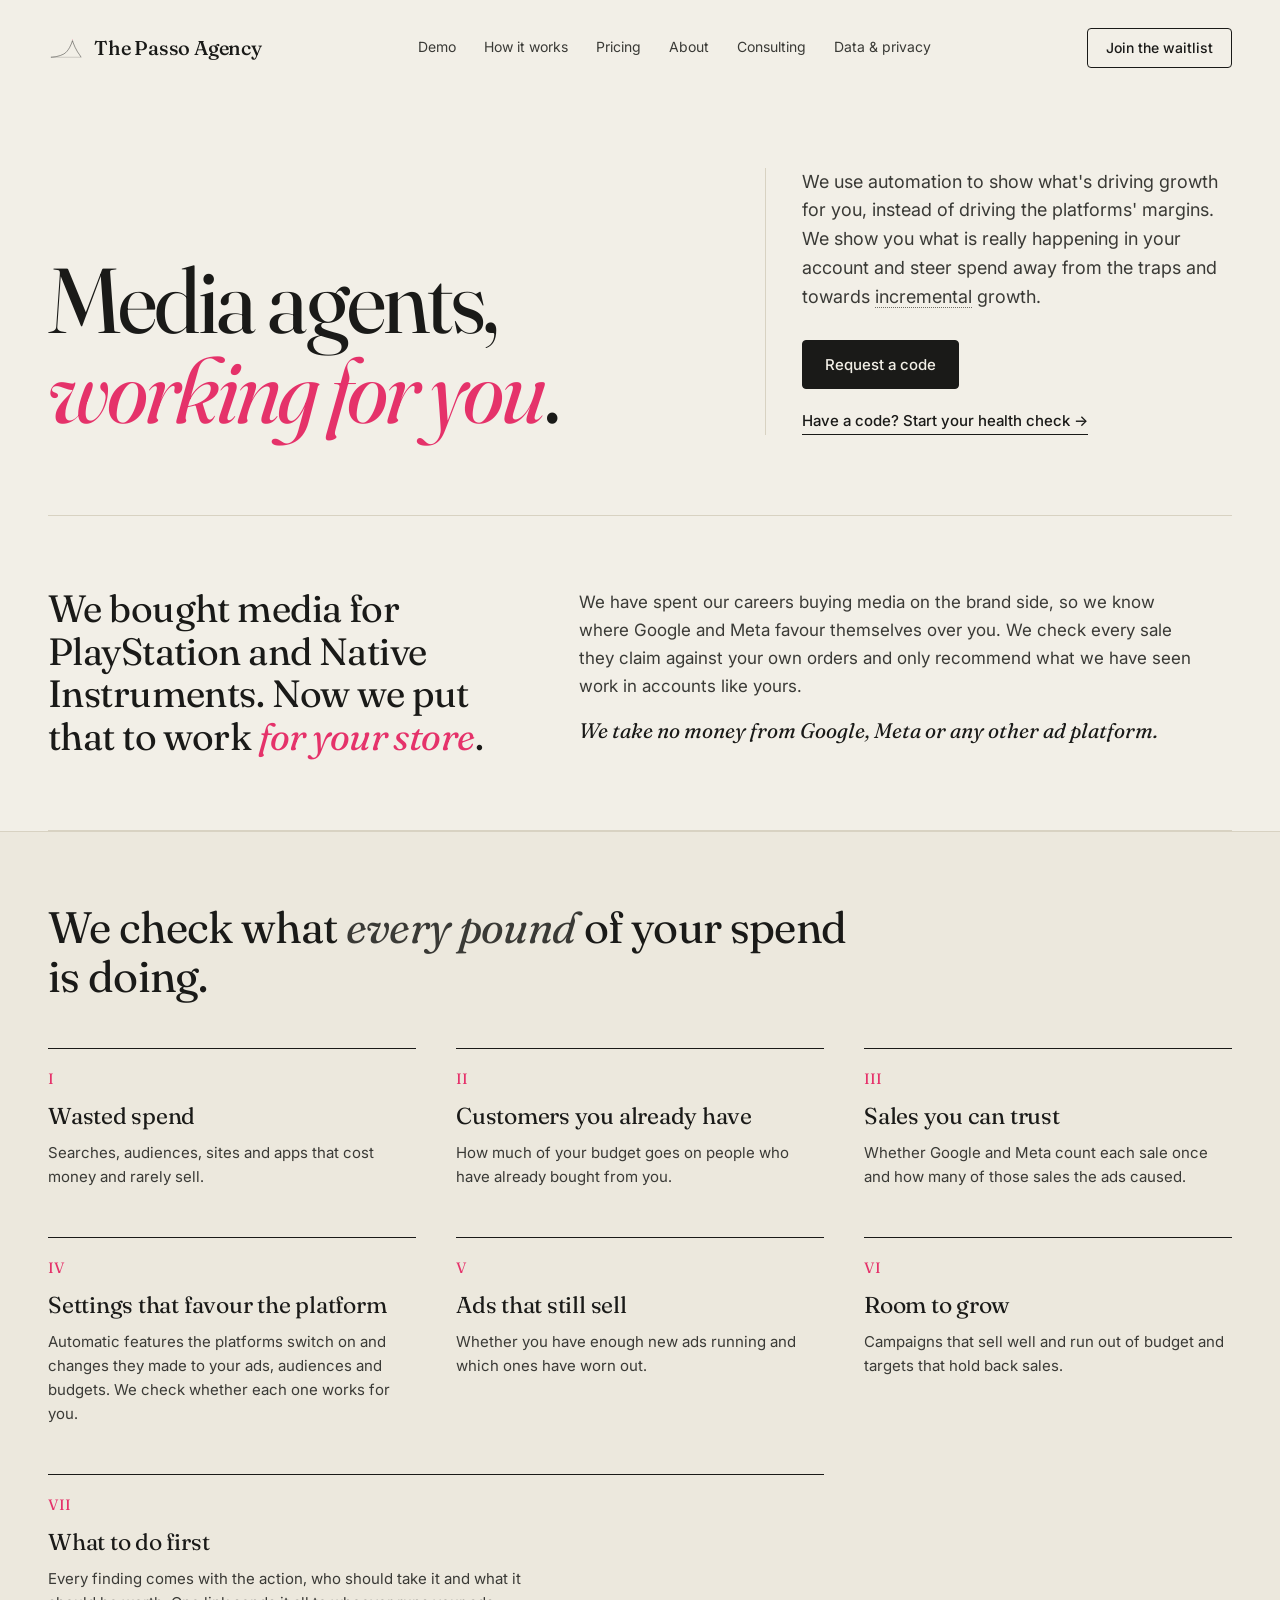
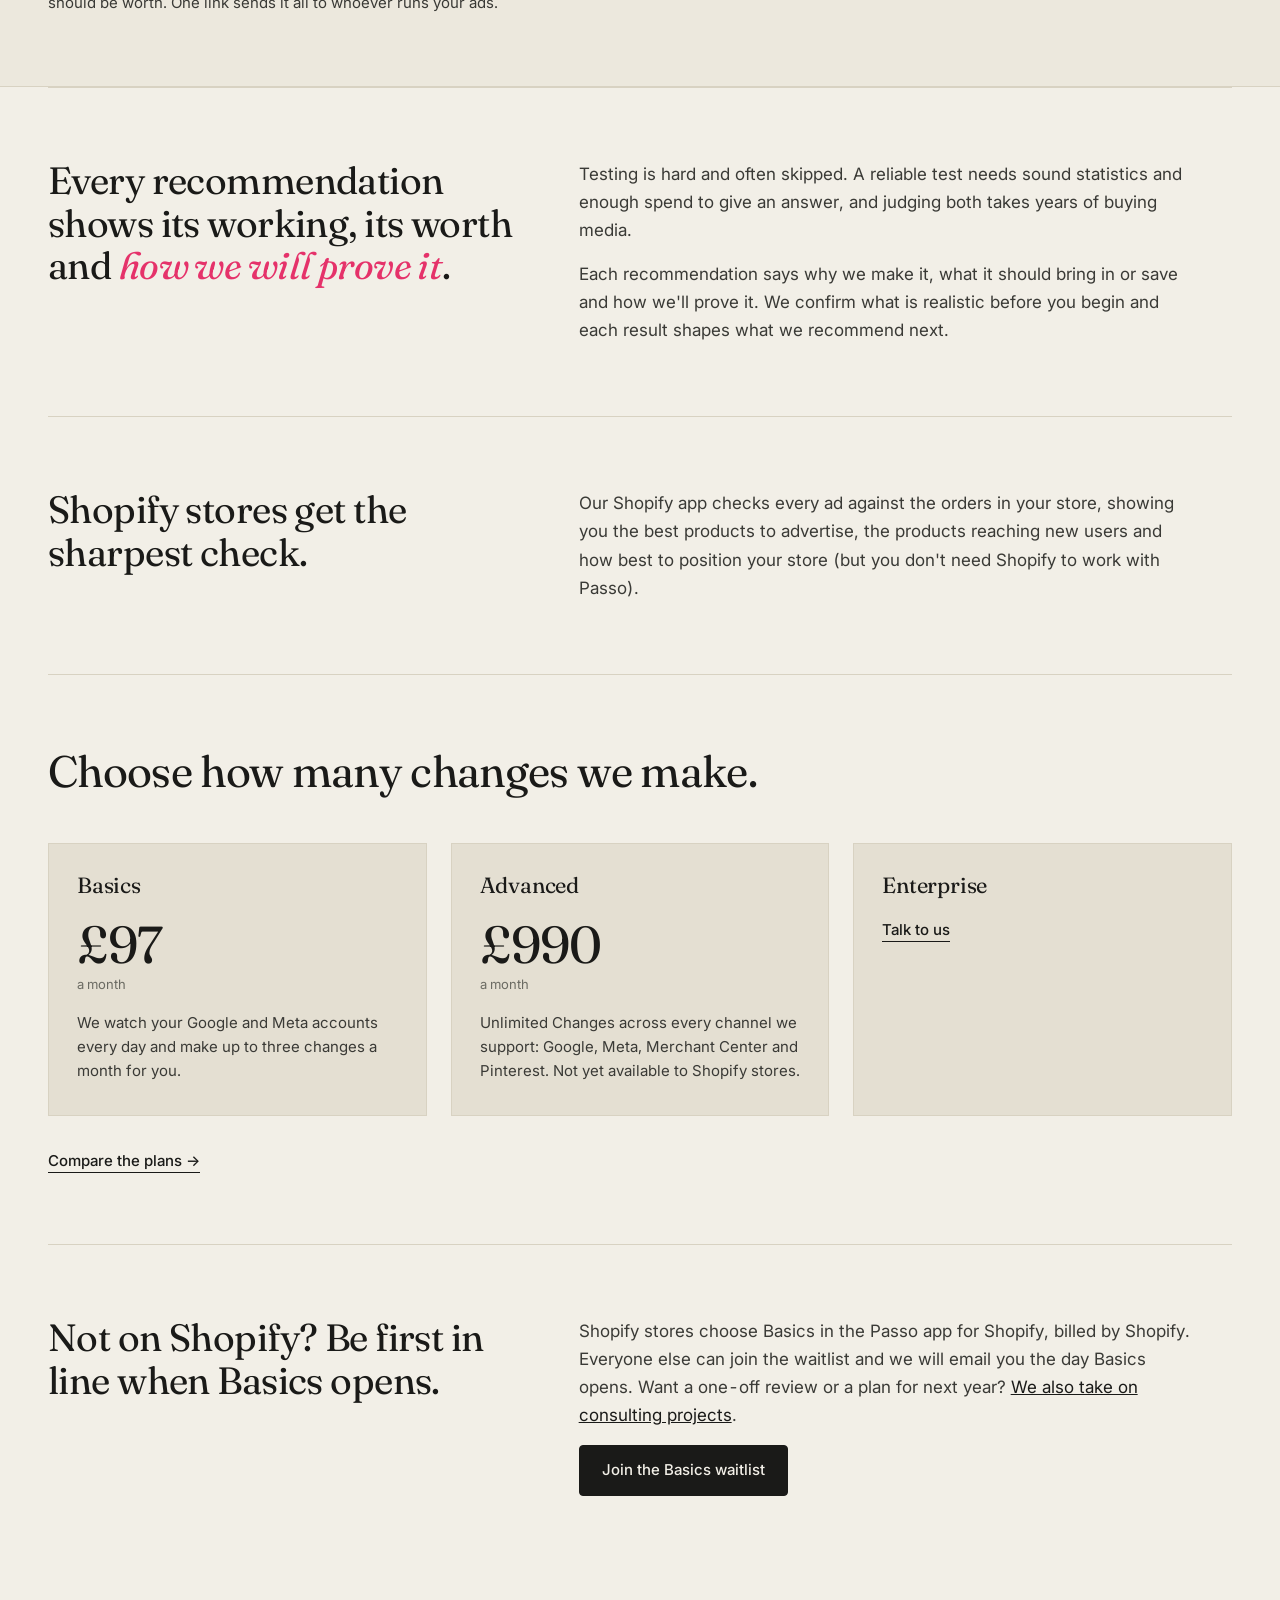
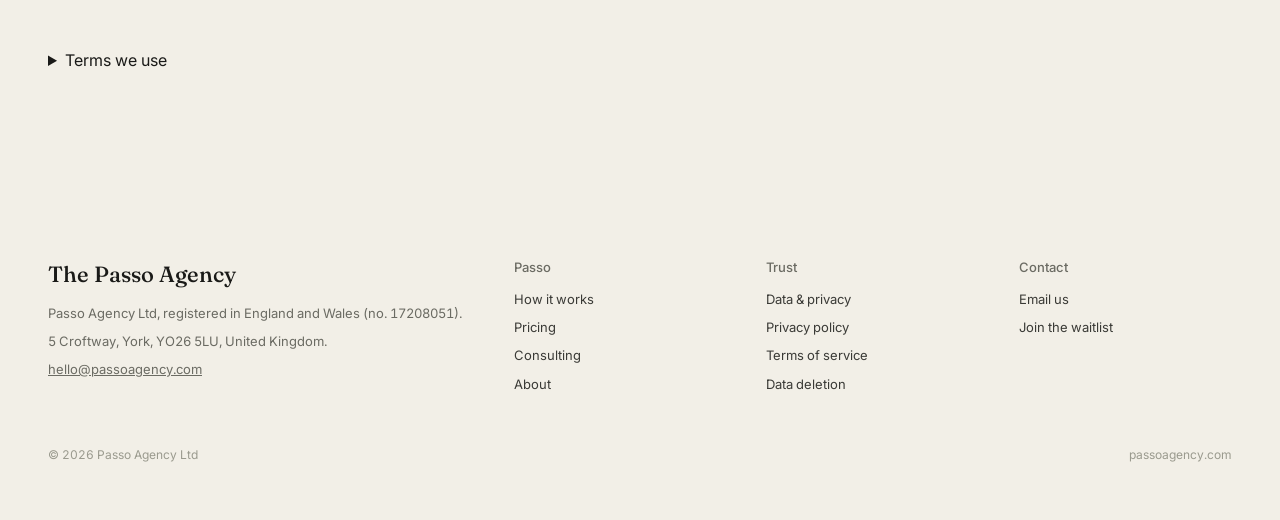
<file: index.html>
<!DOCTYPE html>
<html lang="en-GB">
<head>
  <meta charset="UTF-8" />
  <meta name="viewport" content="width=device-width, initial-scale=1.0" />
  <title>The Passo Agency</title>
  <meta name="description" content="Media agents working for you. We check what every pound of your Google and Meta spend is doing and steer it towards incremental growth." />

  <link rel="icon" type="image/svg+xml" href="data:image/svg+xml,%3Csvg xmlns='http://www.w3.org/2000/svg' viewBox='0 0 200 160' fill='none'%3E%3Cg transform='translate(16,24)'%3E%3Cline x1='120' y1='8' x2='120' y2='18' stroke='%23E5326A' stroke-width='3'/%3E%3Cpath d='M 0 110 C 14 109, 22 108, 32 106 C 46 103, 60 99, 72 92 C 86 84, 96 70, 104 56 C 112 42, 116 30, 120 18 L 124 30 C 130 46, 138 64, 148 80 C 156 92, 162 100, 168 110' stroke='%231A1A18' stroke-width='6' stroke-linejoin='miter' stroke-linecap='butt' fill='none'/%3E%3Cline x1='0' y1='110' x2='168' y2='110' stroke='%231A1A18' stroke-width='3'/%3E%3C/g%3E%3C/svg%3E" />

  <link rel="preconnect" href="https://fonts.googleapis.com" />
  <link rel="preconnect" href="https://fonts.gstatic.com" crossorigin />
  <link href="https://fonts.googleapis.com/css2?family=Fraunces:opsz,wght@9..144,400;9..144,500&family=Inter:wght@400;500;600&display=swap" rel="stylesheet" />

  <link rel="stylesheet" href="/assets/site.css" />
</head>
<body>
  <div class="page">

    <nav class="nav">
      <a class="brand" href="/" aria-label="The Passo Agency home">
        <svg class="brand-mark" viewBox="0 0 200 160" fill="none" xmlns="http://www.w3.org/2000/svg" aria-hidden="true">
          <g transform="translate(16,24)">
            <line x1="120" y1="10" x2="120" y2="16" stroke="#E5326A" stroke-width="1.5"/>
            <path d="M 0 110 C 14 109, 22 108, 32 106 C 46 103, 60 99, 72 92 C 86 84, 96 70, 104 56 C 112 42, 116 30, 120 18 L 124 30 C 130 46, 138 64, 148 80 C 156 92, 162 100, 168 110" stroke="#1A1A18" stroke-width="2.5" stroke-linejoin="miter" stroke-linecap="butt" fill="none"/>
            <line x1="0" y1="110" x2="168" y2="110" stroke="#1A1A18" stroke-width="1"/>
          </g>
        </svg>
        <span>The Passo Agency</span>
      </a>
      <div class="nav-links">
        <a href="https://clients.passoagency.com/demo/health-check">Demo</a>
        <a href="/how-it-works.html">How it works</a>
        <a href="/pricing.html">Pricing</a>
        <a href="/about.html">About</a>
        <a href="/consulting.html">Consulting</a>
        <a href="/data-privacy.html">Data &amp; privacy</a>
      </div>
      <a href="/coming-soon.html" class="nav-cta">Join the waitlist</a>
    </nav>

    <main class="hm">

      <section class="hm-hero">
        <h1 class="hm-title">Media agents, <em>working for you</em>.</h1>
        <div class="hm-hero-side">
          <p class="hm-lede">We use automation to show what's driving growth for you, instead of driving the platforms' margins. We show you what is really happening in your account and steer spend away from the traps and towards <span class="term" title="Sales your ads caused, beyond the sales you would have made anyway.">incremental</span> growth.</p>
          <p class="hm-ctas">
            <a class="btn-primary pr-btn" href="/request-code.html">Request a code</a>
            <a class="hm-link" href="https://clients.passoagency.com/invite">Have a code? Start your health check <span aria-hidden="true">&rarr;</span></a>
          </p>
        </div>
      </section>

      <section class="hm-split">
        <h2>We bought media for PlayStation and Native Instruments. Now we put that to work <em>for your store</em>.</h2>
        <div>
          <p>We have spent our careers buying media on the brand side, so we know where Google and Meta favour themselves over you. We check every sale they claim against your own orders and only recommend what we have seen work in accounts like yours.</p>
          <p class="hm-aside">We take no money from Google, Meta or any other ad platform.</p>
        </div>
      </section>

      <section class="hm-block hm-band">
        <h2 class="hm-block-title">We check what <em>every pound</em> of your spend is doing.</h2>
        <ol class="hm-checks">
          <li><span class="hm-num">I</span><h3>Wasted spend</h3><p>Searches, audiences, sites and apps that cost money and rarely sell.</p></li>
          <li><span class="hm-num">II</span><h3>Customers you already have</h3><p>How much of your budget goes on people who have already bought from you.</p></li>
          <li><span class="hm-num">III</span><h3>Sales you can trust</h3><p>Whether Google and Meta count each sale once and how many of those sales the ads caused.</p></li>
          <li><span class="hm-num">IV</span><h3>Settings that favour the platform</h3><p>Automatic features the platforms switch on and changes they made to your ads, audiences and budgets. We check whether each one works for you.</p></li>
          <li><span class="hm-num">V</span><h3>Ads that still sell</h3><p>Whether you have enough new ads running and which ones have worn out.</p></li>
          <li><span class="hm-num">VI</span><h3>Room to grow</h3><p>Campaigns that sell well and run out of budget and targets that hold back sales.</p></li>
          <li class="hm-checks-last"><span class="hm-num">VII</span><h3>What to do first</h3><p>Every finding comes with the action, who should take it and what it should be worth. One link sends it all to whoever runs your ads.</p></li>
        </ol>
      </section>

      <section class="hm-split">
        <h2>Every recommendation shows its working, its worth and <em>how we will prove it</em>.</h2>
        <div>
          <p>Testing is hard and often skipped. A reliable test needs sound statistics and enough spend to give an answer, and judging both takes years of buying media.</p>
          <p>Each recommendation says why we make it, what it should bring in or save and how we'll prove it. We confirm what is realistic before you begin and each result shapes what we recommend next.</p>
        </div>
      </section>

      <section class="hm-split">
        <h2>Shopify stores get the sharpest check.</h2>
        <div>
          <p>Our Shopify app checks every ad against the orders in your store, showing you the best products to advertise, the products reaching new users and how best to position your store (but you don't need Shopify to work with Passo).</p>
        </div>
      </section>

      <section class="hm-block">
        <h2 class="hm-block-title">Choose how many changes we make.</h2>
        <div class="hm-plans">
          <div class="hm-plan">
            <h3>Basics</h3>
            <p class="hm-price">£97<span>a month</span></p>
            <p>We watch your Google and Meta accounts every day and make up to three changes a month for you.</p>
          </div>
          <div class="hm-plan">
            <h3>Advanced</h3>
            <p class="hm-price">£990<span>a month</span></p>
            <p>Unlimited Changes across every channel we support: Google, Meta, Merchant Center and Pinterest. Not yet available to Shopify stores.</p>
          </div>
          <div class="hm-plan">
            <h3>Enterprise</h3>
            <p><a class="hm-link" href="mailto:hello@passoagency.com?subject=Enterprise">Talk to us</a></p>
          </div>
        </div>
        <p class="hm-more"><a class="hm-link" href="/pricing.html">Compare the plans <span aria-hidden="true">&rarr;</span></a></p>
      </section>

      <section class="hm-split hm-close">
        <h2>Not on Shopify? Be first in line when Basics opens.</h2>
        <div>
          <p>Shopify stores choose Basics in the Passo app for Shopify, billed by Shopify. Everyone else can join the waitlist and we will email you the day Basics opens. Want a one-off review or a plan for next year? <a href="/consulting.html">We also take on consulting projects</a>.</p>
          <p><a class="btn-primary pr-btn" href="/coming-soon.html">Join the Basics waitlist</a></p>
        </div>
      </section>

      <section class="pr-fold">
        <details>
          <summary>Terms we use</summary>
          <dl class="pr-terms">
            <dt>Incremental</dt><dd>Sales your ads caused, beyond the sales you would have made anyway.</dd>
          </dl>
        </details>
      </section>

    </main>

    <footer class="site-foot">
      <div class="foot-grid">
        <div>
          <div class="foot-brand">The Passo Agency</div>
          <div>Passo Agency Ltd, registered in England and Wales (no. 17208051).</div>
          <div style="margin-top: 8px;">5 Croftway, York, YO26 5LU, United Kingdom.</div>
          <div style="margin-top: 8px;"><a href="mailto:hello@passoagency.com">hello@passoagency.com</a></div>
        </div>
        <div class="foot-col">
          <h5>Passo</h5>
          <ul>
            <li><a href="/how-it-works.html">How it works</a></li>
            <li><a href="/pricing.html">Pricing</a></li>
            <li><a href="/consulting.html">Consulting</a></li>
            <li><a href="/about.html">About</a></li>
          </ul>
        </div>
        <div class="foot-col">
          <h5>Trust</h5>
          <ul>
            <li><a href="/data-privacy.html">Data &amp; privacy</a></li>
            <li><a href="/privacy.html">Privacy policy</a></li>
            <li><a href="/terms.html">Terms of service</a></li>
            <li><a href="/data-deletion.html">Data deletion</a></li>
          </ul>
        </div>
        <div class="foot-col">
          <h5>Contact</h5>
          <ul>
            <li><a href="mailto:hello@passoagency.com">Email us</a></li>
            <li><a href="/coming-soon.html">Join the waitlist</a></li>
          </ul>
        </div>
      </div>
      <div class="foot-bottom">
        <div>&copy; 2026 Passo Agency Ltd</div>
        <div>passoagency.com</div>
      </div>
    </footer>

  </div>
</body>
</html>
</file>
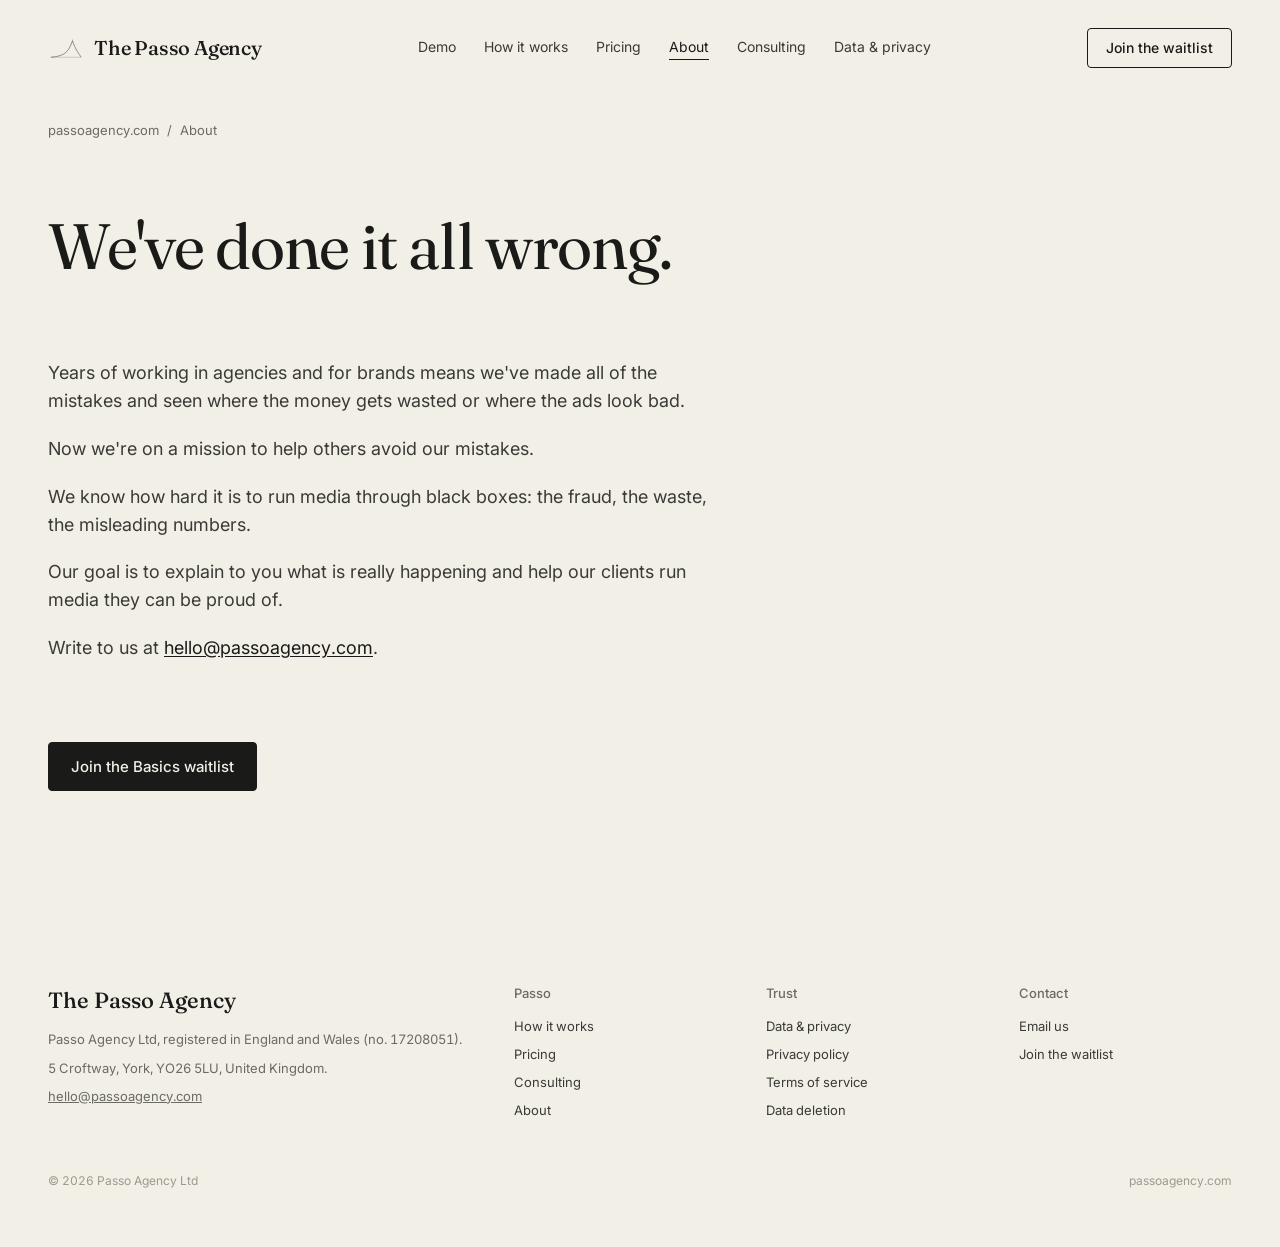
<file: about.html>
<!DOCTYPE html>
<html lang="en-GB">
<head>
  <meta charset="UTF-8" />
  <meta name="viewport" content="width=device-width, initial-scale=1.0" />
  <title>About The Passo Agency</title>
  <meta name="description" content="We have made the mistakes in media buying, so we help our clients avoid them and run media they can be proud of." />

  <link rel="icon" type="image/svg+xml" href="data:image/svg+xml,%3Csvg xmlns='http://www.w3.org/2000/svg' viewBox='0 0 200 160' fill='none'%3E%3Cg transform='translate(16,24)'%3E%3Cline x1='120' y1='8' x2='120' y2='18' stroke='%23E5326A' stroke-width='3'/%3E%3Cpath d='M 0 110 C 14 109, 22 108, 32 106 C 46 103, 60 99, 72 92 C 86 84, 96 70, 104 56 C 112 42, 116 30, 120 18 L 124 30 C 130 46, 138 64, 148 80 C 156 92, 162 100, 168 110' stroke='%231A1A18' stroke-width='6' stroke-linejoin='miter' stroke-linecap='butt' fill='none'/%3E%3Cline x1='0' y1='110' x2='168' y2='110' stroke='%231A1A18' stroke-width='3'/%3E%3C/g%3E%3C/svg%3E" />

  <link rel="preconnect" href="https://fonts.googleapis.com" />
  <link rel="preconnect" href="https://fonts.gstatic.com" crossorigin />
  <link href="https://fonts.googleapis.com/css2?family=Fraunces:opsz,wght@9..144,400;9..144,500&family=Inter:wght@400;500;600&display=swap" rel="stylesheet" />

  <link rel="stylesheet" href="/assets/site.css" />
</head>
<body>
  <div class="page">

    <nav class="nav">
      <a class="brand" href="/" aria-label="The Passo Agency home">
        <svg class="brand-mark" viewBox="0 0 200 160" fill="none" xmlns="http://www.w3.org/2000/svg" aria-hidden="true">
          <g transform="translate(16,24)">
            <line x1="120" y1="10" x2="120" y2="16" stroke="#E5326A" stroke-width="1.5"/>
            <path d="M 0 110 C 14 109, 22 108, 32 106 C 46 103, 60 99, 72 92 C 86 84, 96 70, 104 56 C 112 42, 116 30, 120 18 L 124 30 C 130 46, 138 64, 148 80 C 156 92, 162 100, 168 110" stroke="#1A1A18" stroke-width="2.5" stroke-linejoin="miter" stroke-linecap="butt" fill="none"/>
            <line x1="0" y1="110" x2="168" y2="110" stroke="#1A1A18" stroke-width="1"/>
          </g>
        </svg>
        <span>The Passo Agency</span>
      </a>
      <div class="nav-links">
        <a href="https://clients.passoagency.com/demo/health-check">Demo</a>
        <a href="/how-it-works.html">How it works</a>
        <a href="/pricing.html">Pricing</a>
        <a href="/about.html" class="active">About</a>
        <a href="/consulting.html">Consulting</a>
        <a href="/data-privacy.html">Data &amp; privacy</a>
      </div>
      <a href="/coming-soon.html" class="nav-cta">Join the waitlist</a>
    </nav>

    <div class="crumbs">
      <a href="/">passoagency.com</a><span class="sep">/</span><span>About</span>
    </div>

    <main class="pr pg">

      <h1>We've done it all wrong.</h1>

      <section class="pg-section pg-prose">
        <p>Years of working in agencies and for brands means we've made all of the mistakes and seen where the money gets wasted or where the ads look bad.</p>
        <p>Now we're on a mission to help others avoid our mistakes.</p>
        <p>We know how hard it is to run media through black boxes: the fraud, the waste, the misleading numbers.</p>
        <p>Our goal is to explain to you what is really happening and help our clients run media they can be proud of.</p>
        <p>Write to us at <a href="mailto:hello@passoagency.com">hello@passoagency.com</a>.</p>
      </section>

      <section class="pg-section">
        <p><a class="btn-primary pr-btn" href="/coming-soon.html">Join the Basics waitlist</a></p>
      </section>

    </main>

    <footer class="site-foot">
      <div class="foot-grid">
        <div>
          <div class="foot-brand">The Passo Agency</div>
          <div>Passo Agency Ltd, registered in England and Wales (no. 17208051).</div>
          <div style="margin-top: 8px;">5 Croftway, York, YO26 5LU, United Kingdom.</div>
          <div style="margin-top: 8px;"><a href="mailto:hello@passoagency.com">hello@passoagency.com</a></div>
        </div>
        <div class="foot-col">
          <h5>Passo</h5>
          <ul>
            <li><a href="/how-it-works.html">How it works</a></li>
            <li><a href="/pricing.html">Pricing</a></li>
            <li><a href="/consulting.html">Consulting</a></li>
            <li><a href="/about.html">About</a></li>
          </ul>
        </div>
        <div class="foot-col">
          <h5>Trust</h5>
          <ul>
            <li><a href="/data-privacy.html">Data &amp; privacy</a></li>
            <li><a href="/privacy.html">Privacy policy</a></li>
            <li><a href="/terms.html">Terms of service</a></li>
            <li><a href="/data-deletion.html">Data deletion</a></li>
          </ul>
        </div>
        <div class="foot-col">
          <h5>Contact</h5>
          <ul>
            <li><a href="mailto:hello@passoagency.com">Email us</a></li>
            <li><a href="/coming-soon.html">Join the waitlist</a></li>
          </ul>
        </div>
      </div>
      <div class="foot-bottom">
        <div>&copy; 2026 Passo Agency Ltd</div>
        <div>passoagency.com</div>
      </div>
    </footer>

  </div>
</body>
</html>
</file>
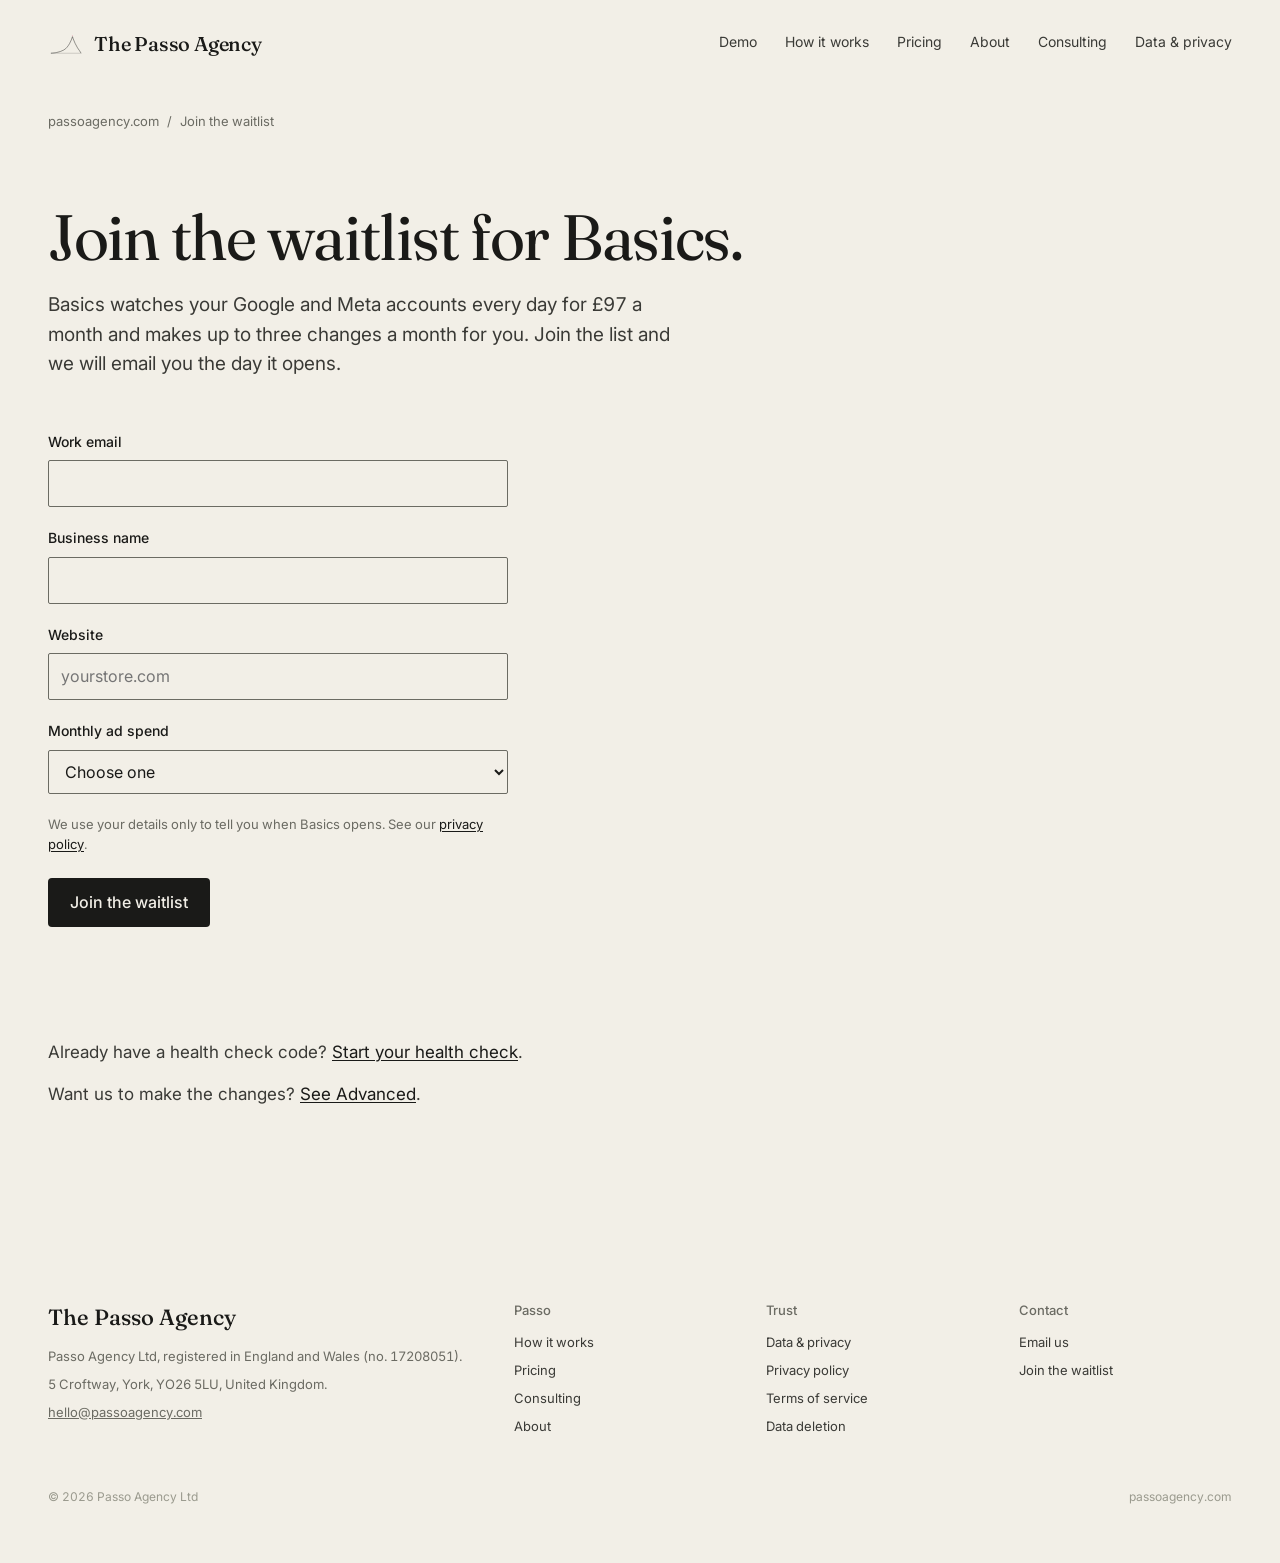
<file: coming-soon.html>
<!DOCTYPE html>
<html lang="en-GB">
<head>
  <meta charset="UTF-8" />
  <meta name="viewport" content="width=device-width, initial-scale=1.0" />
  <title>Join the Basics waitlist</title>
  <meta name="description" content="Join the waitlist for Basics: a monthly check of your Google and Meta accounts for £97 a month." />

  <link rel="icon" type="image/svg+xml" href="data:image/svg+xml,%3Csvg xmlns='http://www.w3.org/2000/svg' viewBox='0 0 200 160' fill='none'%3E%3Cg transform='translate(16,24)'%3E%3Cline x1='120' y1='8' x2='120' y2='18' stroke='%23E5326A' stroke-width='3'/%3E%3Cpath d='M 0 110 C 14 109, 22 108, 32 106 C 46 103, 60 99, 72 92 C 86 84, 96 70, 104 56 C 112 42, 116 30, 120 18 L 124 30 C 130 46, 138 64, 148 80 C 156 92, 162 100, 168 110' stroke='%231A1A18' stroke-width='6' stroke-linejoin='miter' stroke-linecap='butt' fill='none'/%3E%3Cline x1='0' y1='110' x2='168' y2='110' stroke='%231A1A18' stroke-width='3'/%3E%3C/g%3E%3C/svg%3E" />

  <link rel="preconnect" href="https://fonts.googleapis.com" />
  <link rel="preconnect" href="https://fonts.gstatic.com" crossorigin />
  <link href="https://fonts.googleapis.com/css2?family=Fraunces:opsz,wght@9..144,400;9..144,500&family=Inter:wght@400;500;600&display=swap" rel="stylesheet" />

  <link rel="stylesheet" href="/assets/site.css" />
</head>
<body>
  <div class="page">

    <nav class="nav">
      <a class="brand" href="/" aria-label="The Passo Agency home">
        <svg class="brand-mark" viewBox="0 0 200 160" fill="none" xmlns="http://www.w3.org/2000/svg" aria-hidden="true">
          <g transform="translate(16,24)">
            <line x1="120" y1="10" x2="120" y2="16" stroke="#E5326A" stroke-width="1.5"/>
            <path d="M 0 110 C 14 109, 22 108, 32 106 C 46 103, 60 99, 72 92 C 86 84, 96 70, 104 56 C 112 42, 116 30, 120 18 L 124 30 C 130 46, 138 64, 148 80 C 156 92, 162 100, 168 110" stroke="#1A1A18" stroke-width="2.5" stroke-linejoin="miter" stroke-linecap="butt" fill="none"/>
            <line x1="0" y1="110" x2="168" y2="110" stroke="#1A1A18" stroke-width="1"/>
          </g>
        </svg>
        <span>The Passo Agency</span>
      </a>
      <div class="nav-links">
        <a href="https://clients.passoagency.com/demo/health-check">Demo</a>
        <a href="/how-it-works.html">How it works</a>
        <a href="/pricing.html">Pricing</a>
        <a href="/about.html">About</a>
        <a href="/consulting.html">Consulting</a>
        <a href="/data-privacy.html">Data &amp; privacy</a>
      </div>
    </nav>

    <div class="crumbs">
      <a href="/">passoagency.com</a><span class="sep">/</span><span>Join the waitlist</span>
    </div>

    <main class="pr pg">

      <h1>Join the waitlist for Basics.</h1>
      <p class="pr-lede">Basics watches your Google and Meta accounts every day for £97 a month and makes up to three changes a month for you. Join the list and we will email you the day it opens.</p>

      <form class="wl" id="waitlist" action="https://prospects.passoagency.com/api/waitlist" method="post">
        <label for="wl-email">Work email</label>
        <input id="wl-email" name="email" type="email" autocomplete="email" required />
        <label for="wl-business">Business name</label>
        <input id="wl-business" name="business" type="text" autocomplete="organization" />
        <label for="wl-website">Website</label>
        <input id="wl-website" name="website" type="text" inputmode="url" placeholder="yourstore.com" />
        <label for="wl-spend">Monthly ad spend</label>
        <select id="wl-spend" name="monthly_spend">
          <option value="">Choose one</option>
          <option value="under_5k">Under £5,000</option>
          <option value="5k_20k">£5,000 to £20,000</option>
          <option value="20k_50k">£20,000 to £50,000</option>
          <option value="50k_250k">£50,000 to £250,000</option>
          <option value="over_250k">Over £250,000</option>
        </select>
        <div class="wl-hidden" aria-hidden="true"><label for="wl-company-url">Leave this empty</label><input id="wl-company-url" name="company_url" type="text" tabindex="-1" autocomplete="off" /></div>
        <p class="wl-note">We use your details only to tell you when Basics opens. See our <a href="/privacy.html">privacy policy</a>.</p>
        <button class="btn-primary pr-btn" type="submit">Join the waitlist</button>
        <p class="wl-status" id="wl-status" role="status" aria-live="polite"></p>
      </form>

      <p class="wl-done" id="joined">You are on the list. We will email you the day Basics opens.</p>
      <p class="wl-done" id="not-joined">We could not save your details. Please try again or write to <a href="mailto:hello@passoagency.com">hello@passoagency.com</a>.</p>

      <section class="pg-section">
        <p class="pg-text">Already have a health check code? <a href="https://clients.passoagency.com/invite">Start your health check</a>.</p>
        <p class="pg-text">Want us to make the changes? <a href="/pricing.html">See Advanced</a>.</p>
      </section>

    </main>

  <script>
    (function () {
      var form = document.getElementById('waitlist');
      var status = document.getElementById('wl-status');
      form.addEventListener('submit', function (e) {
        e.preventDefault();
        var button = form.querySelector('button');
        button.disabled = true;
        status.textContent = 'Saving';
        var data = {};
        new FormData(form).forEach(function (v, k) { data[k] = v; });
        fetch(form.action, { method: 'POST', headers: { 'content-type': 'application/json' }, body: JSON.stringify(data) })
          .then(function (r) { return r.json().then(function (j) { return r.ok && j.ok; }); })
          .then(function (ok) {
            if (ok) { form.hidden = true; document.getElementById('joined').classList.add('show'); }
            else { status.textContent = 'Please check your email address and try again.'; button.disabled = false; }
          })
          .catch(function () { status.textContent = 'We could not save your details. Please try again.'; button.disabled = false; });
      });
    })();
  </script>

    <footer class="site-foot">
      <div class="foot-grid">
        <div>
          <div class="foot-brand">The Passo Agency</div>
          <div>Passo Agency Ltd, registered in England and Wales (no. 17208051).</div>
          <div style="margin-top: 8px;">5 Croftway, York, YO26 5LU, United Kingdom.</div>
          <div style="margin-top: 8px;"><a href="mailto:hello@passoagency.com">hello@passoagency.com</a></div>
        </div>
        <div class="foot-col">
          <h5>Passo</h5>
          <ul>
            <li><a href="/how-it-works.html">How it works</a></li>
            <li><a href="/pricing.html">Pricing</a></li>
            <li><a href="/consulting.html">Consulting</a></li>
            <li><a href="/about.html">About</a></li>
          </ul>
        </div>
        <div class="foot-col">
          <h5>Trust</h5>
          <ul>
            <li><a href="/data-privacy.html">Data &amp; privacy</a></li>
            <li><a href="/privacy.html">Privacy policy</a></li>
            <li><a href="/terms.html">Terms of service</a></li>
            <li><a href="/data-deletion.html">Data deletion</a></li>
          </ul>
        </div>
        <div class="foot-col">
          <h5>Contact</h5>
          <ul>
            <li><a href="mailto:hello@passoagency.com">Email us</a></li>
            <li><a href="/coming-soon.html">Join the waitlist</a></li>
          </ul>
        </div>
      </div>
      <div class="foot-bottom">
        <div>&copy; 2026 Passo Agency Ltd</div>
        <div>passoagency.com</div>
      </div>
    </footer>

  </div>
</body>
</html>
</file>
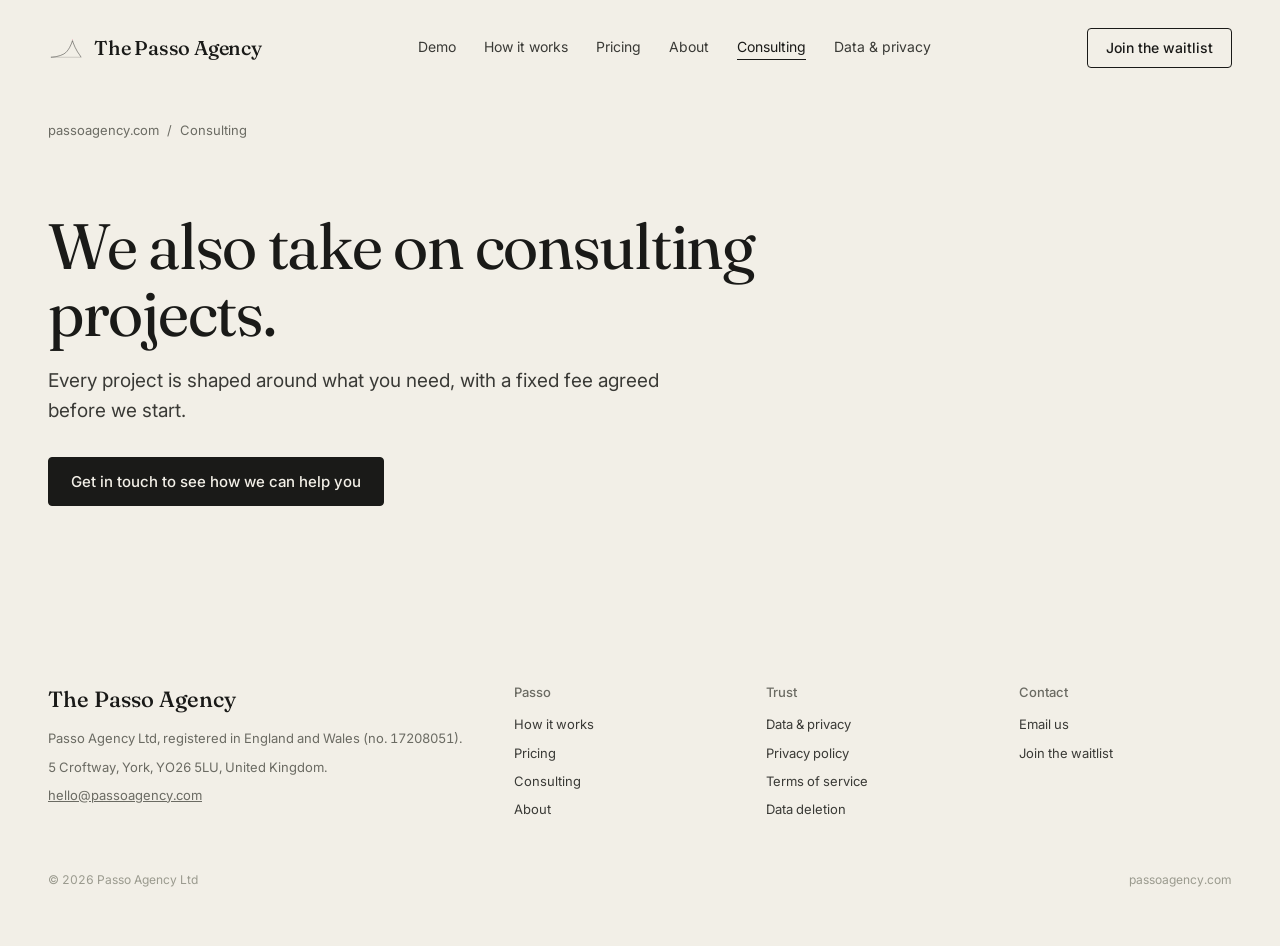
<file: consulting.html>
<!DOCTYPE html>
<html lang="en-GB">
<head>
  <meta charset="UTF-8" />
  <meta name="viewport" content="width=device-width, initial-scale=1.0" />
  <title>Consulting from The Passo Agency</title>
  <meta name="description" content="Consulting projects for advertisers, each shaped around what you need with a fixed fee agreed before we start." />

  <link rel="icon" type="image/svg+xml" href="data:image/svg+xml,%3Csvg xmlns='http://www.w3.org/2000/svg' viewBox='0 0 200 160' fill='none'%3E%3Cg transform='translate(16,24)'%3E%3Cline x1='120' y1='8' x2='120' y2='18' stroke='%23E5326A' stroke-width='3'/%3E%3Cpath d='M 0 110 C 14 109, 22 108, 32 106 C 46 103, 60 99, 72 92 C 86 84, 96 70, 104 56 C 112 42, 116 30, 120 18 L 124 30 C 130 46, 138 64, 148 80 C 156 92, 162 100, 168 110' stroke='%231A1A18' stroke-width='6' stroke-linejoin='miter' stroke-linecap='butt' fill='none'/%3E%3Cline x1='0' y1='110' x2='168' y2='110' stroke='%231A1A18' stroke-width='3'/%3E%3C/g%3E%3C/svg%3E" />

  <link rel="preconnect" href="https://fonts.googleapis.com" />
  <link rel="preconnect" href="https://fonts.gstatic.com" crossorigin />
  <link href="https://fonts.googleapis.com/css2?family=Fraunces:opsz,wght@9..144,400;9..144,500&family=Inter:wght@400;500;600&display=swap" rel="stylesheet" />

  <link rel="stylesheet" href="/assets/site.css" />
</head>
<body>
  <div class="page">

    <nav class="nav">
      <a class="brand" href="/" aria-label="The Passo Agency home">
        <svg class="brand-mark" viewBox="0 0 200 160" fill="none" xmlns="http://www.w3.org/2000/svg" aria-hidden="true">
          <g transform="translate(16,24)">
            <line x1="120" y1="10" x2="120" y2="16" stroke="#E5326A" stroke-width="1.5"/>
            <path d="M 0 110 C 14 109, 22 108, 32 106 C 46 103, 60 99, 72 92 C 86 84, 96 70, 104 56 C 112 42, 116 30, 120 18 L 124 30 C 130 46, 138 64, 148 80 C 156 92, 162 100, 168 110" stroke="#1A1A18" stroke-width="2.5" stroke-linejoin="miter" stroke-linecap="butt" fill="none"/>
            <line x1="0" y1="110" x2="168" y2="110" stroke="#1A1A18" stroke-width="1"/>
          </g>
        </svg>
        <span>The Passo Agency</span>
      </a>
      <div class="nav-links">
        <a href="https://clients.passoagency.com/demo/health-check">Demo</a>
        <a href="/how-it-works.html">How it works</a>
        <a href="/pricing.html">Pricing</a>
        <a href="/about.html">About</a>
        <a href="/consulting.html" class="active">Consulting</a>
        <a href="/data-privacy.html">Data &amp; privacy</a>
      </div>
      <a href="/coming-soon.html" class="nav-cta">Join the waitlist</a>
    </nav>

    <div class="crumbs">
      <a href="/">passoagency.com</a><span class="sep">/</span><span>Consulting</span>
    </div>

    <main class="pr pg">

      <h1>We also take on consulting projects.</h1>
      <p class="pr-lede">Every project is shaped around what you need, with a fixed fee agreed before we start.</p>
      <p class="pg-ctas"><a class="btn-primary pr-btn" href="mailto:hello@passoagency.com?subject=Consulting">Get in touch to see how we can help you</a></p>

    </main>

    <footer class="site-foot">
      <div class="foot-grid">
        <div>
          <div class="foot-brand">The Passo Agency</div>
          <div>Passo Agency Ltd, registered in England and Wales (no. 17208051).</div>
          <div style="margin-top: 8px;">5 Croftway, York, YO26 5LU, United Kingdom.</div>
          <div style="margin-top: 8px;"><a href="mailto:hello@passoagency.com">hello@passoagency.com</a></div>
        </div>
        <div class="foot-col">
          <h5>Passo</h5>
          <ul>
            <li><a href="/how-it-works.html">How it works</a></li>
            <li><a href="/pricing.html">Pricing</a></li>
            <li><a href="/consulting.html">Consulting</a></li>
            <li><a href="/about.html">About</a></li>
          </ul>
        </div>
        <div class="foot-col">
          <h5>Trust</h5>
          <ul>
            <li><a href="/data-privacy.html">Data &amp; privacy</a></li>
            <li><a href="/privacy.html">Privacy policy</a></li>
            <li><a href="/terms.html">Terms of service</a></li>
            <li><a href="/data-deletion.html">Data deletion</a></li>
          </ul>
        </div>
        <div class="foot-col">
          <h5>Contact</h5>
          <ul>
            <li><a href="mailto:hello@passoagency.com">Email us</a></li>
            <li><a href="/coming-soon.html">Join the waitlist</a></li>
          </ul>
        </div>
      </div>
      <div class="foot-bottom">
        <div>&copy; 2026 Passo Agency Ltd</div>
        <div>passoagency.com</div>
      </div>
    </footer>

  </div>
</body>
</html>
</file>
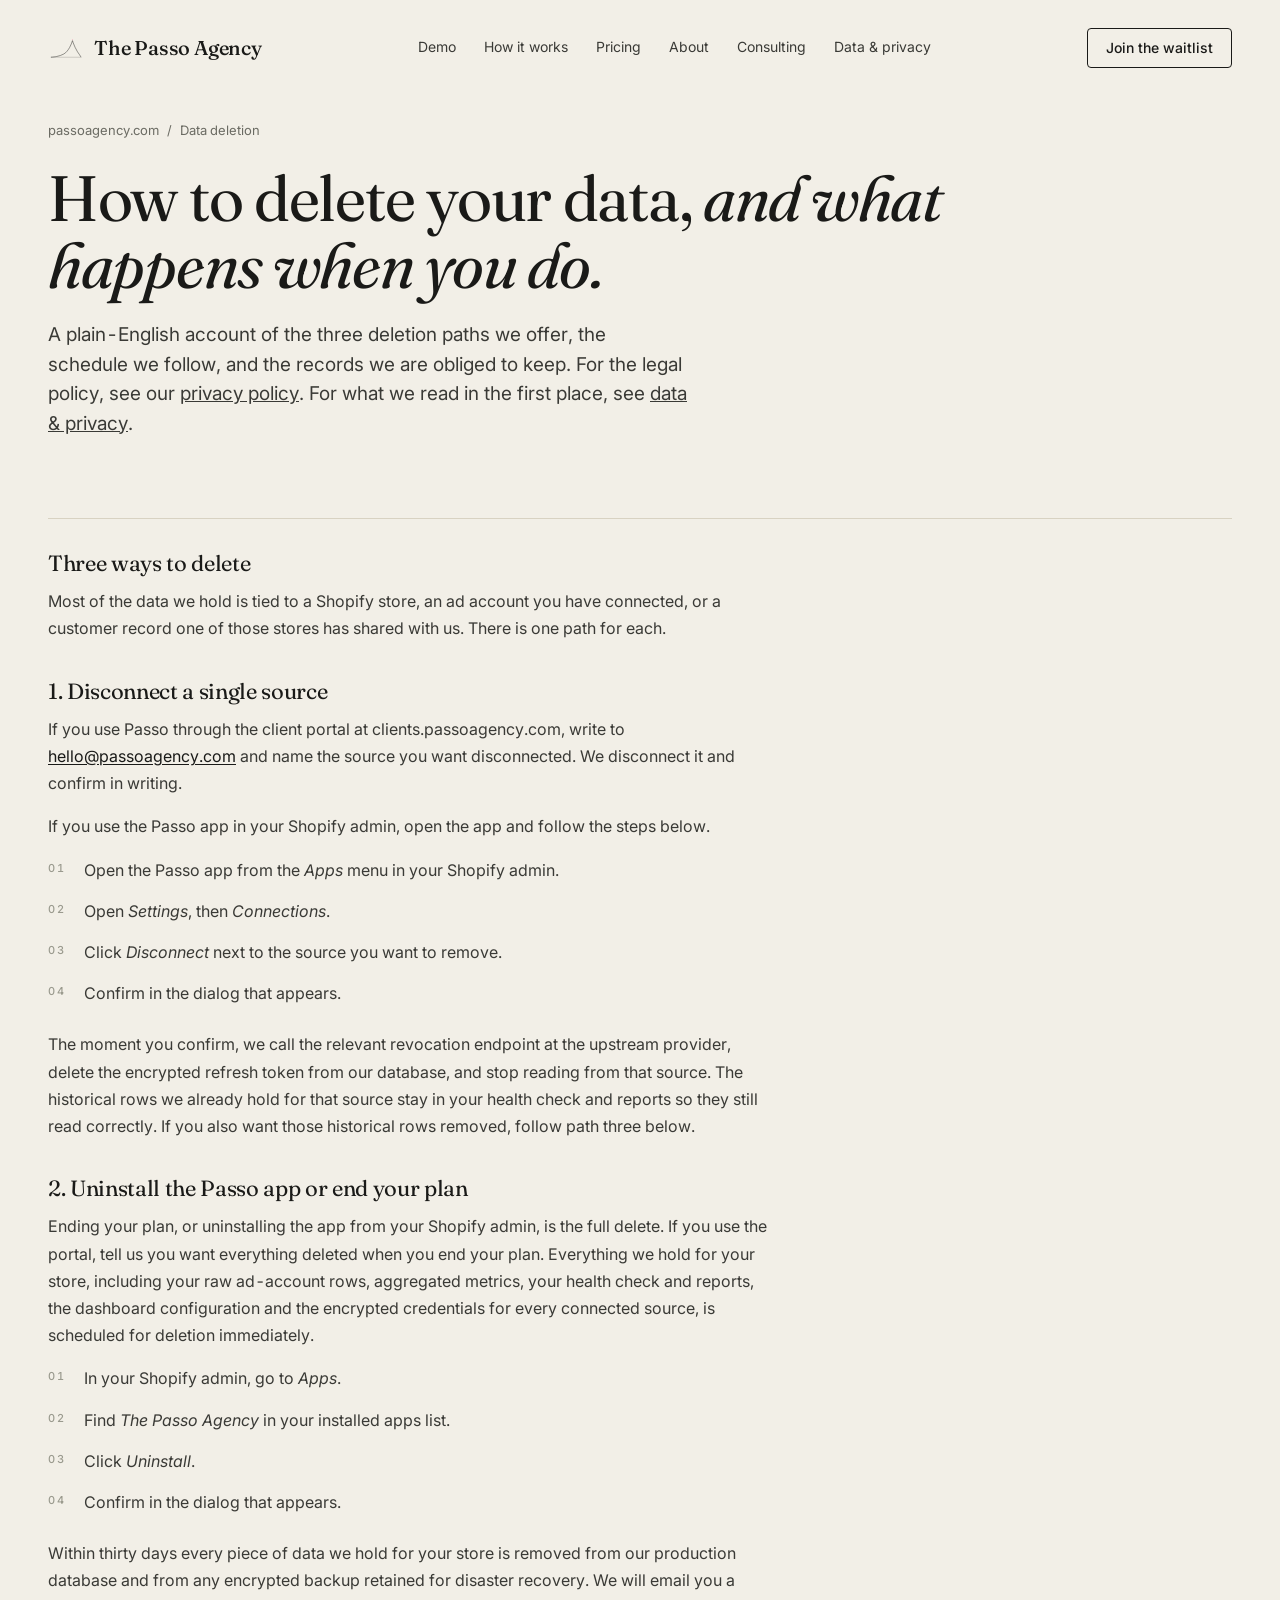
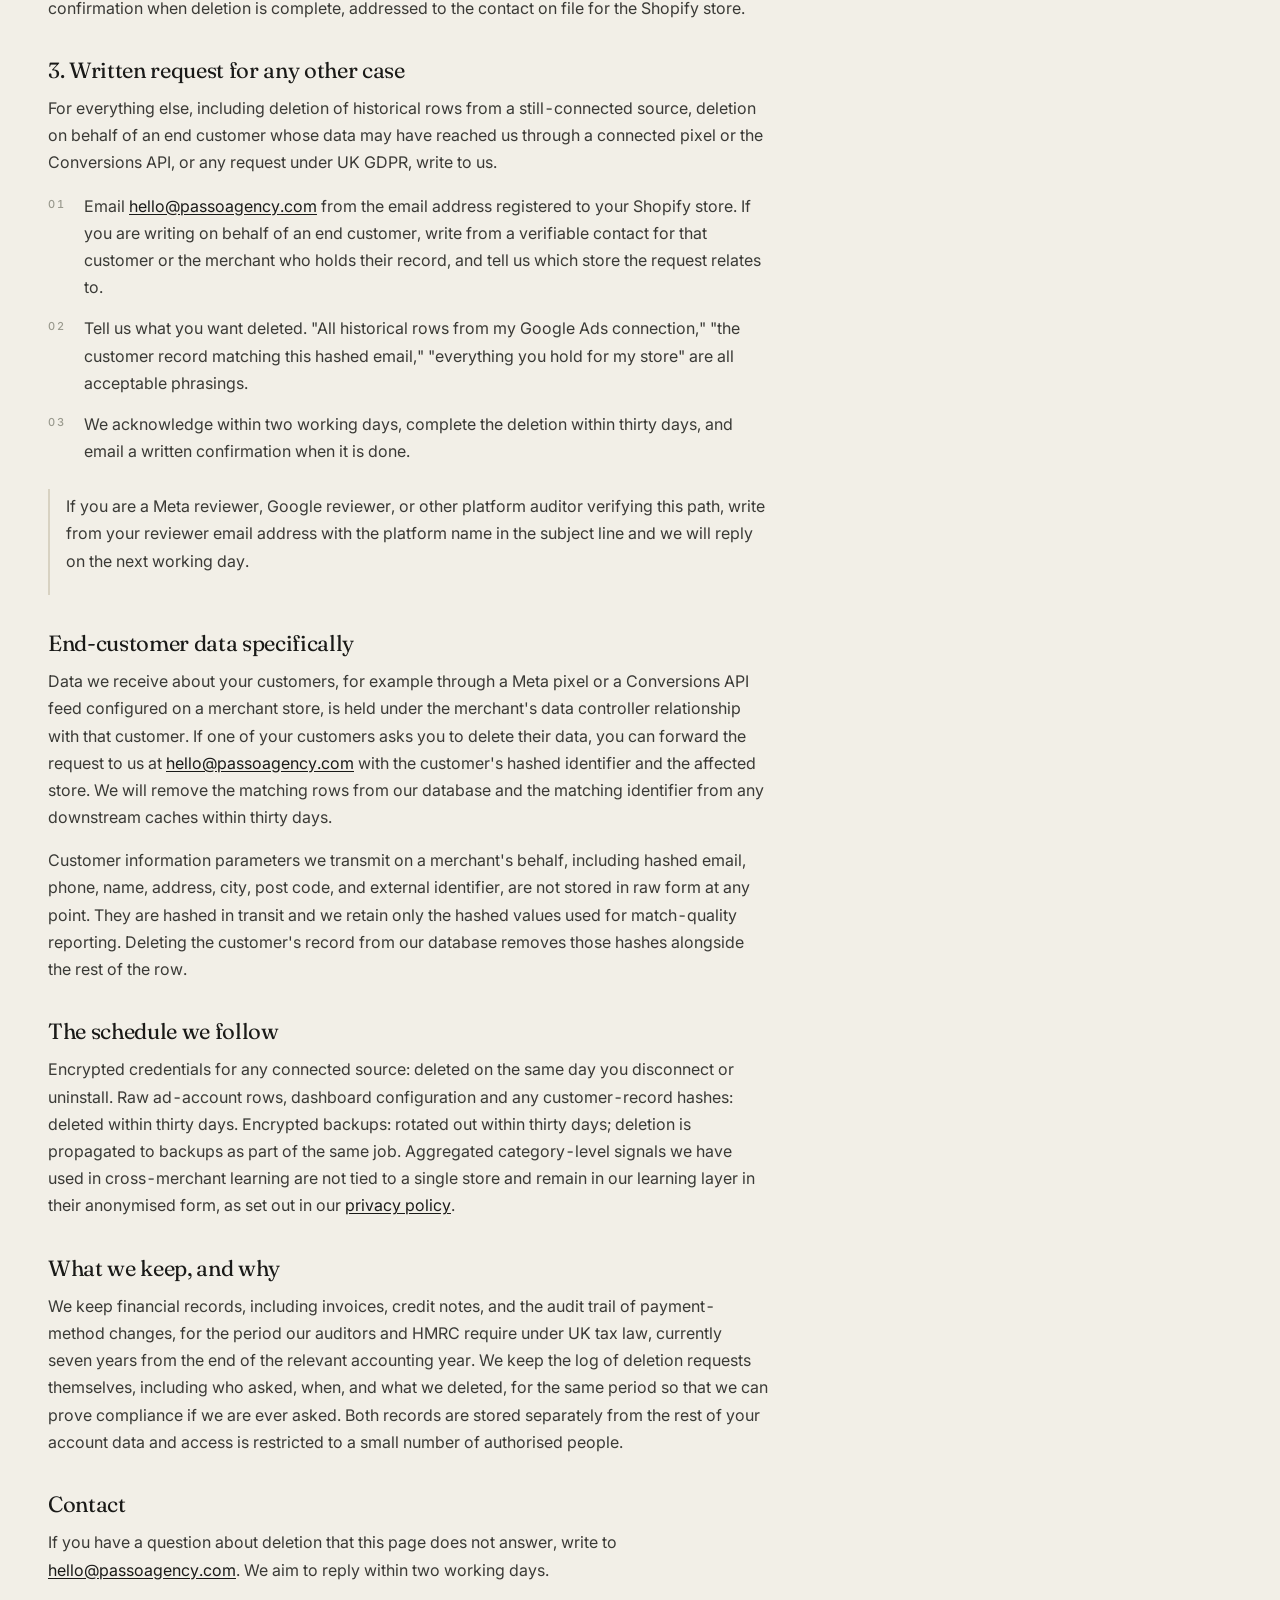
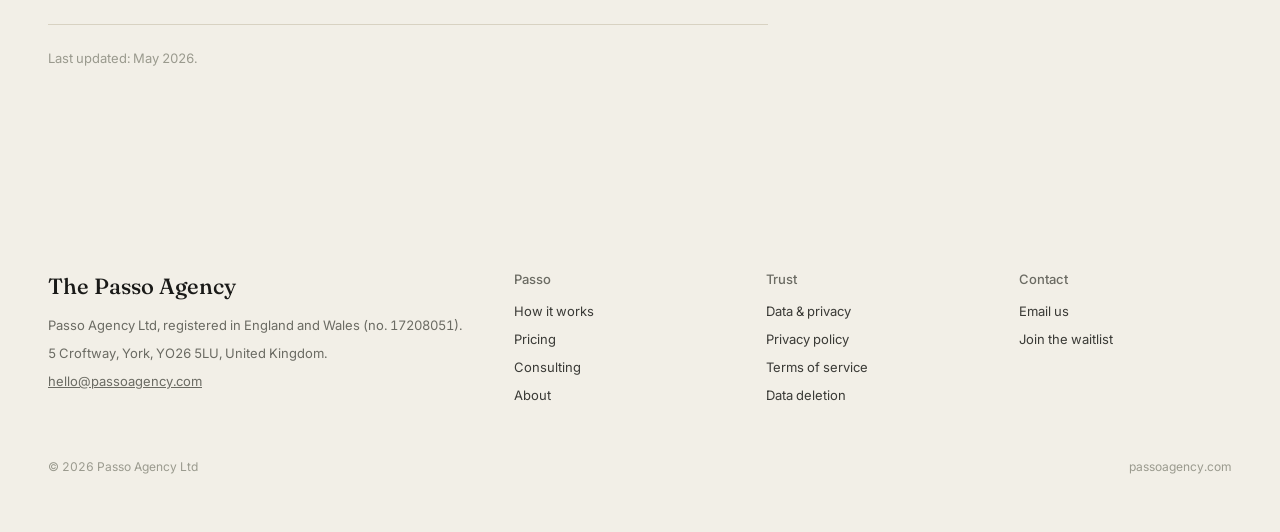
<file: data-deletion.html>
<!DOCTYPE html>
<html lang="en">
<head>
  <meta charset="UTF-8" />
  <meta name="viewport" content="width=device-width, initial-scale=1.0" />
  <title>Data deletion &middot; The Passo Agency</title>
  <meta name="description" content="How to delete your data from The Passo Agency. Self-service from the dashboard, written request by email, and the schedule we follow." />

  <link rel="icon" type="image/svg+xml" href="data:image/svg+xml,%3Csvg xmlns='http://www.w3.org/2000/svg' viewBox='0 0 200 160' fill='none'%3E%3Cg transform='translate(16,24)'%3E%3Cline x1='120' y1='8' x2='120' y2='18' stroke='%23E5326A' stroke-width='3'/%3E%3Cpath d='M 0 110 C 14 109, 22 108, 32 106 C 46 103, 60 99, 72 92 C 86 84, 96 70, 104 56 C 112 42, 116 30, 120 18 L 124 30 C 130 46, 138 64, 148 80 C 156 92, 162 100, 168 110' stroke='%231A1A18' stroke-width='6' stroke-linejoin='miter' stroke-linecap='butt' fill='none'/%3E%3Cline x1='0' y1='110' x2='168' y2='110' stroke='%231A1A18' stroke-width='3'/%3E%3C/g%3E%3C/svg%3E" />

  <link rel="preconnect" href="https://fonts.googleapis.com" />
  <link rel="preconnect" href="https://fonts.gstatic.com" crossorigin />
  <link href="https://fonts.googleapis.com/css2?family=Fraunces:opsz,wght@9..144,400;9..144,500&family=Inter:wght@400;500;600&display=swap" rel="stylesheet" />

  <link rel="stylesheet" href="/assets/site.css" />
  <style>
    .legal-wrap { max-width: 720px; padding: 8px 0 32px; }
    .legal-wrap h2 {
      font-size: 22px;
      margin: 36px 0 12px;
    }
    .legal-wrap h2:first-of-type { margin-top: 24px; }
    .legal-wrap p, .legal-wrap li {
      font-size: 16px;
      line-height: 1.7;
      color: var(--ink-body);
    }
    .legal-wrap ul { padding-left: 22px; margin: 0 0 16px; }
    .legal-wrap li { margin-bottom: 6px; }
    .legal-wrap a { color: var(--ink-primary); text-decoration: underline; text-underline-offset: 2px; }
    .legal-wrap .updated {
      font-size: 13px;
      color: var(--ink-label);
      margin-top: 40px;
      padding-top: 22px;
      border-top: 1px solid var(--paper-rule);
    }
    .legal-wrap .steps {
      counter-reset: step;
      list-style: none;
      padding-left: 0;
      margin: 8px 0 24px;
    }
    .legal-wrap .steps li {
      counter-increment: step;
      position: relative;
      padding-left: 36px;
      margin-bottom: 14px;
    }
    .legal-wrap .steps li::before {
      content: counter(step, decimal-leading-zero);
      position: absolute;
      left: 0;
      top: 2px;
      font-family: 'Inter', sans-serif;
      font-size: 11px;
      font-weight: 500;
      letter-spacing: 0.16em;
      color: var(--ink-label);
    }
    .legal-wrap .note {
      border-left: 2px solid var(--paper-rule);
      padding: 4px 0 4px 16px;
      margin: 16px 0 20px;
      color: var(--ink-2);
    }
  </style>
</head>
<body>
  <div class="page">

    <nav class="nav">
      <a class="brand" href="/" aria-label="The Passo Agency home">
        <svg class="brand-mark" viewBox="0 0 200 160" fill="none" xmlns="http://www.w3.org/2000/svg" aria-hidden="true">
          <g transform="translate(16,24)">
            <line x1="120" y1="10" x2="120" y2="16" stroke="#E5326A" stroke-width="1.5"/>
            <path d="M 0 110 C 14 109, 22 108, 32 106 C 46 103, 60 99, 72 92 C 86 84, 96 70, 104 56 C 112 42, 116 30, 120 18 L 124 30 C 130 46, 138 64, 148 80 C 156 92, 162 100, 168 110" stroke="#1A1A18" stroke-width="2.5" stroke-linejoin="miter" stroke-linecap="butt" fill="none"/>
            <line x1="0" y1="110" x2="168" y2="110" stroke="#1A1A18" stroke-width="1"/>
          </g>
        </svg>
        <span>The Passo Agency</span>
      </a>
      <div class="nav-links">
        <a href="https://clients.passoagency.com/demo/health-check">Demo</a>
        <a href="/how-it-works.html">How it works</a>
        <a href="/pricing.html">Pricing</a>
        <a href="/about.html">About</a>
        <a href="/consulting.html">Consulting</a>
        <a href="/data-privacy.html">Data &amp; privacy</a>
      </div>
      <a href="/coming-soon.html" class="nav-cta">Join the waitlist</a>
    </nav>

    <div class="crumbs">
      <a href="/">passoagency.com</a><span class="sep">/</span><span>Data deletion</span>
    </div>

    <header class="hero hero-interior">
      <h1>How to delete your data, <em>and what happens when you do.</em></h1>
      <p class="hero-sub">A plain-English account of the three deletion paths we offer, the schedule we follow, and the records we are obliged to keep. For the legal policy, see our <a href="/privacy.html">privacy policy</a>. For what we read in the first place, see <a href="/data-privacy.html">data &amp; privacy</a>.</p>
    </header>

    <article class="legal-wrap">

      <h2>Three ways to delete</h2>
      <p>Most of the data we hold is tied to a Shopify store, an ad account you have connected, or a customer record one of those stores has shared with us. There is one path for each.</p>

      <h2>1. Disconnect a single source</h2>
      <p>If you use Passo through the client portal at clients.passoagency.com, write to <a href="mailto:hello@passoagency.com">hello@passoagency.com</a> and name the source you want disconnected. We disconnect it and confirm in writing.</p>
      <p>If you use the Passo app in your Shopify admin, open the app and follow the steps below.</p>
      <ol class="steps">
        <li>Open the Passo app from the <em>Apps</em> menu in your Shopify admin.</li>
        <li>Open <em>Settings</em>, then <em>Connections</em>.</li>
        <li>Click <em>Disconnect</em> next to the source you want to remove.</li>
        <li>Confirm in the dialog that appears.</li>
      </ol>
      <p>The moment you confirm, we call the relevant revocation endpoint at the upstream provider, delete the encrypted refresh token from our database, and stop reading from that source. The historical rows we already hold for that source stay in your health check and reports so they still read correctly. If you also want those historical rows removed, follow path three below.</p>

      <h2>2. Uninstall the Passo app or end your plan</h2>
      <p>Ending your plan, or uninstalling the app from your Shopify admin, is the full delete. If you use the portal, tell us you want everything deleted when you end your plan. Everything we hold for your store, including your raw ad-account rows, aggregated metrics, your health check and reports, the dashboard configuration and the encrypted credentials for every connected source, is scheduled for deletion immediately.</p>
      <ol class="steps">
        <li>In your Shopify admin, go to <em>Apps</em>.</li>
        <li>Find <em>The Passo Agency</em> in your installed apps list.</li>
        <li>Click <em>Uninstall</em>.</li>
        <li>Confirm in the dialog that appears.</li>
      </ol>
      <p>Within thirty days every piece of data we hold for your store is removed from our production database and from any encrypted backup retained for disaster recovery. We will email you a confirmation when deletion is complete, addressed to the contact on file for the Shopify store.</p>
      <h2>3. Written request for any other case</h2>
      <p>For everything else, including deletion of historical rows from a still-connected source, deletion on behalf of an end customer whose data may have reached us through a connected pixel or the Conversions API, or any request under UK GDPR, write to us.</p>
      <ol class="steps">
        <li>Email <a href="mailto:hello@passoagency.com">hello@passoagency.com</a> from the email address registered to your Shopify store. If you are writing on behalf of an end customer, write from a verifiable contact for that customer or the merchant who holds their record, and tell us which store the request relates to.</li>
        <li>Tell us what you want deleted. "All historical rows from my Google Ads connection," "the customer record matching this hashed email," "everything you hold for my store" are all acceptable phrasings.</li>
        <li>We acknowledge within two working days, complete the deletion within thirty days, and email a written confirmation when it is done.</li>
      </ol>
      <div class="note">
        <p>If you are a Meta reviewer, Google reviewer, or other platform auditor verifying this path, write from your reviewer email address with the platform name in the subject line and we will reply on the next working day.</p>
      </div>

      <h2>End-customer data specifically</h2>
      <p>Data we receive about your customers, for example through a Meta pixel or a Conversions API feed configured on a merchant store, is held under the merchant's data controller relationship with that customer. If one of your customers asks you to delete their data, you can forward the request to us at <a href="mailto:hello@passoagency.com">hello@passoagency.com</a> with the customer's hashed identifier and the affected store. We will remove the matching rows from our database and the matching identifier from any downstream caches within thirty days.</p>
      <p>Customer information parameters we transmit on a merchant's behalf, including hashed email, phone, name, address, city, post code, and external identifier, are not stored in raw form at any point. They are hashed in transit and we retain only the hashed values used for match-quality reporting. Deleting the customer's record from our database removes those hashes alongside the rest of the row.</p>

      <h2>The schedule we follow</h2>
      <p>Encrypted credentials for any connected source: deleted on the same day you disconnect or uninstall. Raw ad-account rows, dashboard configuration and any customer-record hashes: deleted within thirty days. Encrypted backups: rotated out within thirty days; deletion is propagated to backups as part of the same job. Aggregated category-level signals we have used in cross-merchant learning are not tied to a single store and remain in our learning layer in their anonymised form, as set out in our <a href="/privacy.html">privacy policy</a>.</p>

      <h2>What we keep, and why</h2>
      <p>We keep financial records, including invoices, credit notes, and the audit trail of payment-method changes, for the period our auditors and HMRC require under UK tax law, currently seven years from the end of the relevant accounting year. We keep the log of deletion requests themselves, including who asked, when, and what we deleted, for the same period so that we can prove compliance if we are ever asked. Both records are stored separately from the rest of your account data and access is restricted to a small number of authorised people.</p>

      <h2>Contact</h2>
      <p>If you have a question about deletion that this page does not answer, write to <a href="mailto:hello@passoagency.com">hello@passoagency.com</a>. We aim to reply within two working days.</p>

      <p class="updated">Last updated: May 2026.</p>
    </article>

    <footer class="site-foot">
      <div class="foot-grid">
        <div>
          <div class="foot-brand">The Passo Agency</div>
          <div>Passo Agency Ltd, registered in England and Wales (no. 17208051).</div>
          <div style="margin-top: 8px;">5 Croftway, York, YO26 5LU, United Kingdom.</div>
          <div style="margin-top: 8px;"><a href="mailto:hello@passoagency.com">hello@passoagency.com</a></div>
        </div>
        <div class="foot-col">
          <h5>Passo</h5>
          <ul>
            <li><a href="/how-it-works.html">How it works</a></li>
            <li><a href="/pricing.html">Pricing</a></li>
            <li><a href="/consulting.html">Consulting</a></li>
            <li><a href="/about.html">About</a></li>
          </ul>
        </div>
        <div class="foot-col">
          <h5>Trust</h5>
          <ul>
            <li><a href="/data-privacy.html">Data &amp; privacy</a></li>
            <li><a href="/privacy.html">Privacy policy</a></li>
            <li><a href="/terms.html">Terms of service</a></li>
            <li><a href="/data-deletion.html">Data deletion</a></li>
          </ul>
        </div>
        <div class="foot-col">
          <h5>Contact</h5>
          <ul>
            <li><a href="mailto:hello@passoagency.com">Email us</a></li>
            <li><a href="/coming-soon.html">Join the waitlist</a></li>
          </ul>
        </div>
      </div>
      <div class="foot-bottom">
        <div>&copy; 2026 Passo Agency Ltd</div>
        <div>passoagency.com</div>
      </div>
    </footer>

  </div>
</body>
</html>
</file>
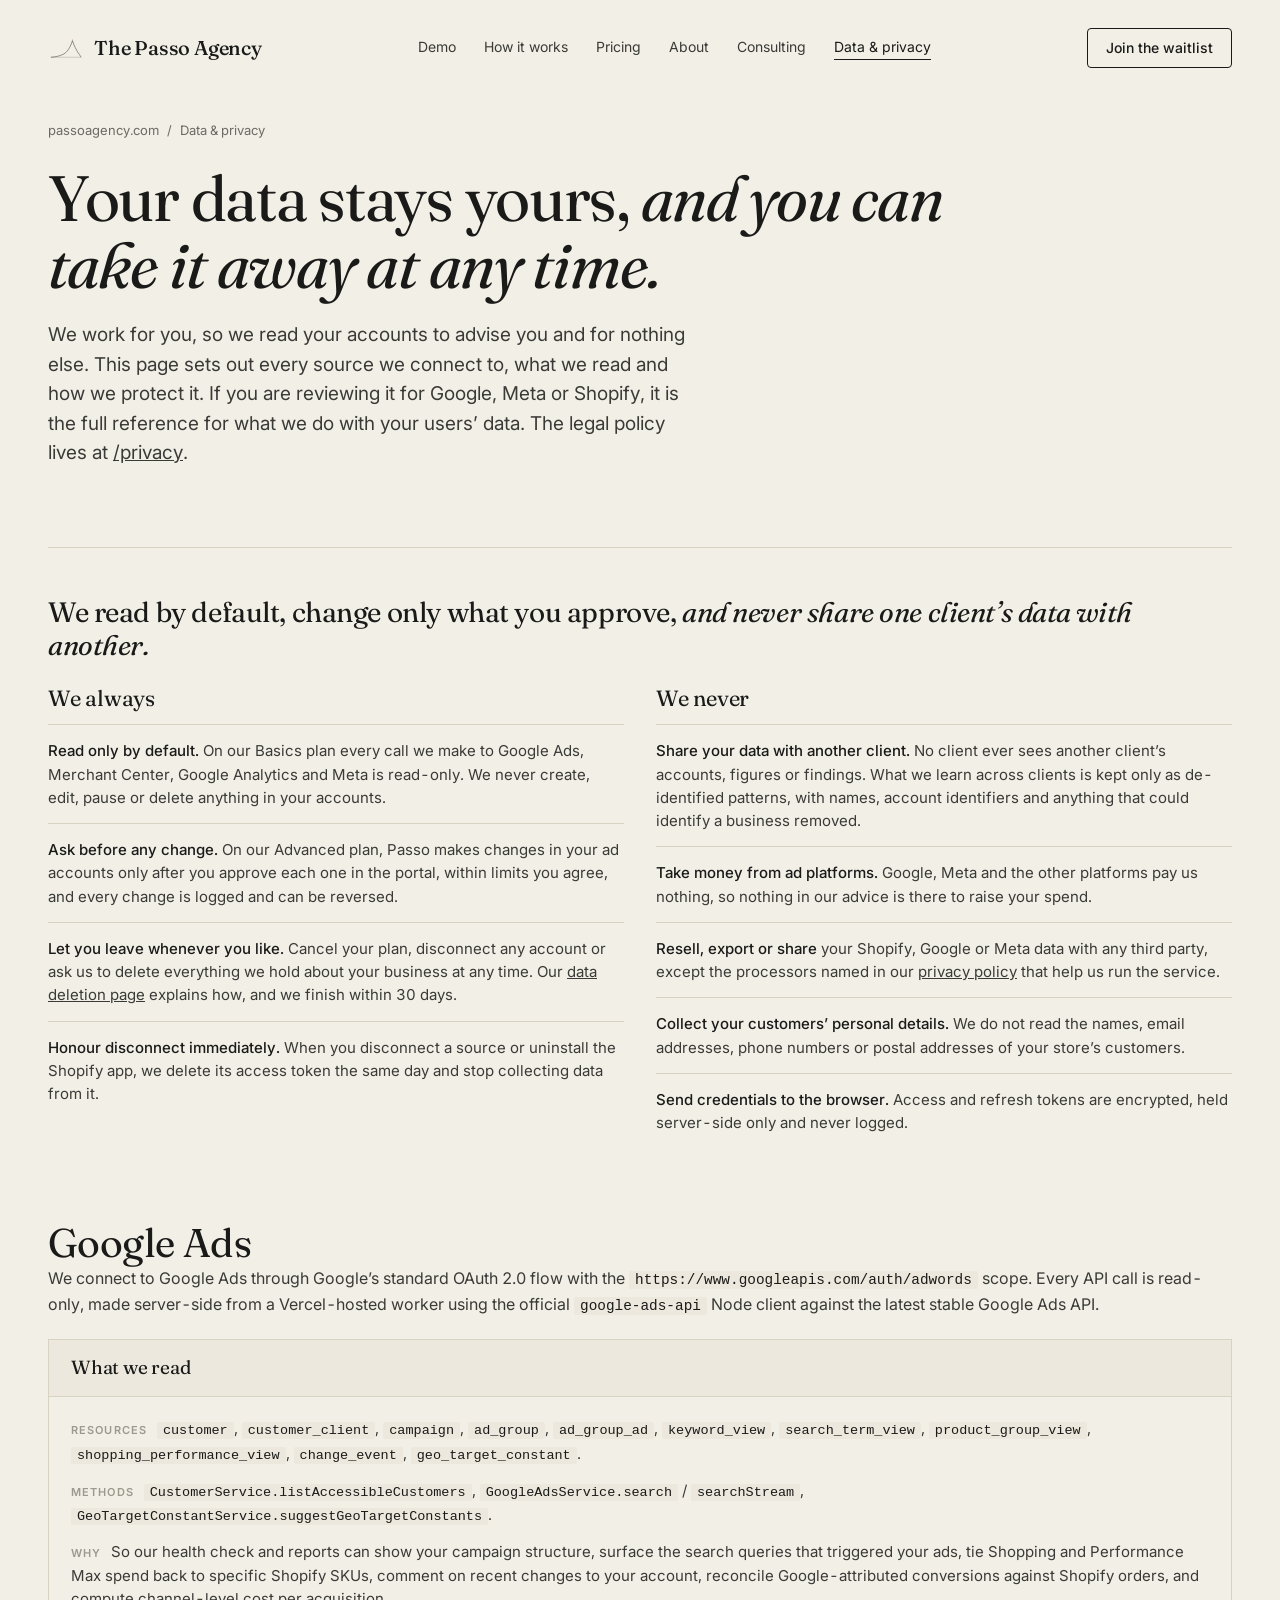
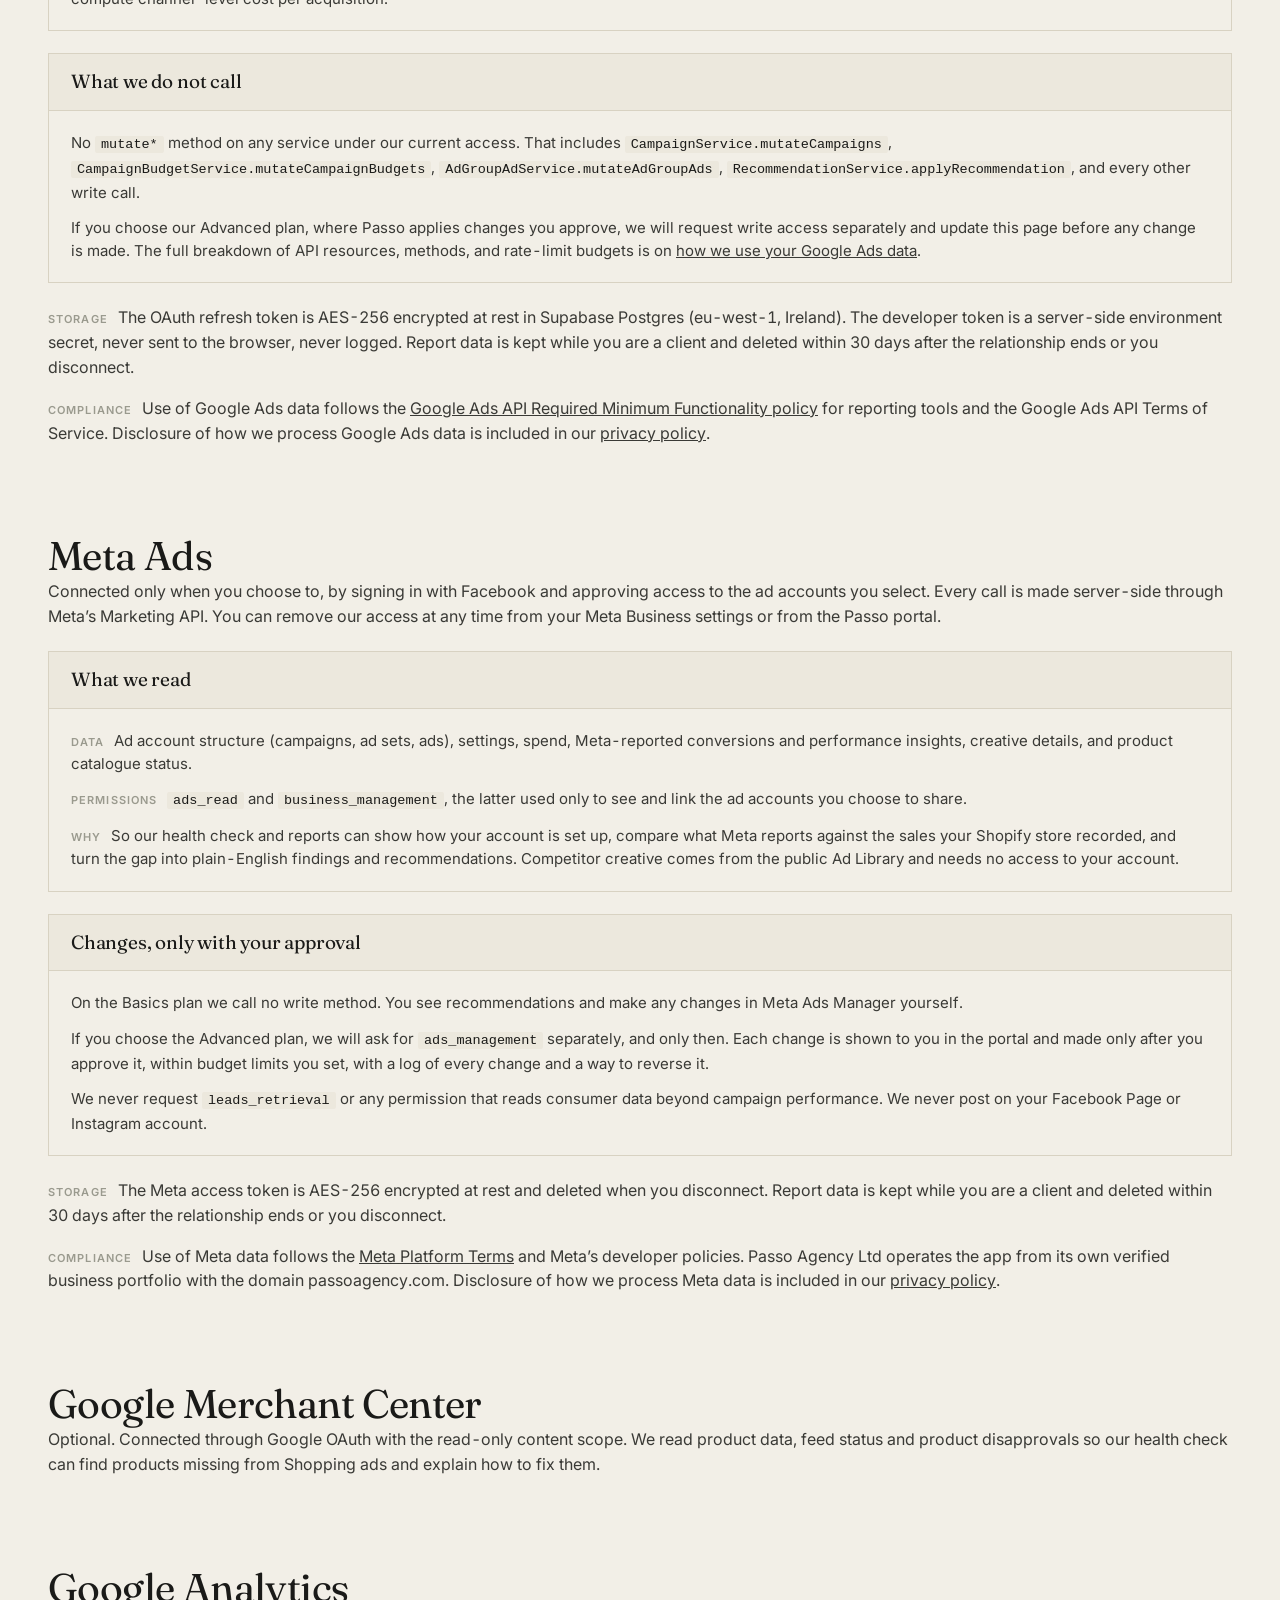
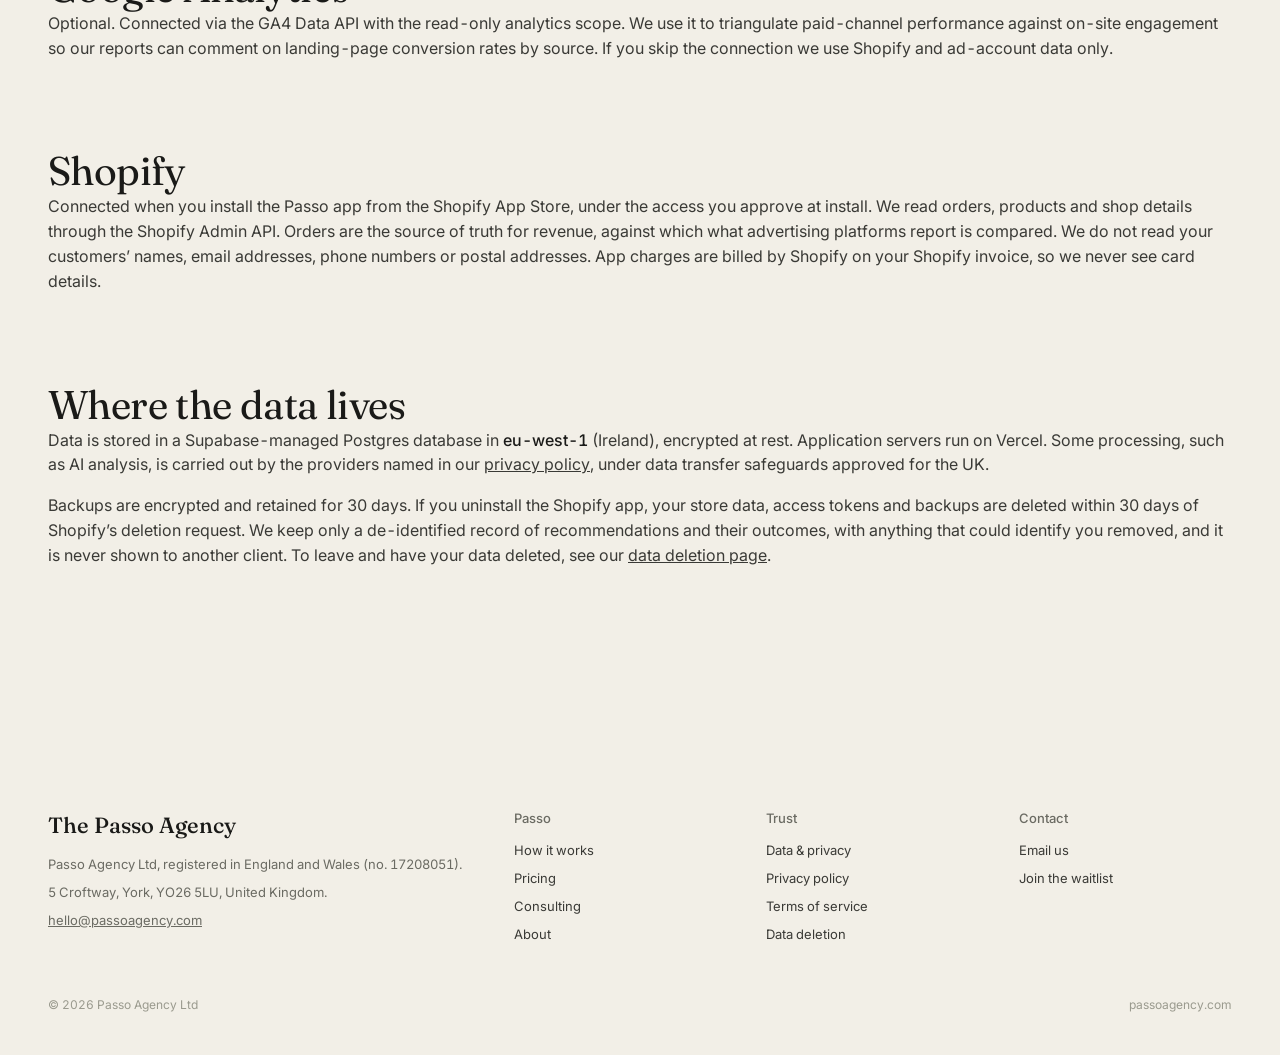
<file: data-privacy.html>
<!DOCTYPE html>
<html lang="en">
<head>
  <meta charset="UTF-8" />
  <meta name="viewport" content="width=device-width, initial-scale=1.0" />
  <title>Data &amp; privacy &middot; The Passo Agency</title>
  <meta name="description" content="What we read from Shopify, Google Ads, Merchant Center, Google Analytics and Meta, why we read it, and how it is protected. Plain-English reference for platform reviewers." />

  <link rel="icon" type="image/svg+xml" href="data:image/svg+xml,%3Csvg xmlns='http://www.w3.org/2000/svg' viewBox='0 0 200 160' fill='none'%3E%3Cg transform='translate(16,24)'%3E%3Cline x1='120' y1='8' x2='120' y2='18' stroke='%23E5326A' stroke-width='3'/%3E%3Cpath d='M 0 110 C 14 109, 22 108, 32 106 C 46 103, 60 99, 72 92 C 86 84, 96 70, 104 56 C 112 42, 116 30, 120 18 L 124 30 C 130 46, 138 64, 148 80 C 156 92, 162 100, 168 110' stroke='%231A1A18' stroke-width='6' stroke-linejoin='miter' stroke-linecap='butt' fill='none'/%3E%3Cline x1='0' y1='110' x2='168' y2='110' stroke='%231A1A18' stroke-width='3'/%3E%3C/g%3E%3C/svg%3E" />

  <link rel="preconnect" href="https://fonts.googleapis.com" />
  <link rel="preconnect" href="https://fonts.gstatic.com" crossorigin />
  <link href="https://fonts.googleapis.com/css2?family=Fraunces:opsz,wght@9..144,400;9..144,500&family=Inter:wght@400;500;600&display=swap" rel="stylesheet" />

  <link rel="stylesheet" href="/assets/site.css" />
</head>
<body>
  <div class="page">

    <nav class="nav">
      <a class="brand" href="/" aria-label="The Passo Agency home">
        <svg class="brand-mark" viewBox="0 0 200 160" fill="none" xmlns="http://www.w3.org/2000/svg" aria-hidden="true">
          <g transform="translate(16,24)">
            <line x1="120" y1="10" x2="120" y2="16" stroke="#E5326A" stroke-width="1.5"/>
            <path d="M 0 110 C 14 109, 22 108, 32 106 C 46 103, 60 99, 72 92 C 86 84, 96 70, 104 56 C 112 42, 116 30, 120 18 L 124 30 C 130 46, 138 64, 148 80 C 156 92, 162 100, 168 110" stroke="#1A1A18" stroke-width="2.5" stroke-linejoin="miter" stroke-linecap="butt" fill="none"/>
            <line x1="0" y1="110" x2="168" y2="110" stroke="#1A1A18" stroke-width="1"/>
          </g>
        </svg>
        <span>The Passo Agency</span>
      </a>
      <div class="nav-links">
        <a href="https://clients.passoagency.com/demo/health-check">Demo</a>
        <a href="/how-it-works.html">How it works</a>
        <a href="/pricing.html">Pricing</a>
        <a href="/about.html">About</a>
        <a href="/consulting.html">Consulting</a>
        <a href="/data-privacy.html" class="active">Data &amp; privacy</a>
      </div>
      <a href="/coming-soon.html" class="nav-cta">Join the waitlist</a>
    </nav>

    <div class="crumbs">
      <a href="/">passoagency.com</a><span class="sep">/</span><span>Data &amp; privacy</span>
    </div>

    <header class="hero hero-interior">
      <h1>Your data stays yours, <em>and you can take it away at any time.</em></h1>
      <p class="hero-sub">We work for you, so we read your accounts to advise you and for nothing else. This page sets out every source we connect to, what we read and how we protect it. If you are reviewing it for Google, Meta or Shopify, it is the full reference for what we do with your users&rsquo; data. The legal policy lives at <a href="/privacy.html">/privacy</a>.</p>
    </header>

    <section class="pact" aria-labelledby="pact-title">
      <div class="pact-head">
        <h2 id="pact-title">We read by default, change only what you approve, <em>and never share one client&rsquo;s data with another.</em></h2>
      </div>
      <div class="pact-grid">
        <div class="pact-col">
          <h3>We always</h3>
          <ul>
            <li><strong>Read only by default.</strong> On our Basics plan every call we make to Google Ads, Merchant Center, Google Analytics and Meta is read-only. We never create, edit, pause or delete anything in your accounts.</li>
            <li><strong>Ask before any change.</strong> On our Advanced plan, Passo makes changes in your ad accounts only after you approve each one in the portal, within limits you agree, and every change is logged and can be reversed.</li>
            <li><strong>Let you leave whenever you like.</strong> Cancel your plan, disconnect any account or ask us to delete everything we hold about your business at any time. Our <a href="/data-deletion.html">data deletion page</a> explains how, and we finish within 30 days.</li>
            <li><strong>Honour disconnect immediately.</strong> When you disconnect a source or uninstall the Shopify app, we delete its access token the same day and stop collecting data from it.</li>
          </ul>
        </div>
        <div class="pact-col">
          <h3>We never</h3>
          <ul>
            <li><strong>Share your data with another client.</strong> No client ever sees another client&rsquo;s accounts, figures or findings. What we learn across clients is kept only as de-identified patterns, with names, account identifiers and anything that could identify a business removed.</li>
            <li><strong>Take money from ad platforms.</strong> Google, Meta and the other platforms pay us nothing, so nothing in our advice is there to raise your spend.</li>
            <li><strong>Resell, export or share</strong> your Shopify, Google or Meta data with any third party, except the processors named in our <a href="/privacy.html">privacy policy</a> that help us run the service.</li>
            <li><strong>Collect your customers&rsquo; personal details.</strong> We do not read the names, email addresses, phone numbers or postal addresses of your store&rsquo;s customers.</li>
            <li><strong>Send credentials to the browser.</strong> Access and refresh tokens are encrypted, held server-side only and never logged.</li>
          </ul>
        </div>
      </div>
    </section>

    <section class="section" style="border-bottom:none;">
      <h2>Google Ads</h2>
      <p>We connect to Google Ads through Google&rsquo;s standard OAuth 2.0 flow with the <code>https://www.googleapis.com/auth/adwords</code> scope. Every API call is read-only, made server-side from a Vercel-hosted worker using the official <code>google-ads-api</code> Node client against the latest stable Google Ads API.</p>

      <div class="api-card">
        <div class="api-head">
          <h3>What we read</h3>
        </div>
        <div class="api-body">
          <p><span class="label">Resources</span> <code>customer</code>, <code>customer_client</code>, <code>campaign</code>, <code>ad_group</code>, <code>ad_group_ad</code>, <code>keyword_view</code>, <code>search_term_view</code>, <code>product_group_view</code>, <code>shopping_performance_view</code>, <code>change_event</code>, <code>geo_target_constant</code>.</p>
          <p><span class="label">Methods</span> <code>CustomerService.listAccessibleCustomers</code>, <code>GoogleAdsService.search</code> / <code>searchStream</code>, <code>GeoTargetConstantService.suggestGeoTargetConstants</code>.</p>
          <p><span class="label">Why</span> So our health check and reports can show your campaign structure, surface the search queries that triggered your ads, tie Shopping and Performance Max spend back to specific Shopify SKUs, comment on recent changes to your account, reconcile Google-attributed conversions against Shopify orders, and compute channel-level cost per acquisition.</p>
        </div>
      </div>

      <div class="api-card">
        <div class="api-head">
          <h3>What we do not call</h3>
        </div>
        <div class="api-body">
          <p>No <code>mutate*</code> method on any service under our current access. That includes <code>CampaignService.mutateCampaigns</code>, <code>CampaignBudgetService.mutateCampaignBudgets</code>, <code>AdGroupAdService.mutateAdGroupAds</code>, <code>RecommendationService.applyRecommendation</code>, and every other write call.</p>
          <p>If you choose our Advanced plan, where Passo applies changes you approve, we will request write access separately and update this page before any change is made. The full breakdown of API resources, methods, and rate-limit budgets is on <a href="/google-ads-data.html">how we use your Google Ads data</a>.</p>
        </div>
      </div>

      <p><span class="label">Storage</span> The OAuth refresh token is AES-256 encrypted at rest in Supabase Postgres (eu-west-1, Ireland). The developer token is a server-side environment secret, never sent to the browser, never logged. Report data is kept while you are a client and deleted within 30 days after the relationship ends or you disconnect.</p>
      <p><span class="label">Compliance</span> Use of Google Ads data follows the <a href="https://developers.google.com/google-ads/api/docs/best-practices/policies" target="_blank" rel="noreferrer">Google Ads API Required Minimum Functionality policy</a> for reporting tools and the Google Ads API Terms of Service. Disclosure of how we process Google Ads data is included in our <a href="/privacy.html">privacy policy</a>.</p>
    </section>

    <section class="section" style="border-bottom:none; padding-top:0;">
      <h2>Meta Ads</h2>
      <p>Connected only when you choose to, by signing in with Facebook and approving access to the ad accounts you select. Every call is made server-side through Meta&rsquo;s Marketing API. You can remove our access at any time from your Meta Business settings or from the Passo portal.</p>

      <div class="api-card">
        <div class="api-head">
          <h3>What we read</h3>
        </div>
        <div class="api-body">
          <p><span class="label">Data</span> Ad account structure (campaigns, ad sets, ads), settings, spend, Meta-reported conversions and performance insights, creative details, and product catalogue status.</p>
          <p><span class="label">Permissions</span> <code>ads_read</code> and <code>business_management</code>, the latter used only to see and link the ad accounts you choose to share.</p>
          <p><span class="label">Why</span> So our health check and reports can show how your account is set up, compare what Meta reports against the sales your Shopify store recorded, and turn the gap into plain-English findings and recommendations. Competitor creative comes from the public Ad Library and needs no access to your account.</p>
        </div>
      </div>

      <div class="api-card">
        <div class="api-head">
          <h3>Changes, only with your approval</h3>
        </div>
        <div class="api-body">
          <p>On the Basics plan we call no write method. You see recommendations and make any changes in Meta Ads Manager yourself.</p>
          <p>If you choose the Advanced plan, we will ask for <code>ads_management</code> separately, and only then. Each change is shown to you in the portal and made only after you approve it, within budget limits you set, with a log of every change and a way to reverse it.</p>
          <p>We never request <code>leads_retrieval</code> or any permission that reads consumer data beyond campaign performance. We never post on your Facebook Page or Instagram account.</p>
        </div>
      </div>

      <p><span class="label">Storage</span> The Meta access token is AES-256 encrypted at rest and deleted when you disconnect. Report data is kept while you are a client and deleted within 30 days after the relationship ends or you disconnect.</p>
      <p><span class="label">Compliance</span> Use of Meta data follows the <a href="https://developers.facebook.com/terms/" target="_blank" rel="noreferrer">Meta Platform Terms</a> and Meta&rsquo;s developer policies. Passo Agency Ltd operates the app from its own verified business portfolio with the domain passoagency.com. Disclosure of how we process Meta data is included in our <a href="/privacy.html">privacy policy</a>.</p>
    </section>

    <section class="section" style="border-bottom:none; padding-top:0;">
      <h2>Google Merchant Center</h2>
      <p>Optional. Connected through Google OAuth with the read-only content scope. We read product data, feed status and product disapprovals so our health check can find products missing from Shopping ads and explain how to fix them.</p>
    </section>

    <section class="section" style="border-bottom:none; padding-top:0;">
      <h2>Google Analytics</h2>
      <p>Optional. Connected via the GA4 Data API with the read-only analytics scope. We use it to triangulate paid-channel performance against on-site engagement so our reports can comment on landing-page conversion rates by source. If you skip the connection we use Shopify and ad-account data only.</p>
    </section>

    <section class="section" style="border-bottom:none; padding-top:0;">
      <h2>Shopify</h2>
      <p>Connected when you install the Passo app from the Shopify App Store, under the access you approve at install. We read orders, products and shop details through the Shopify Admin API. Orders are the source of truth for revenue, against which what advertising platforms report is compared. We do not read your customers&rsquo; names, email addresses, phone numbers or postal addresses. App charges are billed by Shopify on your Shopify invoice, so we never see card details.</p>
    </section>

    <section class="section" style="padding-top:0;">
      <h2>Where the data lives</h2>
      <p>Data is stored in a Supabase-managed Postgres database in <strong>eu-west-1</strong> (Ireland), encrypted at rest. Application servers run on Vercel. Some processing, such as AI analysis, is carried out by the providers named in our <a href="/privacy.html">privacy policy</a>, under data transfer safeguards approved for the UK.</p>
      <p>Backups are encrypted and retained for 30 days. If you uninstall the Shopify app, your store data, access tokens and backups are deleted within 30 days of Shopify&rsquo;s deletion request. We keep only a de-identified record of recommendations and their outcomes, with anything that could identify you removed, and it is never shown to another client. To leave and have your data deleted, see our <a href="/data-deletion.html">data deletion page</a>.</p>
    </section>

    <footer class="site-foot">
      <div class="foot-grid">
        <div>
          <div class="foot-brand">The Passo Agency</div>
          <div>Passo Agency Ltd, registered in England and Wales (no. 17208051).</div>
          <div style="margin-top: 8px;">5 Croftway, York, YO26 5LU, United Kingdom.</div>
          <div style="margin-top: 8px;"><a href="mailto:hello@passoagency.com">hello@passoagency.com</a></div>
        </div>
        <div class="foot-col">
          <h5>Passo</h5>
          <ul>
            <li><a href="/how-it-works.html">How it works</a></li>
            <li><a href="/pricing.html">Pricing</a></li>
            <li><a href="/consulting.html">Consulting</a></li>
            <li><a href="/about.html">About</a></li>
          </ul>
        </div>
        <div class="foot-col">
          <h5>Trust</h5>
          <ul>
            <li><a href="/data-privacy.html">Data &amp; privacy</a></li>
            <li><a href="/privacy.html">Privacy policy</a></li>
            <li><a href="/terms.html">Terms of service</a></li>
            <li><a href="/data-deletion.html">Data deletion</a></li>
          </ul>
        </div>
        <div class="foot-col">
          <h5>Contact</h5>
          <ul>
            <li><a href="mailto:hello@passoagency.com">Email us</a></li>
            <li><a href="/coming-soon.html">Join the waitlist</a></li>
          </ul>
        </div>
      </div>
      <div class="foot-bottom">
        <div>&copy; 2026 Passo Agency Ltd</div>
        <div>passoagency.com</div>
      </div>
    </footer>

  </div>
</body>
</html>
</file>
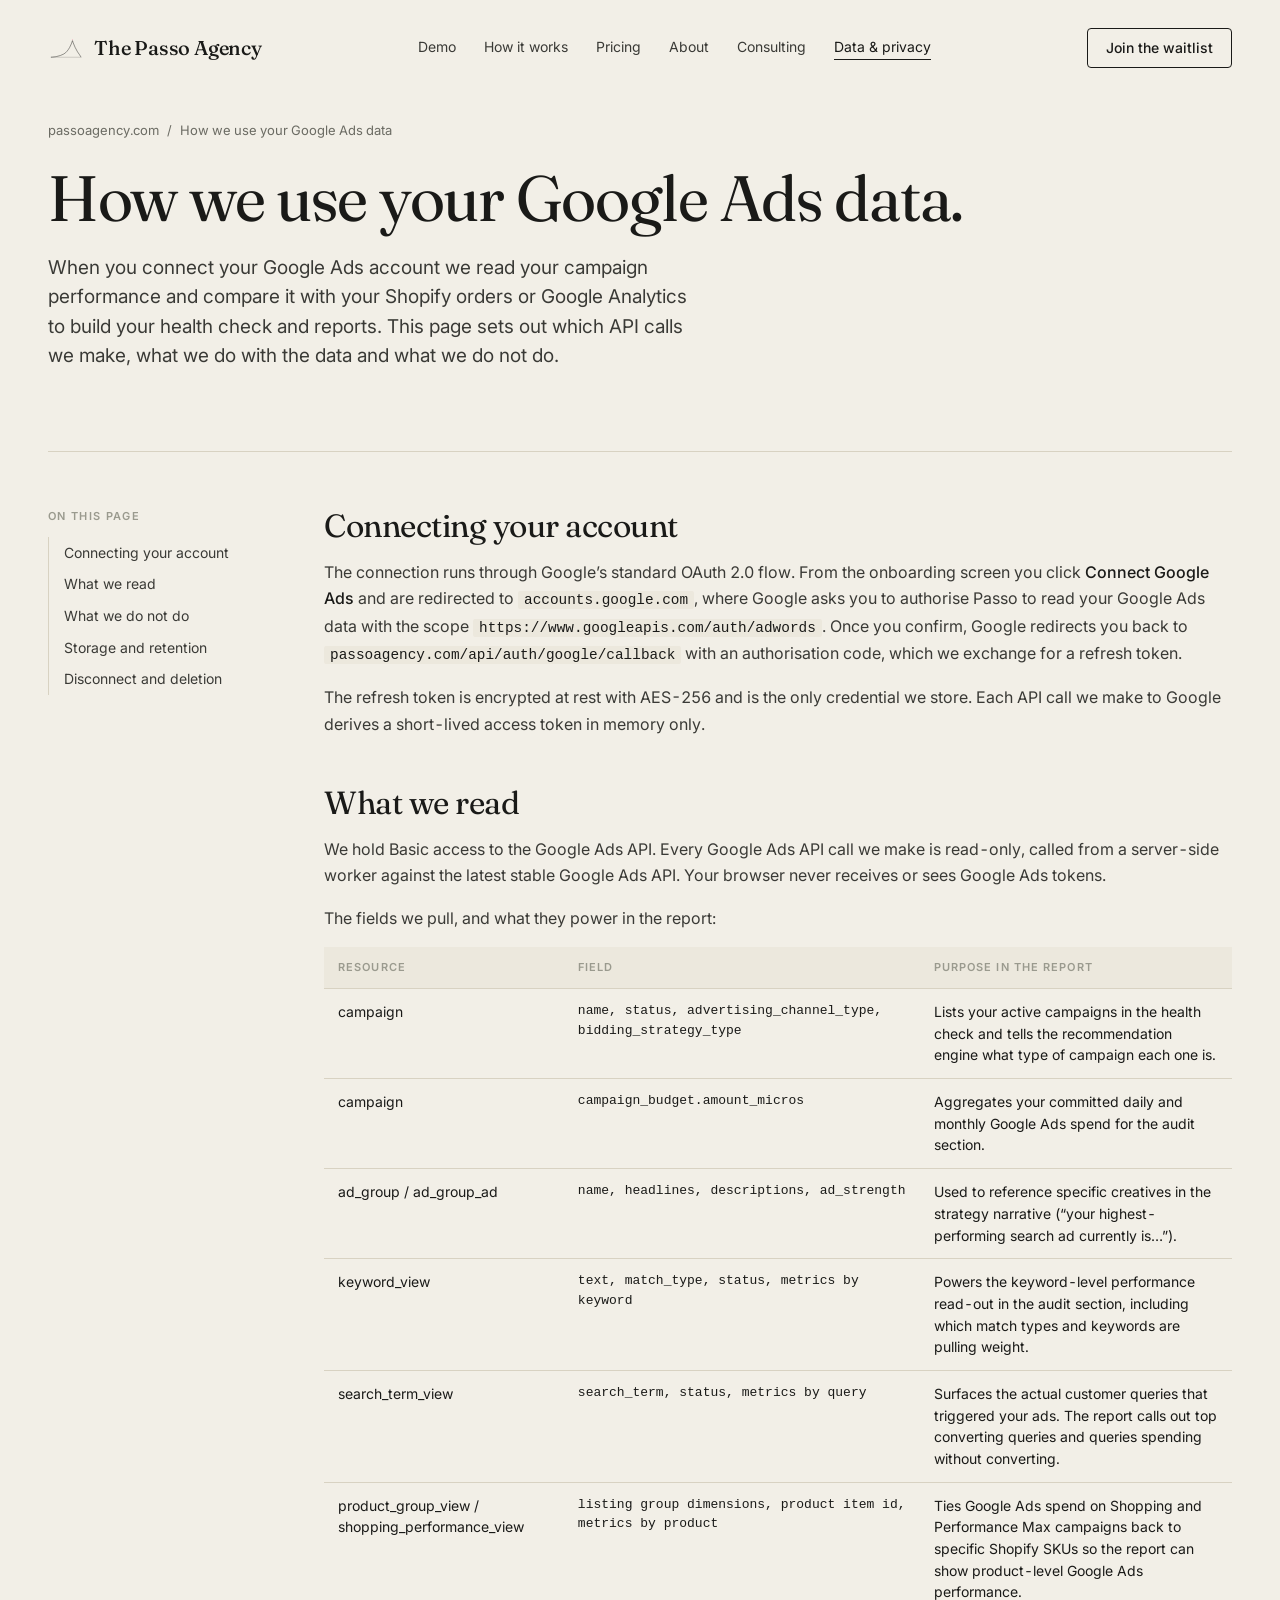
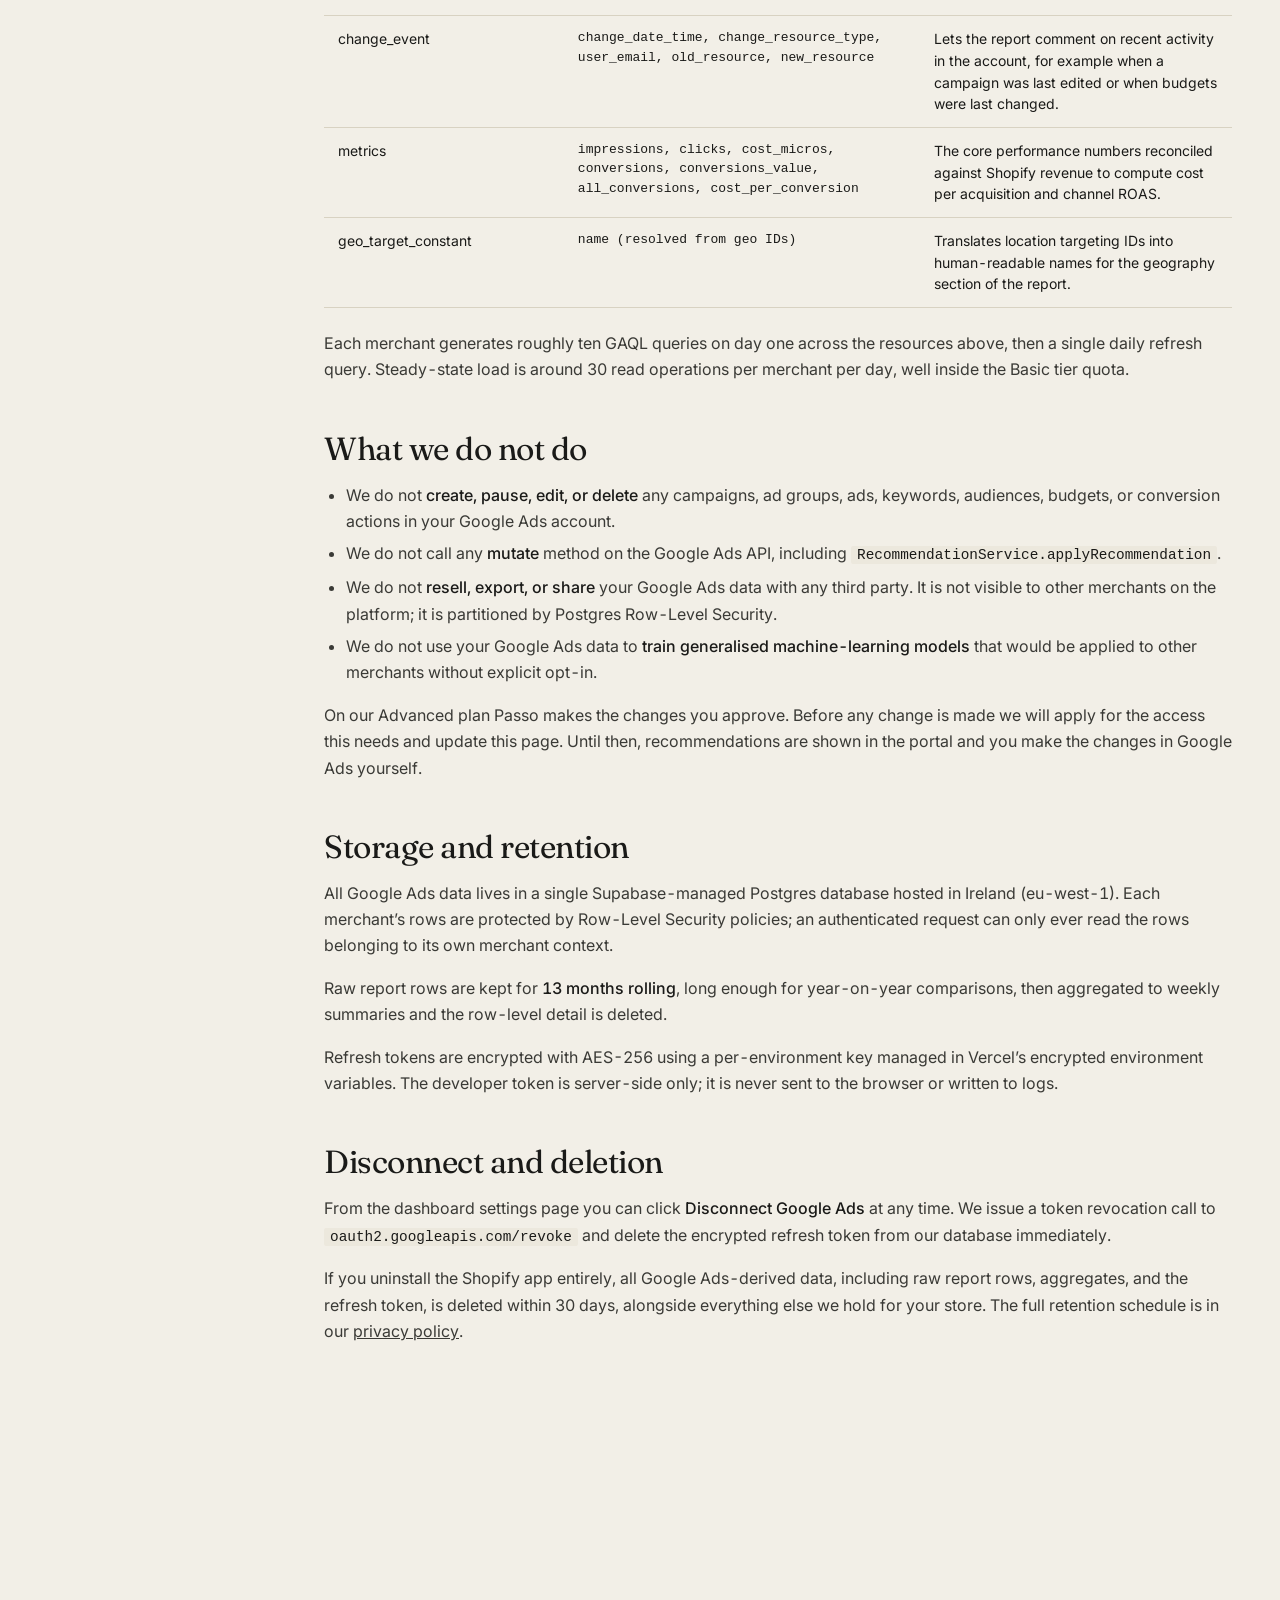
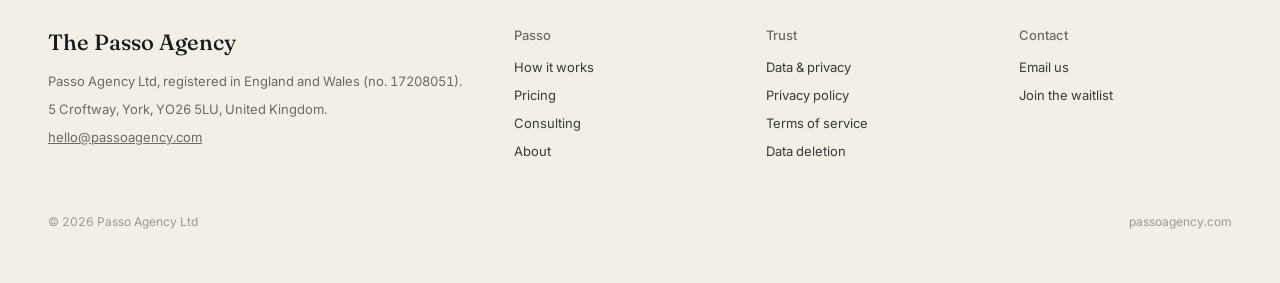
<file: google-ads-data.html>
<!DOCTYPE html>
<html lang="en">
<head>
  <meta charset="UTF-8" />
  <meta name="viewport" content="width=device-width, initial-scale=1.0" />
  <title>How we use your Google Ads data</title>
  <meta name="description" content="How we connect to your Google Ads account, what we read, what we do not do, where the data is stored, and how to disconnect at any time." />

  <link rel="icon" type="image/svg+xml" href="data:image/svg+xml,%3Csvg xmlns='http://www.w3.org/2000/svg' viewBox='0 0 200 160' fill='none'%3E%3Cg transform='translate(16,24)'%3E%3Cline x1='120' y1='8' x2='120' y2='18' stroke='%23E5326A' stroke-width='3'/%3E%3Cpath d='M 0 110 C 14 109, 22 108, 32 106 C 46 103, 60 99, 72 92 C 86 84, 96 70, 104 56 C 112 42, 116 30, 120 18 L 124 30 C 130 46, 138 64, 148 80 C 156 92, 162 100, 168 110' stroke='%231A1A18' stroke-width='6' stroke-linejoin='miter' stroke-linecap='butt' fill='none'/%3E%3Cline x1='0' y1='110' x2='168' y2='110' stroke='%231A1A18' stroke-width='3'/%3E%3C/g%3E%3C/svg%3E" />

  <link rel="preconnect" href="https://fonts.googleapis.com" />
  <link rel="preconnect" href="https://fonts.gstatic.com" crossorigin />
  <link href="https://fonts.googleapis.com/css2?family=Fraunces:opsz,wght@9..144,400;9..144,500&family=Inter:wght@400;500;600&display=swap" rel="stylesheet" />

  <link rel="stylesheet" href="/assets/site.css" />
</head>
<body>
  <div class="page">

    <nav class="nav">
      <a class="brand" href="/" aria-label="The Passo Agency home">
        <svg class="brand-mark" viewBox="0 0 200 160" fill="none" xmlns="http://www.w3.org/2000/svg" aria-hidden="true">
          <g transform="translate(16,24)">
            <line x1="120" y1="10" x2="120" y2="16" stroke="#E5326A" stroke-width="1.5"/>
            <path d="M 0 110 C 14 109, 22 108, 32 106 C 46 103, 60 99, 72 92 C 86 84, 96 70, 104 56 C 112 42, 116 30, 120 18 L 124 30 C 130 46, 138 64, 148 80 C 156 92, 162 100, 168 110" stroke="#1A1A18" stroke-width="2.5" stroke-linejoin="miter" stroke-linecap="butt" fill="none"/>
            <line x1="0" y1="110" x2="168" y2="110" stroke="#1A1A18" stroke-width="1"/>
          </g>
        </svg>
        <span>The Passo Agency</span>
      </a>
      <div class="nav-links">
        <a href="https://clients.passoagency.com/demo/health-check">Demo</a>
        <a href="/how-it-works.html">How it works</a>
        <a href="/pricing.html">Pricing</a>
        <a href="/about.html">About</a>
        <a href="/consulting.html">Consulting</a>
        <a href="/data-privacy.html" class="active">Data &amp; privacy</a>
      </div>
      <a href="/coming-soon.html" class="nav-cta">Join the waitlist</a>
    </nav>

    <div class="crumbs">
      <a href="/">passoagency.com</a><span class="sep">/</span><span>How we use your Google Ads data</span>
    </div>

    <header class="hero hero-interior">
      <h1>How we use your Google Ads data.</h1>
      <p class="hero-sub">When you connect your Google Ads account we read your campaign performance and compare it with your Shopify orders or Google Analytics to build your health check and reports. This page sets out which API calls we make, what we do with the data and what we do not do.</p>
    </header>

    <div class="main-grid">
      <aside class="toc" aria-label="On this page">
        <h6>On this page</h6>
        <ol>
          <li><a href="#connect">Connecting your account</a></li>
          <li><a href="#read">What we read</a></li>
          <li><a href="#never">What we do not do</a></li>
          <li><a href="#storage">Storage and retention</a></li>
          <li><a href="#disconnect">Disconnect and deletion</a></li>
        </ol>
      </aside>

      <article>

        <section id="connect">
          <h2>Connecting your account</h2>
          <p>The connection runs through Google&rsquo;s standard OAuth 2.0 flow. From the onboarding screen you click <strong>Connect Google Ads</strong> and are redirected to <code>accounts.google.com</code>, where Google asks you to authorise Passo to read your Google Ads data with the scope <code>https://www.googleapis.com/auth/adwords</code>. Once you confirm, Google redirects you back to <code>passoagency.com/api/auth/google/callback</code> with an authorisation code, which we exchange for a refresh token.</p>
          <p>The refresh token is encrypted at rest with AES-256 and is the only credential we store. Each API call we make to Google derives a short-lived access token in memory only.</p>
        </section>

        <section id="read">
          <h2>What we read</h2>
          <p>We hold Basic access to the Google Ads API. Every Google Ads API call we make is read-only, called from a server-side worker against the latest stable Google Ads API. Your browser never receives or sees Google Ads tokens.</p>
          <p>The fields we pull, and what they power in the report:</p>
          <table class="field-table">
            <thead>
              <tr><th>Resource</th><th>Field</th><th>Purpose in the report</th></tr>
            </thead>
            <tbody>
              <tr>
                <td>campaign</td>
                <td class="field">name, status, advertising_channel_type, bidding_strategy_type</td>
                <td>Lists your active campaigns in the health check and tells the recommendation engine what type of campaign each one is.</td>
              </tr>
              <tr>
                <td>campaign</td>
                <td class="field">campaign_budget.amount_micros</td>
                <td>Aggregates your committed daily and monthly Google Ads spend for the audit section.</td>
              </tr>
              <tr>
                <td>ad_group / ad_group_ad</td>
                <td class="field">name, headlines, descriptions, ad_strength</td>
                <td>Used to reference specific creatives in the strategy narrative (&ldquo;your highest-performing search ad currently is&hellip;&rdquo;).</td>
              </tr>
              <tr>
                <td>keyword_view</td>
                <td class="field">text, match_type, status, metrics by keyword</td>
                <td>Powers the keyword-level performance read-out in the audit section, including which match types and keywords are pulling weight.</td>
              </tr>
              <tr>
                <td>search_term_view</td>
                <td class="field">search_term, status, metrics by query</td>
                <td>Surfaces the actual customer queries that triggered your ads. The report calls out top converting queries and queries spending without converting.</td>
              </tr>
              <tr>
                <td>product_group_view / shopping_performance_view</td>
                <td class="field">listing group dimensions, product item id, metrics by product</td>
                <td>Ties Google Ads spend on Shopping and Performance Max campaigns back to specific Shopify SKUs so the report can show product-level Google Ads performance.</td>
              </tr>
              <tr>
                <td>change_event</td>
                <td class="field">change_date_time, change_resource_type, user_email, old_resource, new_resource</td>
                <td>Lets the report comment on recent activity in the account, for example when a campaign was last edited or when budgets were last changed.</td>
              </tr>
              <tr>
                <td>metrics</td>
                <td class="field">impressions, clicks, cost_micros, conversions, conversions_value, all_conversions, cost_per_conversion</td>
                <td>The core performance numbers reconciled against Shopify revenue to compute cost per acquisition and channel ROAS.</td>
              </tr>
              <tr>
                <td>geo_target_constant</td>
                <td class="field">name (resolved from geo IDs)</td>
                <td>Translates location targeting IDs into human-readable names for the geography section of the report.</td>
              </tr>
            </tbody>
          </table>
          <p>Each merchant generates roughly ten GAQL queries on day one across the resources above, then a single daily refresh query. Steady-state load is around 30 read operations per merchant per day, well inside the Basic tier quota.</p>
        </section>

        <section id="never">
          <h2>What we do not do</h2>
          <ul>
            <li>We do not <strong>create, pause, edit, or delete</strong> any campaigns, ad groups, ads, keywords, audiences, budgets, or conversion actions in your Google Ads account.</li>
            <li>We do not call any <strong>mutate</strong> method on the Google Ads API, including <code>RecommendationService.applyRecommendation</code>.</li>
            <li>We do not <strong>resell, export, or share</strong> your Google Ads data with any third party. It is not visible to other merchants on the platform; it is partitioned by Postgres Row-Level Security.</li>
            <li>We do not use your Google Ads data to <strong>train generalised machine-learning models</strong> that would be applied to other merchants without explicit opt-in.</li>
          </ul>
          <p>On our Advanced plan Passo makes the changes you approve. Before any change is made we will apply for the access this needs and update this page. Until then, recommendations are shown in the portal and you make the changes in Google Ads yourself.</p>
        </section>

        <section id="storage">
          <h2>Storage and retention</h2>
          <p>All Google Ads data lives in a single Supabase-managed Postgres database hosted in Ireland (eu-west-1). Each merchant&rsquo;s rows are protected by Row-Level Security policies; an authenticated request can only ever read the rows belonging to its own merchant context.</p>
          <p>Raw report rows are kept for <strong>13 months rolling</strong>, long enough for year-on-year comparisons, then aggregated to weekly summaries and the row-level detail is deleted.</p>
          <p>Refresh tokens are encrypted with AES-256 using a per-environment key managed in Vercel&rsquo;s encrypted environment variables. The developer token is server-side only; it is never sent to the browser or written to logs.</p>
        </section>

        <section id="disconnect">
          <h2>Disconnect and deletion</h2>
          <p>From the dashboard settings page you can click <strong>Disconnect Google Ads</strong> at any time. We issue a token revocation call to <code>oauth2.googleapis.com/revoke</code> and delete the encrypted refresh token from our database immediately.</p>
          <p>If you uninstall the Shopify app entirely, all Google Ads-derived data, including raw report rows, aggregates, and the refresh token, is deleted within 30 days, alongside everything else we hold for your store. The full retention schedule is in our <a href="/privacy.html">privacy policy</a>.</p>
        </section>

      </article>
    </div>

    <footer class="site-foot">
      <div class="foot-grid">
        <div>
          <div class="foot-brand">The Passo Agency</div>
          <div>Passo Agency Ltd, registered in England and Wales (no. 17208051).</div>
          <div style="margin-top: 8px;">5 Croftway, York, YO26 5LU, United Kingdom.</div>
          <div style="margin-top: 8px;"><a href="mailto:hello@passoagency.com">hello@passoagency.com</a></div>
        </div>
        <div class="foot-col">
          <h5>Passo</h5>
          <ul>
            <li><a href="/how-it-works.html">How it works</a></li>
            <li><a href="/pricing.html">Pricing</a></li>
            <li><a href="/consulting.html">Consulting</a></li>
            <li><a href="/about.html">About</a></li>
          </ul>
        </div>
        <div class="foot-col">
          <h5>Trust</h5>
          <ul>
            <li><a href="/data-privacy.html">Data &amp; privacy</a></li>
            <li><a href="/privacy.html">Privacy policy</a></li>
            <li><a href="/terms.html">Terms of service</a></li>
            <li><a href="/data-deletion.html">Data deletion</a></li>
          </ul>
        </div>
        <div class="foot-col">
          <h5>Contact</h5>
          <ul>
            <li><a href="mailto:hello@passoagency.com">Email us</a></li>
            <li><a href="/coming-soon.html">Join the waitlist</a></li>
          </ul>
        </div>
      </div>
      <div class="foot-bottom">
        <div>&copy; 2026 Passo Agency Ltd</div>
        <div>passoagency.com</div>
      </div>
    </footer>

  </div>
</body>
</html>
</file>
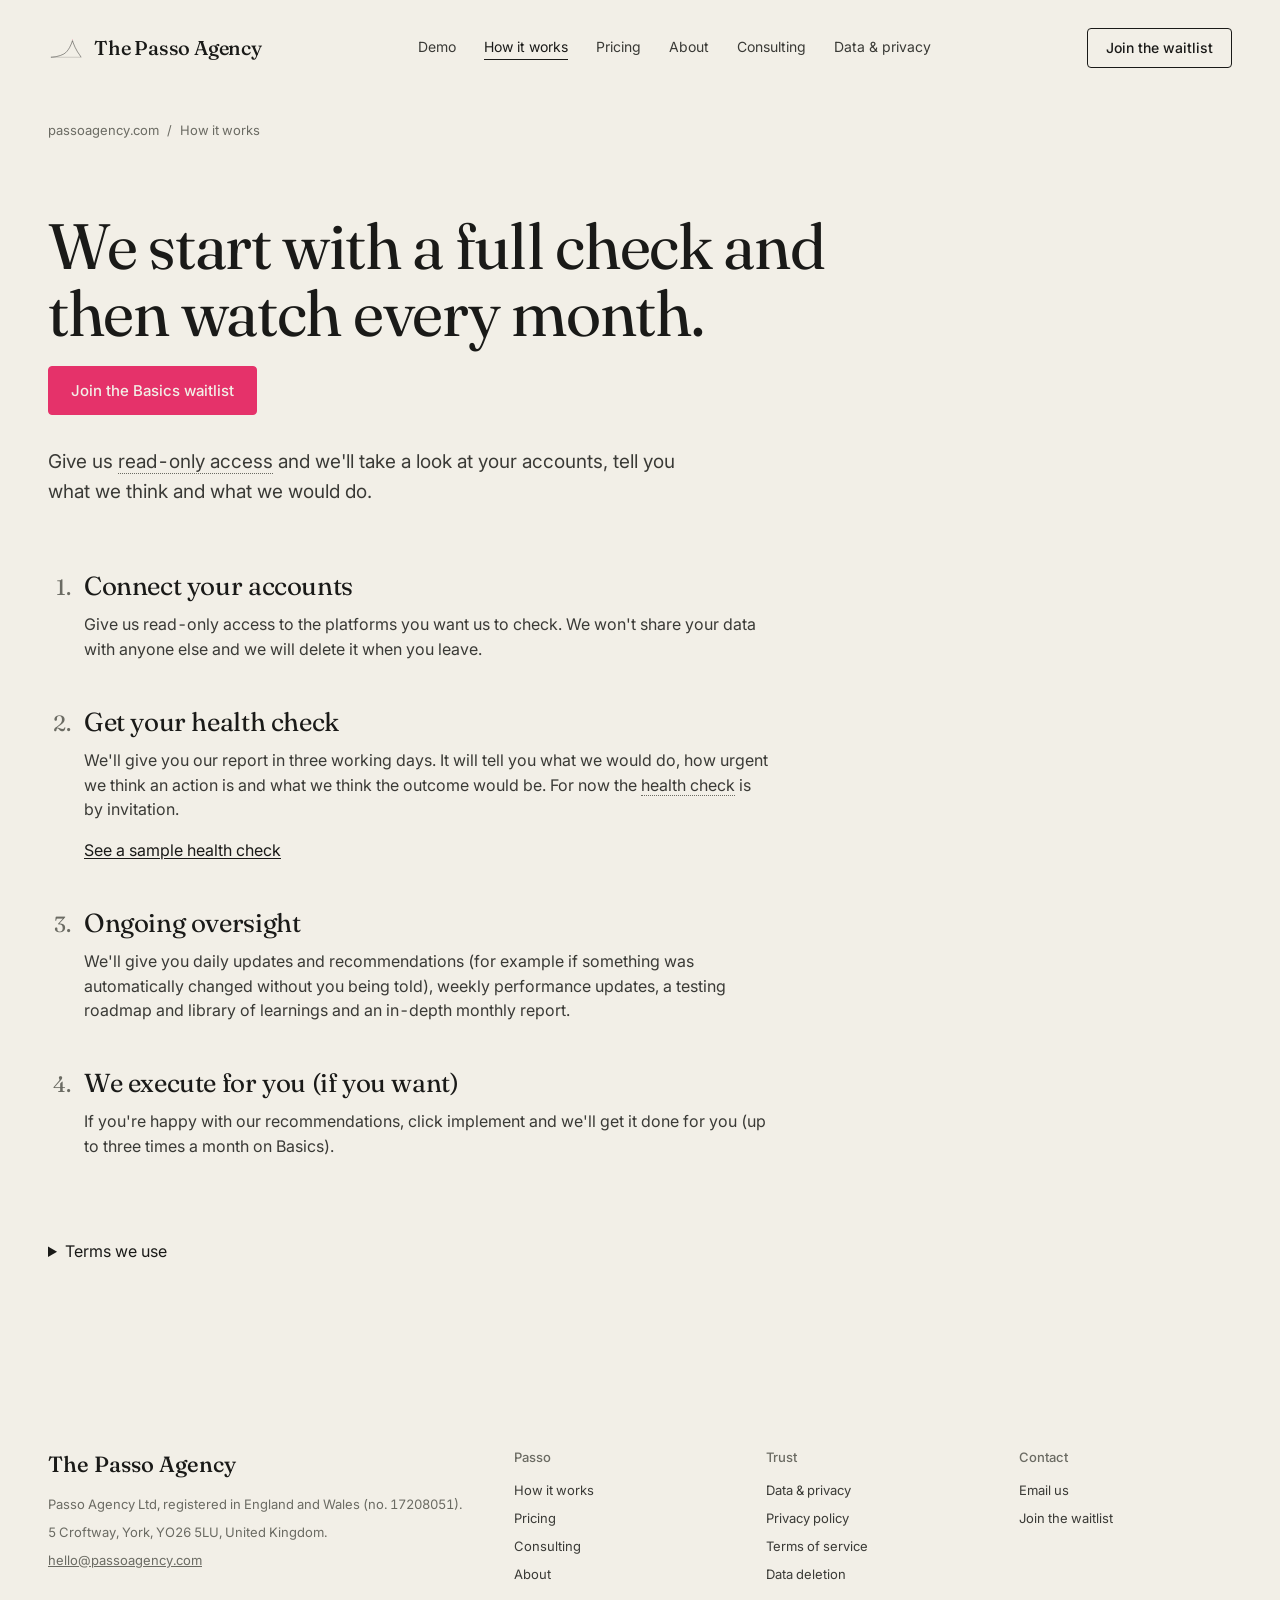
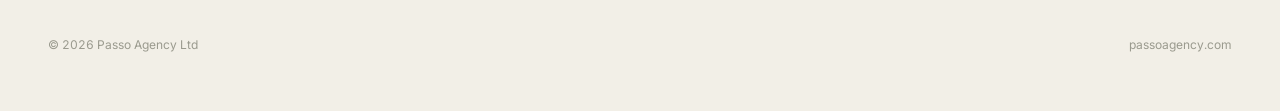
<file: how-it-works.html>
<!DOCTYPE html>
<html lang="en-GB">
<head>
  <meta charset="UTF-8" />
  <meta name="viewport" content="width=device-width, initial-scale=1.0" />
  <title>How The Passo Agency works</title>
  <meta name="description" content="A full health check of your Google and Meta accounts, then a recheck every month. Nothing changes in your accounts unless you approve it." />

  <link rel="icon" type="image/svg+xml" href="data:image/svg+xml,%3Csvg xmlns='http://www.w3.org/2000/svg' viewBox='0 0 200 160' fill='none'%3E%3Cg transform='translate(16,24)'%3E%3Cline x1='120' y1='8' x2='120' y2='18' stroke='%23E5326A' stroke-width='3'/%3E%3Cpath d='M 0 110 C 14 109, 22 108, 32 106 C 46 103, 60 99, 72 92 C 86 84, 96 70, 104 56 C 112 42, 116 30, 120 18 L 124 30 C 130 46, 138 64, 148 80 C 156 92, 162 100, 168 110' stroke='%231A1A18' stroke-width='6' stroke-linejoin='miter' stroke-linecap='butt' fill='none'/%3E%3Cline x1='0' y1='110' x2='168' y2='110' stroke='%231A1A18' stroke-width='3'/%3E%3C/g%3E%3C/svg%3E" />

  <link rel="preconnect" href="https://fonts.googleapis.com" />
  <link rel="preconnect" href="https://fonts.gstatic.com" crossorigin />
  <link href="https://fonts.googleapis.com/css2?family=Fraunces:opsz,wght@9..144,400;9..144,500&family=Inter:wght@400;500;600&display=swap" rel="stylesheet" />

  <link rel="stylesheet" href="/assets/site.css" />
</head>
<body>
  <div class="page">

    <nav class="nav">
      <a class="brand" href="/" aria-label="The Passo Agency home">
        <svg class="brand-mark" viewBox="0 0 200 160" fill="none" xmlns="http://www.w3.org/2000/svg" aria-hidden="true">
          <g transform="translate(16,24)">
            <line x1="120" y1="10" x2="120" y2="16" stroke="#E5326A" stroke-width="1.5"/>
            <path d="M 0 110 C 14 109, 22 108, 32 106 C 46 103, 60 99, 72 92 C 86 84, 96 70, 104 56 C 112 42, 116 30, 120 18 L 124 30 C 130 46, 138 64, 148 80 C 156 92, 162 100, 168 110" stroke="#1A1A18" stroke-width="2.5" stroke-linejoin="miter" stroke-linecap="butt" fill="none"/>
            <line x1="0" y1="110" x2="168" y2="110" stroke="#1A1A18" stroke-width="1"/>
          </g>
        </svg>
        <span>The Passo Agency</span>
      </a>
      <div class="nav-links">
        <a href="https://clients.passoagency.com/demo/health-check">Demo</a>
        <a href="/how-it-works.html" class="active">How it works</a>
        <a href="/pricing.html">Pricing</a>
        <a href="/about.html">About</a>
        <a href="/consulting.html">Consulting</a>
        <a href="/data-privacy.html">Data &amp; privacy</a>
      </div>
      <a href="/coming-soon.html" class="nav-cta">Join the waitlist</a>
    </nav>

    <div class="crumbs">
      <a href="/">passoagency.com</a><span class="sep">/</span><span>How it works</span>
    </div>

    <main class="pr pg">

      <h1>We start with a full check and then watch every month.</h1>
      <p class="pg-cta"><a class="btn-primary pr-btn btn-rosa" href="/coming-soon.html">Join the Basics waitlist</a></p>
      <p class="pr-lede">Give us <span class="term" title="We can see your accounts and cannot change anything in them.">read-only access</span> and we'll take a look at your accounts, tell you what we think and what we would do.</p>

      <ol class="pg-steps">
        <li>
          <h2>Connect your accounts</h2>
          <p>Give us read-only access to the platforms you want us to check. We won't share your data with anyone else and we will delete it when you leave.</p>
        </li>
        <li>
          <h2>Get your health check</h2>
          <p>We'll give you our report in three working days. It will tell you what we would do, how urgent we think an action is and what we think the outcome would be. For now the <span class="term" title="A review of your ad accounts that lists every problem we find and what to do about each one.">health check</span> is by invitation.</p>
          <p><a href="https://clients.passoagency.com/demo/health-check">See a sample health check</a></p>
        </li>
        <li>
          <h2>Ongoing oversight</h2>
          <p>We'll give you daily updates and recommendations (for example if something was automatically changed without you being told), weekly performance updates, a testing roadmap and library of learnings and an in-depth monthly report.</p>
        </li>
        <li>
          <h2>We execute for you (if you want)</h2>
          <p>If you're happy with our recommendations, click implement and we'll get it done for you (up to three times a month on Basics).</p>
        </li>
      </ol>

      <section class="pr-fold">
        <details>
          <summary>Terms we use</summary>
          <dl class="pr-terms">
            <dt>Read-only access</dt><dd>We can see your accounts and cannot change anything in them.</dd>
            <dt>Health check</dt><dd>A review of your ad accounts that lists every problem we find and what to do about each one.</dd>
          </dl>
        </details>
      </section>

    </main>

    <footer class="site-foot">
      <div class="foot-grid">
        <div>
          <div class="foot-brand">The Passo Agency</div>
          <div>Passo Agency Ltd, registered in England and Wales (no. 17208051).</div>
          <div style="margin-top: 8px;">5 Croftway, York, YO26 5LU, United Kingdom.</div>
          <div style="margin-top: 8px;"><a href="mailto:hello@passoagency.com">hello@passoagency.com</a></div>
        </div>
        <div class="foot-col">
          <h5>Passo</h5>
          <ul>
            <li><a href="/how-it-works.html">How it works</a></li>
            <li><a href="/pricing.html">Pricing</a></li>
            <li><a href="/consulting.html">Consulting</a></li>
            <li><a href="/about.html">About</a></li>
          </ul>
        </div>
        <div class="foot-col">
          <h5>Trust</h5>
          <ul>
            <li><a href="/data-privacy.html">Data &amp; privacy</a></li>
            <li><a href="/privacy.html">Privacy policy</a></li>
            <li><a href="/terms.html">Terms of service</a></li>
            <li><a href="/data-deletion.html">Data deletion</a></li>
          </ul>
        </div>
        <div class="foot-col">
          <h5>Contact</h5>
          <ul>
            <li><a href="mailto:hello@passoagency.com">Email us</a></li>
            <li><a href="/coming-soon.html">Join the waitlist</a></li>
          </ul>
        </div>
      </div>
      <div class="foot-bottom">
        <div>&copy; 2026 Passo Agency Ltd</div>
        <div>passoagency.com</div>
      </div>
    </footer>

  </div>
</body>
</html>
</file>
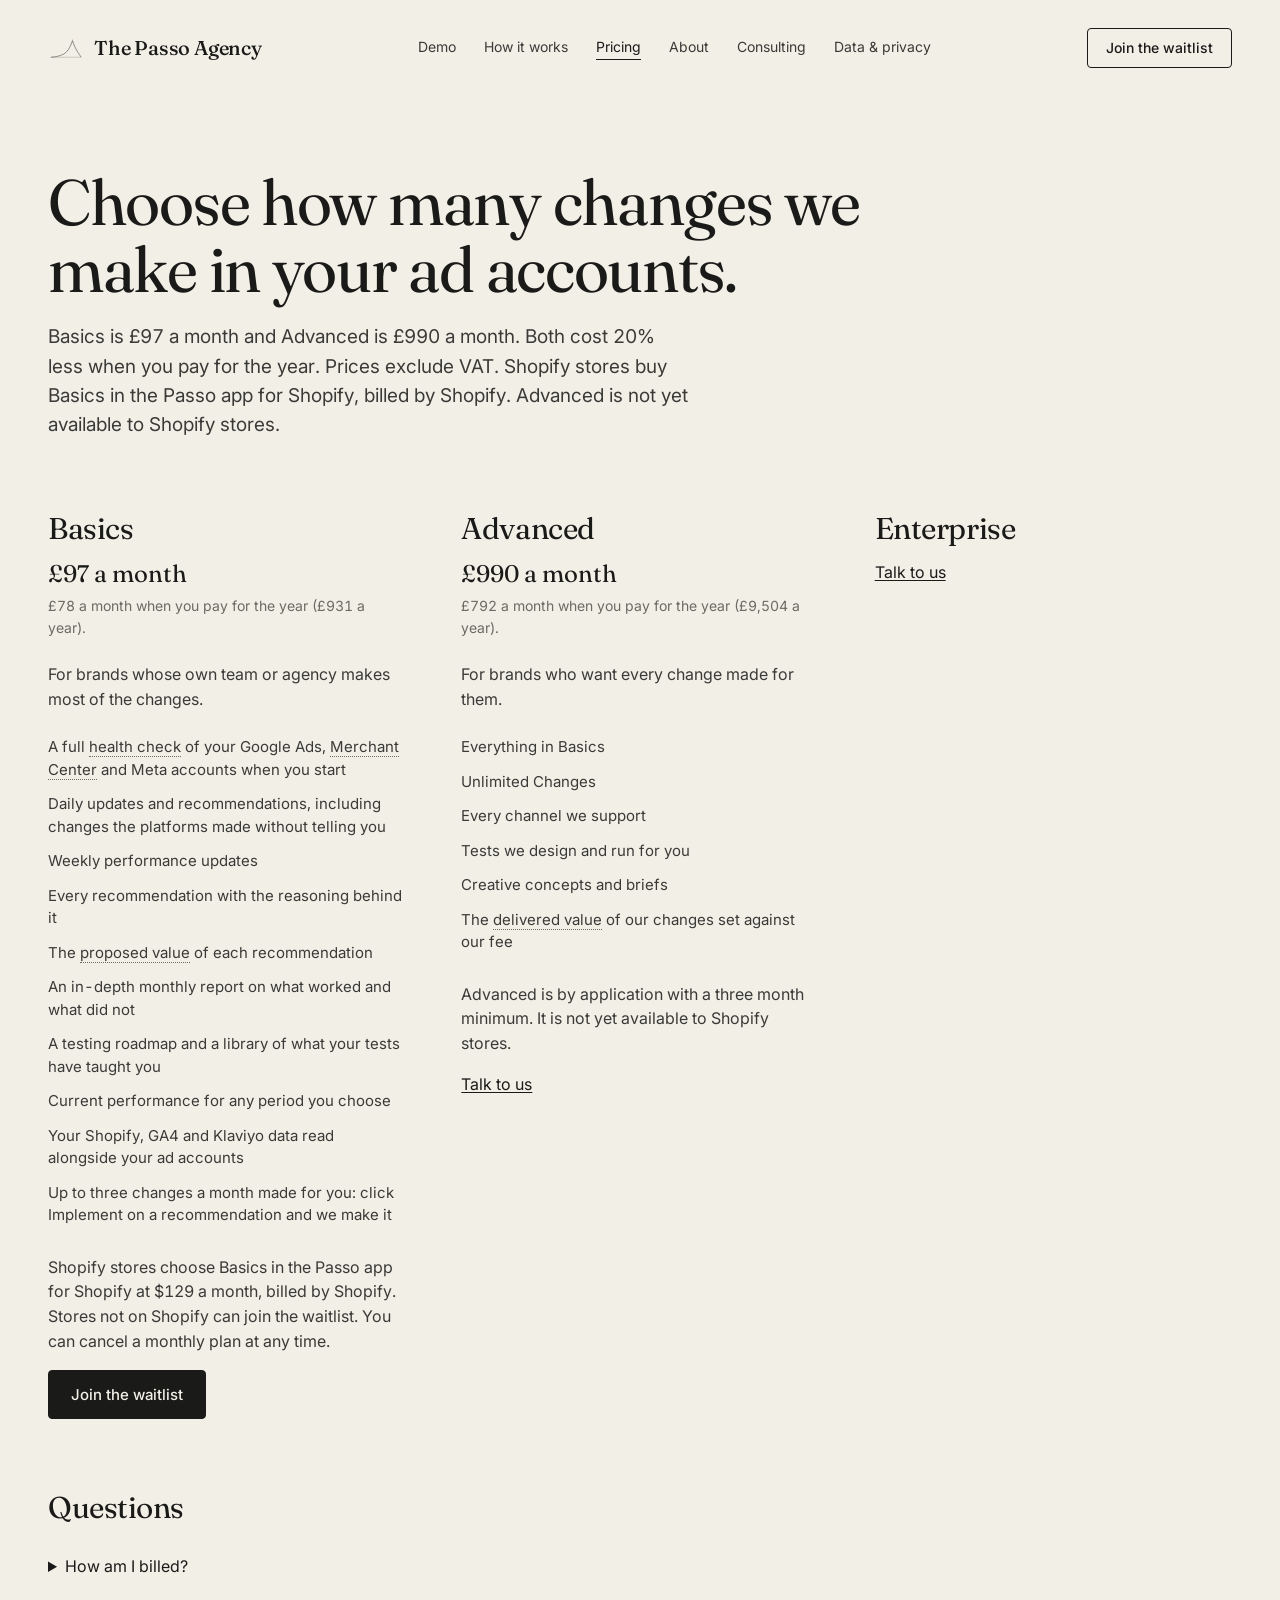
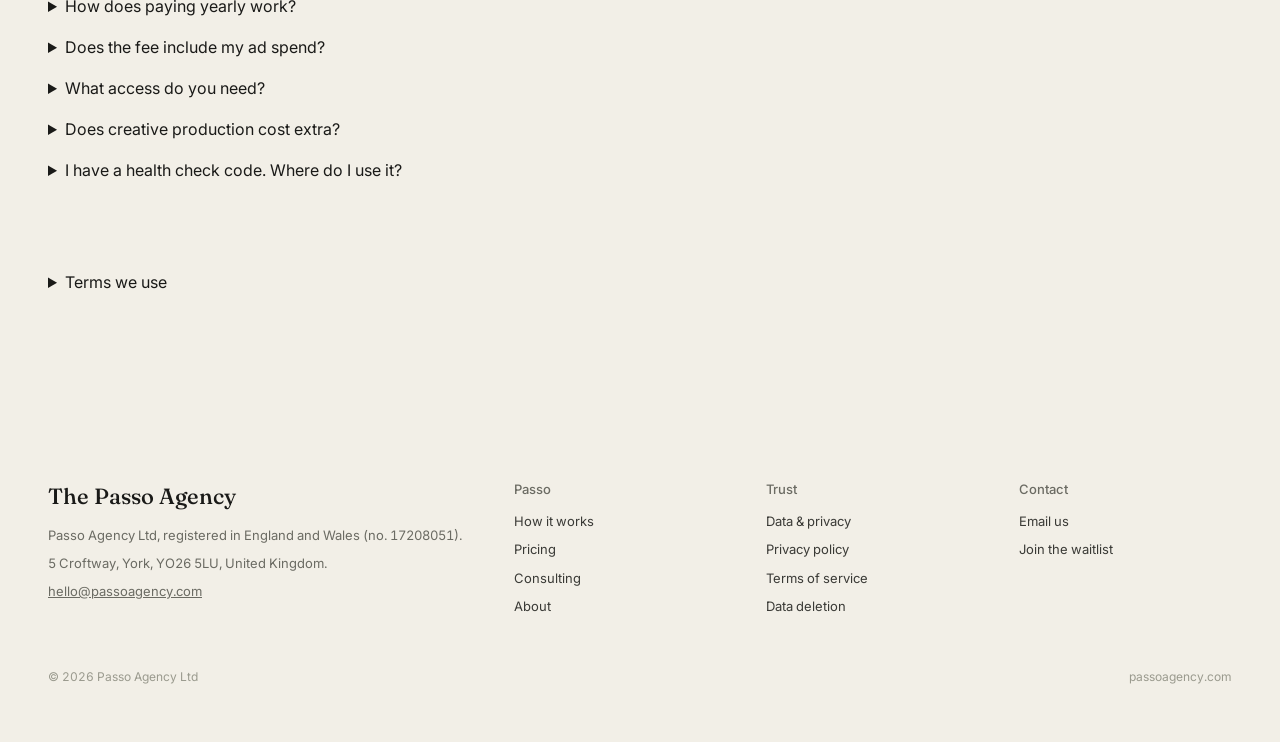
<file: pricing.html>
<!DOCTYPE html>
<html lang="en-GB">
<head>
  <meta charset="UTF-8" />
  <meta name="viewport" content="width=device-width, initial-scale=1.0" />
  <title>Pricing &middot; The Passo Agency</title>
  <meta name="description" content="Basics is £97 a month and Advanced is £990 a month. Both cost 20% less paid yearly. Prices exclude VAT." />

  <link rel="icon" type="image/svg+xml" href="data:image/svg+xml,%3Csvg xmlns='http://www.w3.org/2000/svg' viewBox='0 0 200 160' fill='none'%3E%3Cg transform='translate(16,24)'%3E%3Cline x1='120' y1='8' x2='120' y2='18' stroke='%23E5326A' stroke-width='3'/%3E%3Cpath d='M 0 110 C 14 109, 22 108, 32 106 C 46 103, 60 99, 72 92 C 86 84, 96 70, 104 56 C 112 42, 116 30, 120 18 L 124 30 C 130 46, 138 64, 148 80 C 156 92, 162 100, 168 110' stroke='%231A1A18' stroke-width='6' stroke-linejoin='miter' stroke-linecap='butt' fill='none'/%3E%3Cline x1='0' y1='110' x2='168' y2='110' stroke='%231A1A18' stroke-width='3'/%3E%3C/g%3E%3C/svg%3E" />

  <link rel="preconnect" href="https://fonts.googleapis.com" />
  <link rel="preconnect" href="https://fonts.gstatic.com" crossorigin />
  <link href="https://fonts.googleapis.com/css2?family=Fraunces:opsz,wght@9..144,400;9..144,500&family=Inter:wght@400;500;600&display=swap" rel="stylesheet" />

  <link rel="stylesheet" href="/assets/site.css" />
</head>
<body>
  <div class="page">

    <nav class="nav">
      <a class="brand" href="/" aria-label="The Passo Agency home">
        <svg class="brand-mark" viewBox="0 0 200 160" fill="none" xmlns="http://www.w3.org/2000/svg" aria-hidden="true">
          <g transform="translate(16,24)">
            <line x1="120" y1="10" x2="120" y2="16" stroke="#E5326A" stroke-width="1.5"/>
            <path d="M 0 110 C 14 109, 22 108, 32 106 C 46 103, 60 99, 72 92 C 86 84, 96 70, 104 56 C 112 42, 116 30, 120 18 L 124 30 C 130 46, 138 64, 148 80 C 156 92, 162 100, 168 110" stroke="#1A1A18" stroke-width="2.5" stroke-linejoin="miter" stroke-linecap="butt" fill="none"/>
            <line x1="0" y1="110" x2="168" y2="110" stroke="#1A1A18" stroke-width="1"/>
          </g>
        </svg>
        <span>The Passo Agency</span>
      </a>
      <div class="nav-links">
        <a href="https://clients.passoagency.com/demo/health-check">Demo</a>
        <a href="/how-it-works.html">How it works</a>
        <a href="/pricing.html" class="active">Pricing</a>
        <a href="/about.html">About</a>
        <a href="/consulting.html">Consulting</a>
        <a href="/data-privacy.html">Data &amp; privacy</a>
      </div>
      <a href="/coming-soon.html" class="nav-cta">Join the waitlist</a>
    </nav>

    <main class="pr">

      <h1>Choose how many changes we make in your ad accounts.</h1>
      <p class="pr-lede">Basics is £97 a month and Advanced is £990 a month. Both cost 20% less when you pay for the year. Prices exclude VAT. Shopify stores buy Basics in the Passo app for Shopify, billed by Shopify. Advanced is not yet available to Shopify stores.</p>

      <div class="pr-plans">

        <section class="pr-plan">
          <h2>Basics</h2>
          <p class="pr-price">£97 a month</p>
          <p class="pr-sub">£78 a month when you pay for the year (£931 a year).</p>
          <p>For brands whose own team or agency makes most of the changes.</p>
          <ul class="pr-list">
            <li>A full <span class="term" title="A review of your ad accounts that lists every problem we find and what to do about each one.">health check</span> of your Google Ads, <span class="term" title="Google's tool for the product data behind your Shopping ads.">Merchant Center</span> and Meta accounts when you start</li>
            <li>Daily updates and recommendations, including changes the platforms made without telling you</li>
            <li>Weekly performance updates</li>
            <li>Every recommendation with the reasoning behind it</li>
            <li>The <span class="term" title="The extra revenue or saving we expect a recommendation to bring.">proposed value</span> of each recommendation</li>
            <li>An in-depth monthly report on what worked and what did not</li>
            <li>A testing roadmap and a library of what your tests have taught you</li>
            <li>Current performance for any period you choose</li>
            <li>Your Shopify, GA4 and Klaviyo data read alongside your ad accounts</li>
            <li>Up to three changes a month made for you: click Implement on a recommendation and we make it</li>
          </ul>
          <p>Shopify stores choose Basics in the Passo app for Shopify at $129 a month, billed by Shopify. Stores not on Shopify can join the waitlist. You can cancel a monthly plan at any time.</p>
          <a class="btn-primary pr-btn" href="/coming-soon.html">Join the waitlist</a>
        </section>

        <section class="pr-plan">
          <h2>Advanced</h2>
          <p class="pr-price">£990 a month</p>
          <p class="pr-sub">£792 a month when you pay for the year (£9,504 a year).</p>
          <p>For brands who want every change made for them.</p>
          <ul class="pr-list">
            <li>Everything in Basics</li>
            <li>Unlimited Changes</li>
            <li>Every channel we support</li>
            <li>Tests we design and run for you</li>
            <li>Creative concepts and briefs</li>
            <li>The <span class="term" title="What the changes we made earned or saved, measured after they went live.">delivered value</span> of our changes set against our fee</li>
          </ul>
          <p>Advanced is by application with a three month minimum. It is not yet available to Shopify stores.</p>
          <p><a href="mailto:hello@passoagency.com?subject=Advanced">Talk to us</a></p>
        </section>

        <section class="pr-plan">
          <h2>Enterprise</h2>
          <p><a href="mailto:hello@passoagency.com?subject=Enterprise">Talk to us</a></p>
        </section>

      </div>

      <section class="pr-fold">
        <h2>Questions</h2>
        <details>
          <summary>How am I billed?</summary>
          <p>If you have a Shopify store, you buy Basics in the Passo app for Shopify and Shopify bills it on your Shopify invoice. Shopify charges $129 a month and shows you the amount in pounds. If you are not on Shopify, we invoice you directly in pounds, and we invoice Advanced the same way.</p>
        </details>
        <details>
          <summary>How does paying yearly work?</summary>
          <p>You pay for the year upfront at 20% less than the monthly price. A yearly plan runs for the full year. Yearly plans are invoiced by us, so they are for stores not on Shopify for now.</p>
        </details>
        <details>
          <summary>Does the fee include my ad spend?</summary>
          <p>No. You pay Google and Meta for your ads directly and pay us a monthly fee.</p>
        </details>
        <details>
          <summary>What access do you need?</summary>
          <p>Both plans ask for permission to make changes. On Basics we make a change only when you click Implement, up to three a month. On Advanced we make every change you approve before it goes live.</p>
        </details>
        <details>
          <summary>Does creative production cost extra?</summary>
          <p>Yes. Concepts and briefs are part of Advanced. Images and video are billed per piece and creator costs are passed on at cost.</p>
        </details>
        <details>
          <summary>I have a health check code. Where do I use it?</summary>
          <p>Use the link in the invite we sent you. The health check is by code only for now.</p>
        </details>
      </section>

      <section class="pr-fold">
        <details>
          <summary>Terms we use</summary>
          <dl class="pr-terms">
            <dt>Health check</dt><dd>A review of your ad accounts that lists every problem we find and what to do about each one.</dd>
            <dt>Merchant Center</dt><dd>Google's tool for the product data behind your Shopping ads.</dd>
            <dt>Proposed value</dt><dd>The extra revenue or saving we expect a recommendation to bring.</dd>
            <dt>Delivered value</dt><dd>What the changes we made earned or saved, measured after they went live.</dd>
          </dl>
        </details>
      </section>

    </main>

    <footer class="site-foot">
      <div class="foot-grid">
        <div>
          <div class="foot-brand">The Passo Agency</div>
          <div>Passo Agency Ltd, registered in England and Wales (no. 17208051).</div>
          <div style="margin-top: 8px;">5 Croftway, York, YO26 5LU, United Kingdom.</div>
          <div style="margin-top: 8px;"><a href="mailto:hello@passoagency.com">hello@passoagency.com</a></div>
        </div>
        <div class="foot-col">
          <h5>Passo</h5>
          <ul>
            <li><a href="/how-it-works.html">How it works</a></li>
            <li><a href="/pricing.html">Pricing</a></li>
            <li><a href="/consulting.html">Consulting</a></li>
            <li><a href="/about.html">About</a></li>
          </ul>
        </div>
        <div class="foot-col">
          <h5>Trust</h5>
          <ul>
            <li><a href="/data-privacy.html">Data &amp; privacy</a></li>
            <li><a href="/privacy.html">Privacy policy</a></li>
            <li><a href="/terms.html">Terms of service</a></li>
            <li><a href="/data-deletion.html">Data deletion</a></li>
          </ul>
        </div>
        <div class="foot-col">
          <h5>Contact</h5>
          <ul>
            <li><a href="mailto:hello@passoagency.com">Email us</a></li>
            <li><a href="/coming-soon.html">Join the waitlist</a></li>
          </ul>
        </div>
      </div>
      <div class="foot-bottom">
        <div>&copy; 2026 Passo Agency Ltd</div>
        <div>passoagency.com</div>
      </div>
    </footer>

  </div>

</body>
</html>
</file>
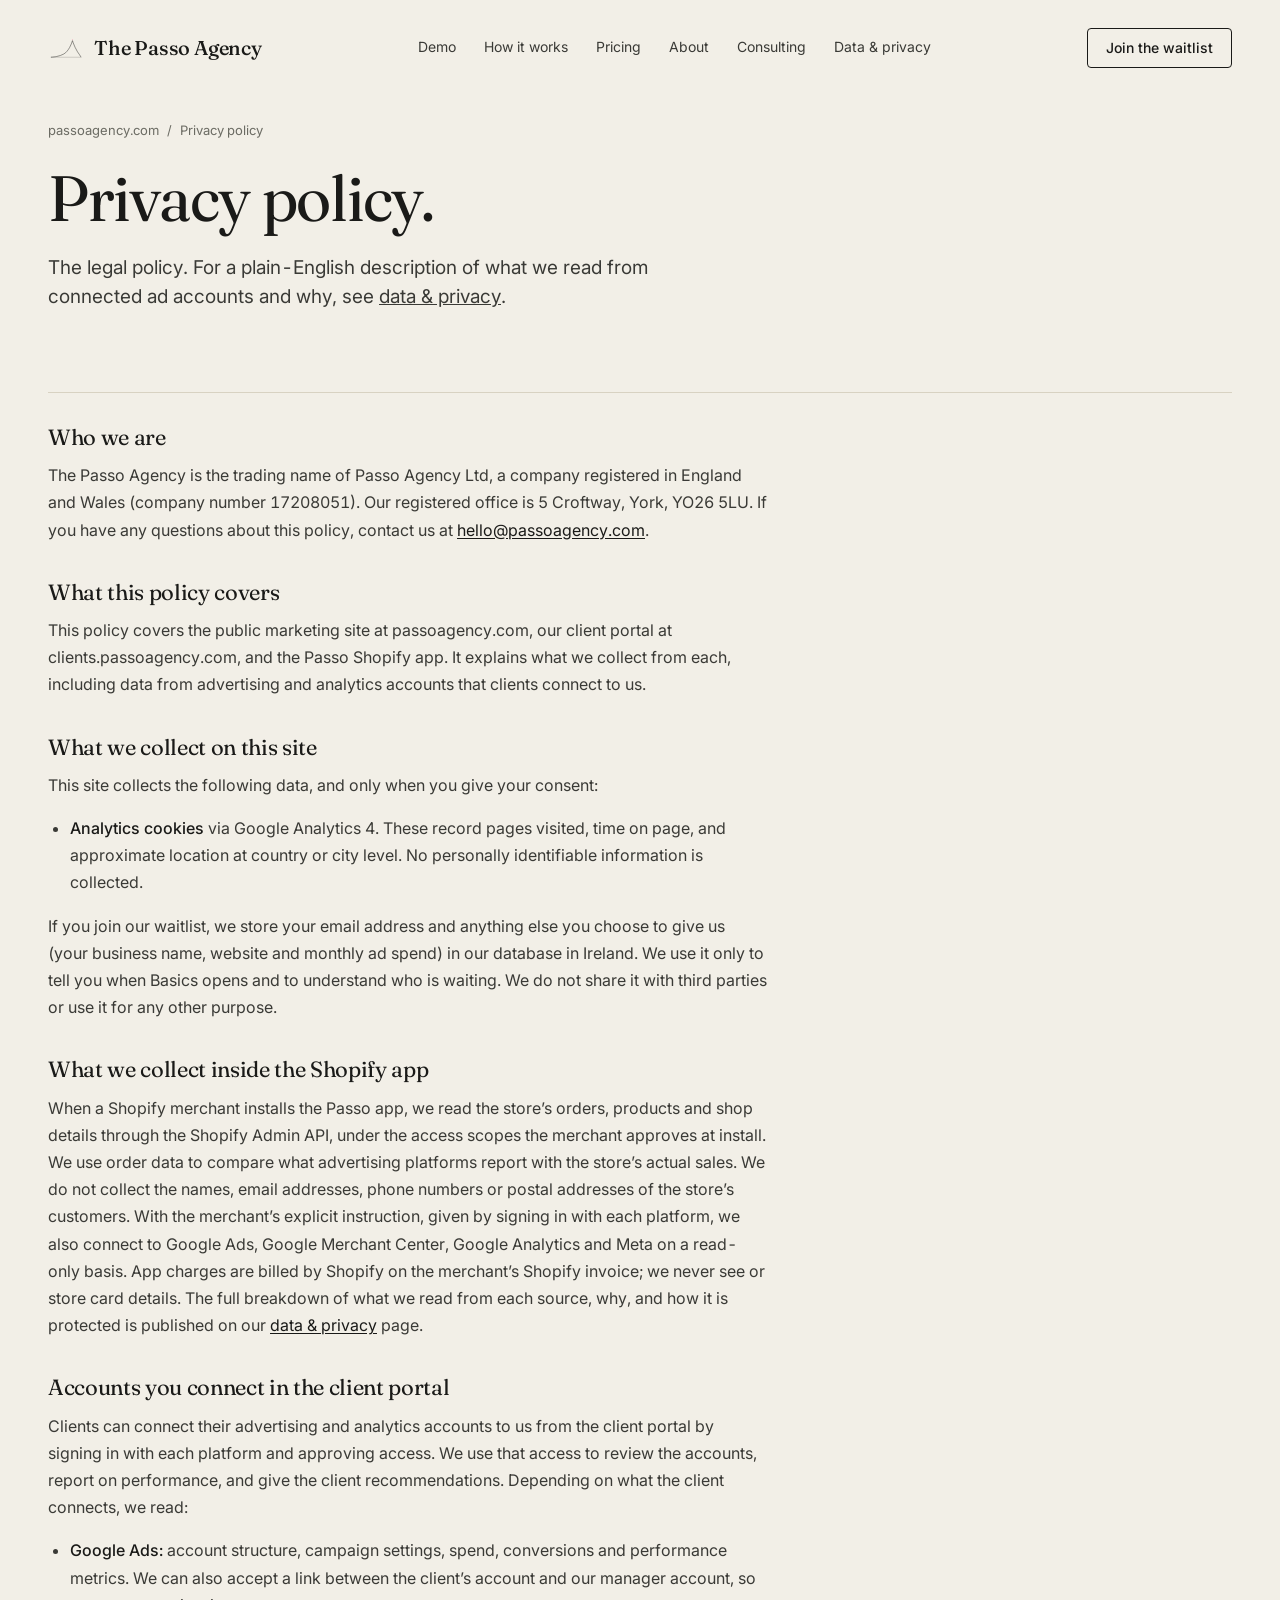
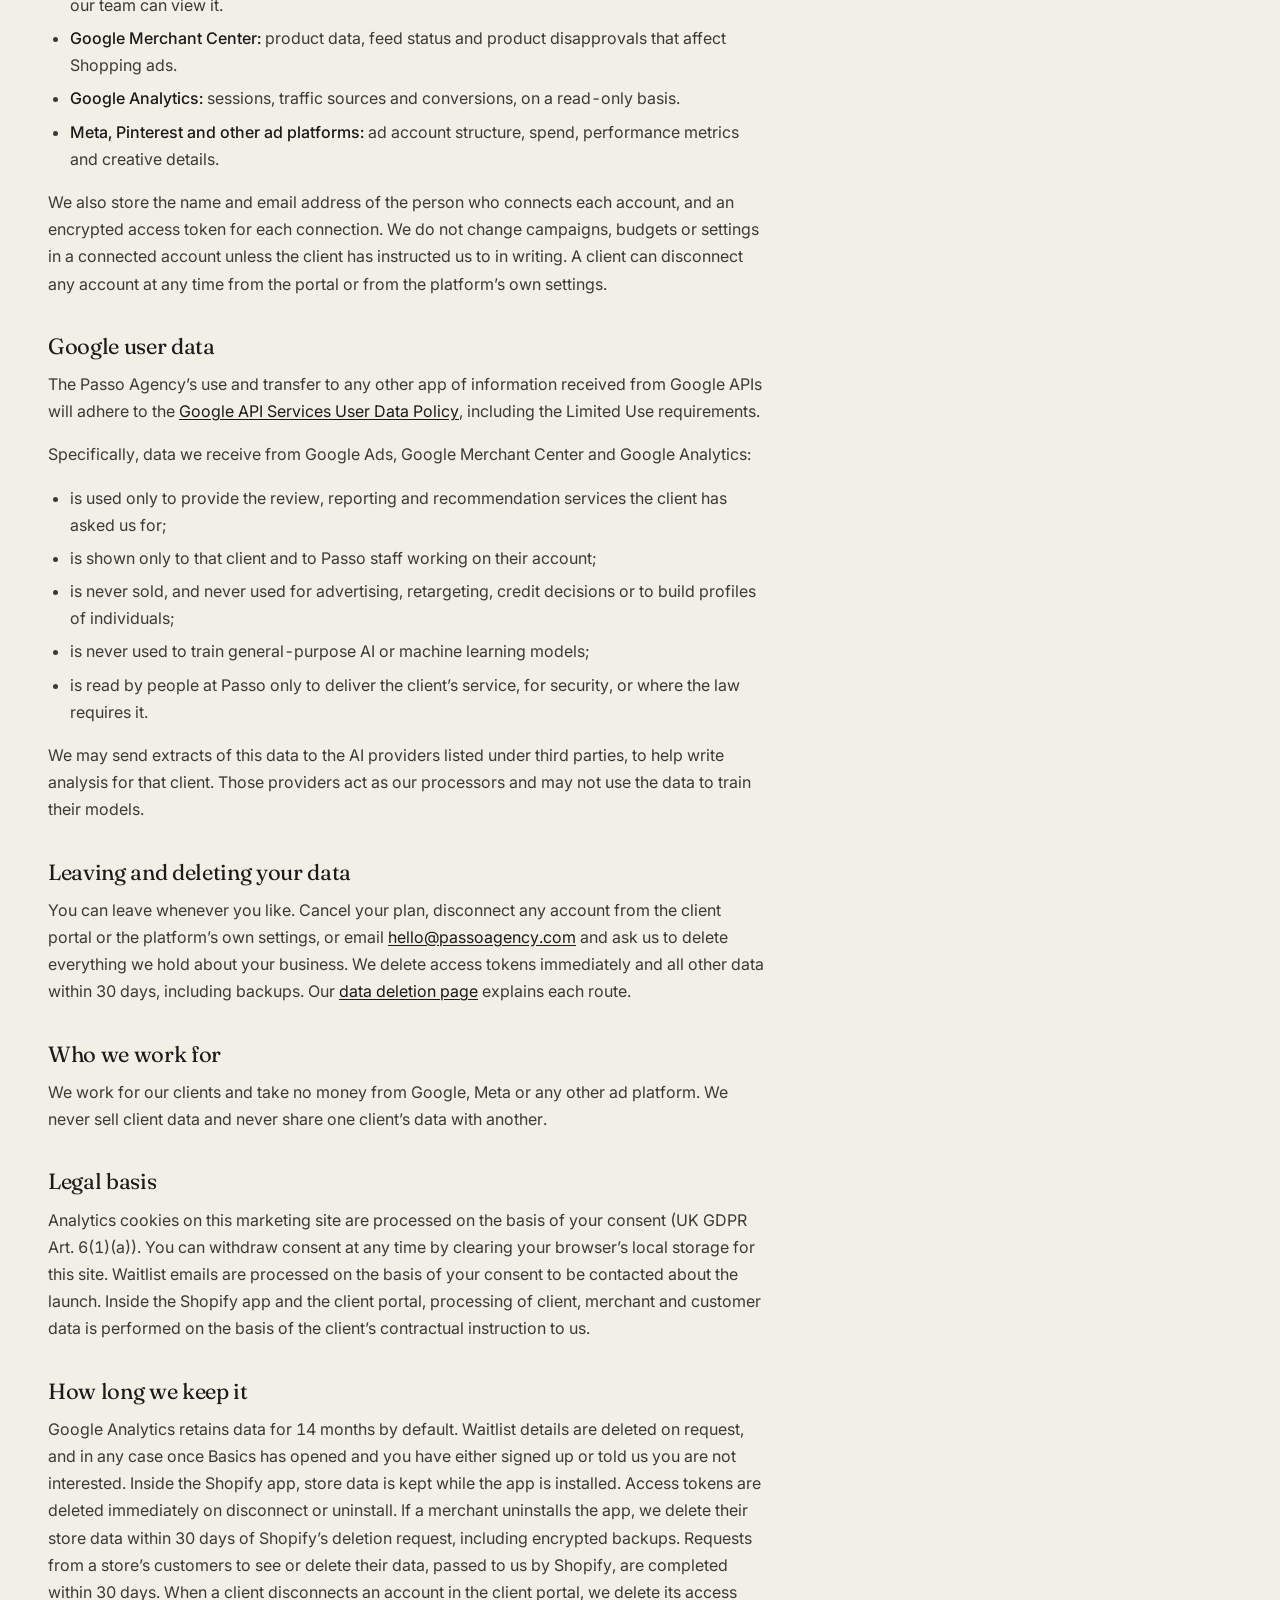
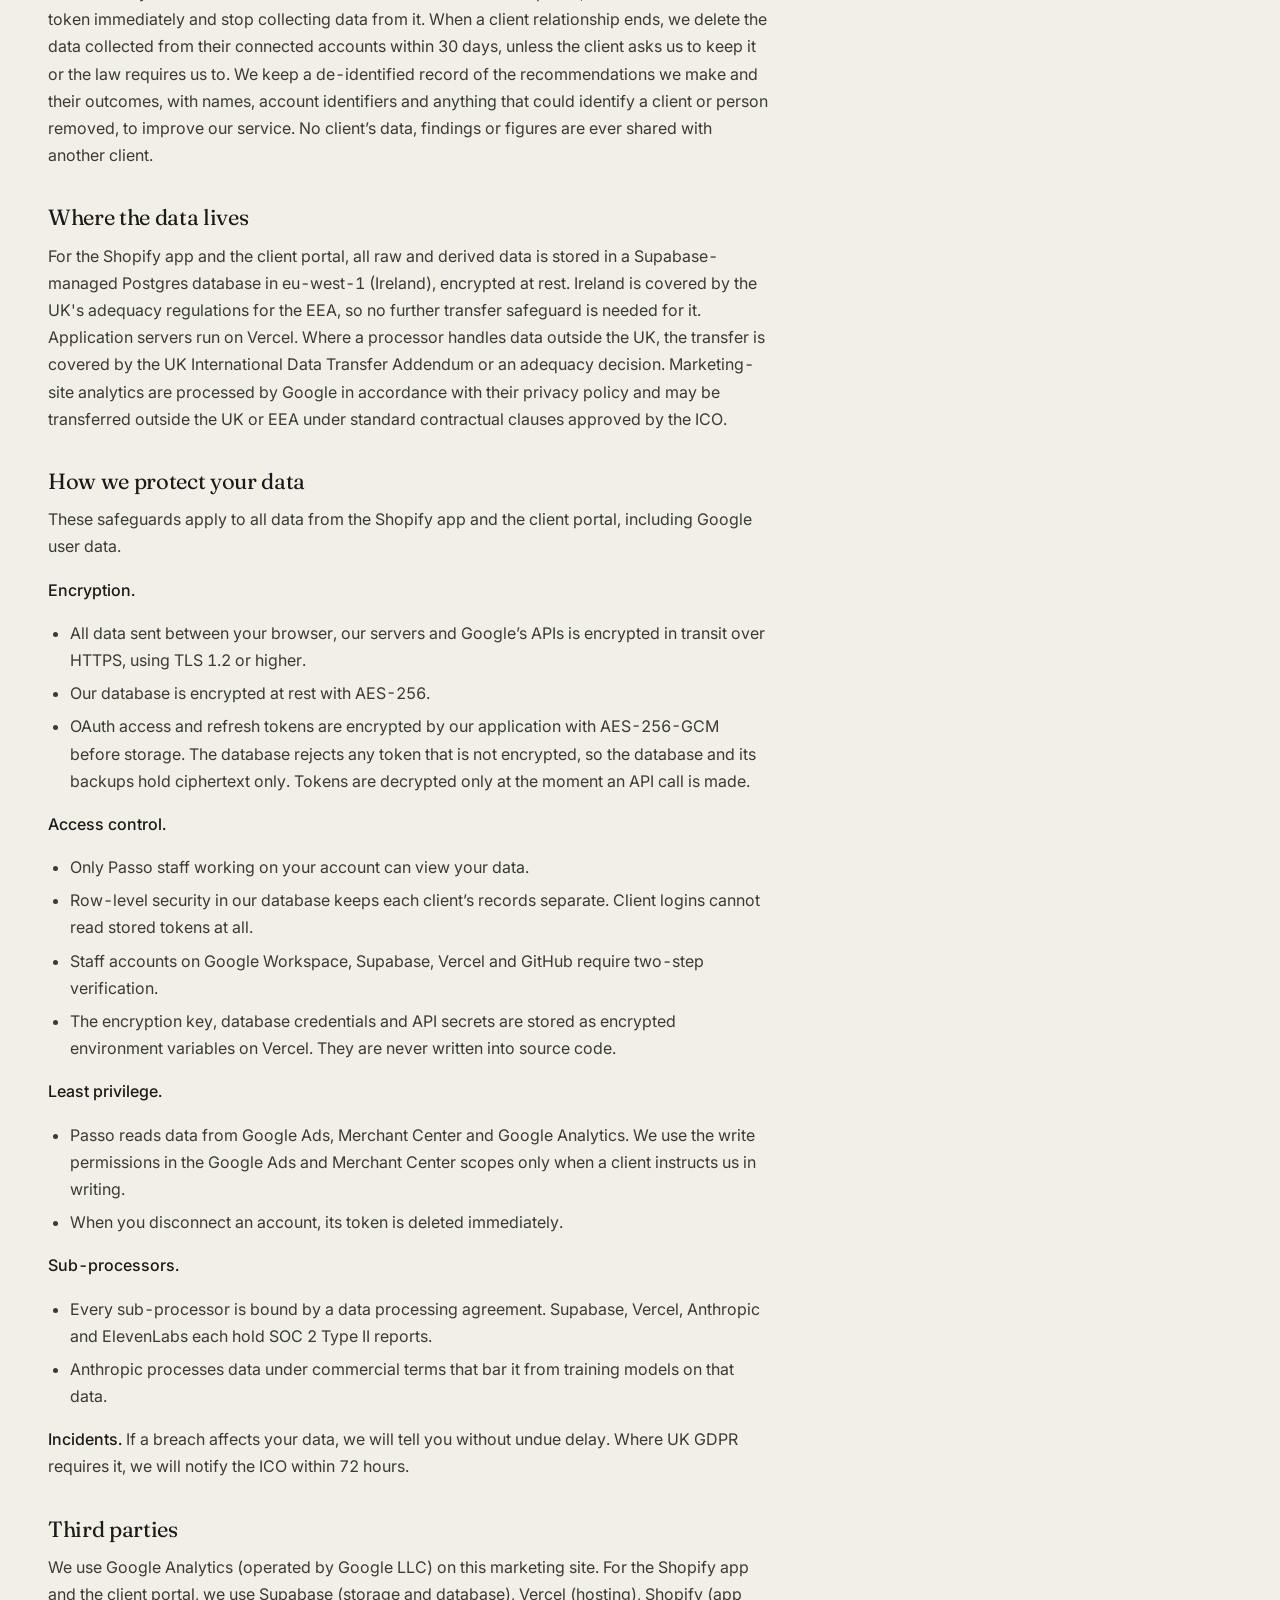
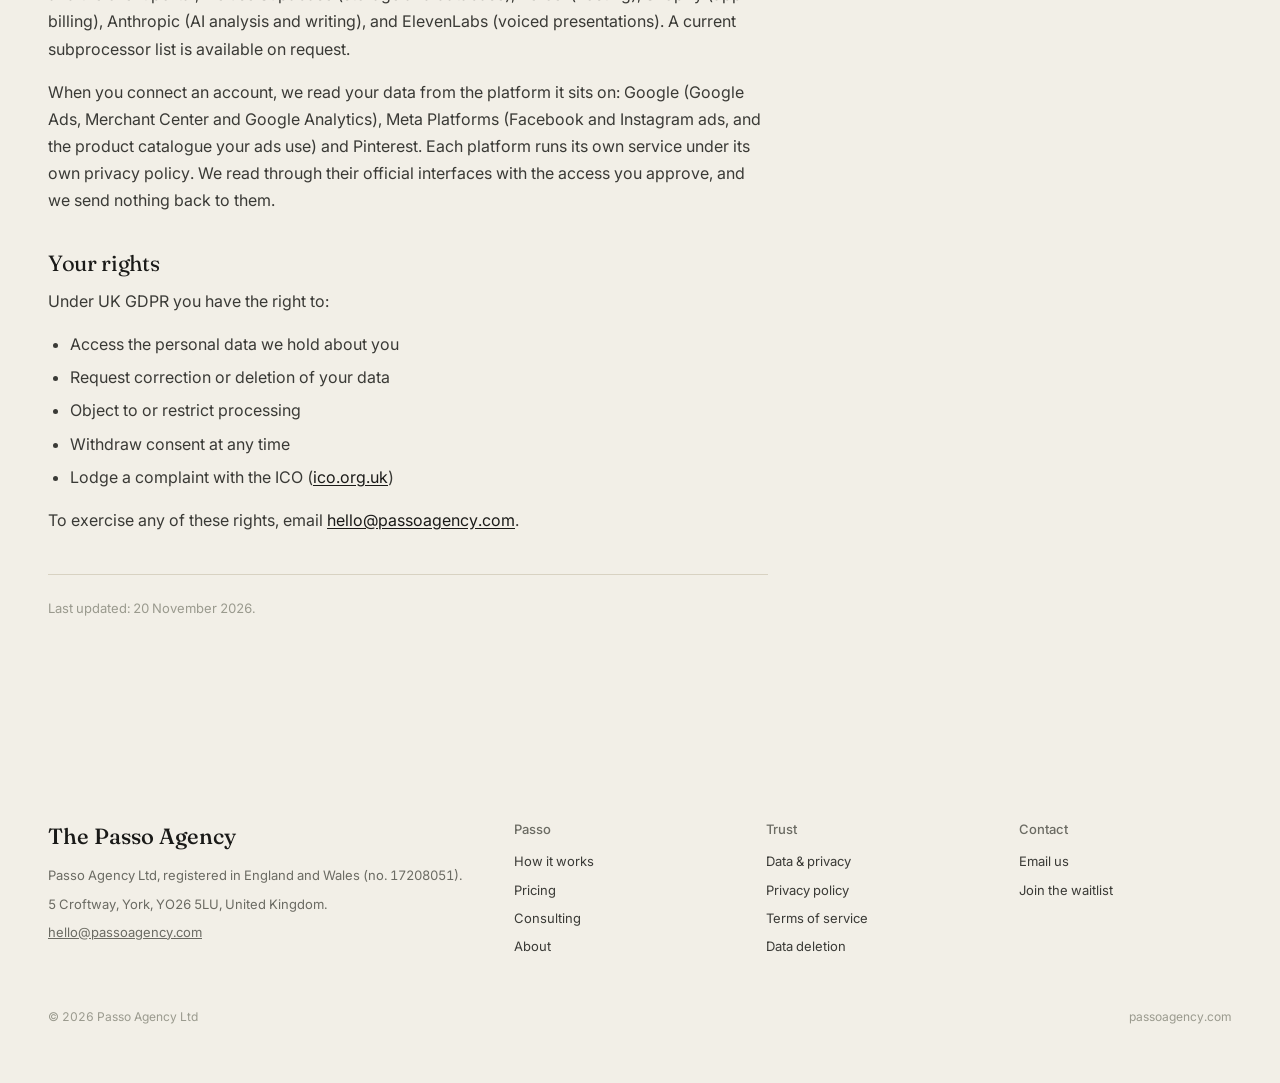
<file: privacy.html>
<!DOCTYPE html>
<html lang="en">
<head>
  <meta charset="UTF-8" />
  <meta name="viewport" content="width=device-width, initial-scale=1.0" />
  <title>Privacy policy &middot; The Passo Agency</title>
  <meta name="description" content="The Passo Agency privacy policy. What we collect, why, where it is stored, and your rights under UK GDPR." />

  <link rel="icon" type="image/svg+xml" href="data:image/svg+xml,%3Csvg xmlns='http://www.w3.org/2000/svg' viewBox='0 0 200 160' fill='none'%3E%3Cg transform='translate(16,24)'%3E%3Cline x1='120' y1='8' x2='120' y2='18' stroke='%23E5326A' stroke-width='3'/%3E%3Cpath d='M 0 110 C 14 109, 22 108, 32 106 C 46 103, 60 99, 72 92 C 86 84, 96 70, 104 56 C 112 42, 116 30, 120 18 L 124 30 C 130 46, 138 64, 148 80 C 156 92, 162 100, 168 110' stroke='%231A1A18' stroke-width='6' stroke-linejoin='miter' stroke-linecap='butt' fill='none'/%3E%3Cline x1='0' y1='110' x2='168' y2='110' stroke='%231A1A18' stroke-width='3'/%3E%3C/g%3E%3C/svg%3E" />

  <link rel="preconnect" href="https://fonts.googleapis.com" />
  <link rel="preconnect" href="https://fonts.gstatic.com" crossorigin />
  <link href="https://fonts.googleapis.com/css2?family=Fraunces:opsz,wght@9..144,400;9..144,500&family=Inter:wght@400;500;600&display=swap" rel="stylesheet" />

  <link rel="stylesheet" href="/assets/site.css" />
  <style>
    .legal-wrap { max-width: 720px; padding: 8px 0 32px; }
    .legal-wrap h2 {
      font-size: 22px;
      margin: 36px 0 12px;
    }
    .legal-wrap h2:first-of-type { margin-top: 24px; }
    .legal-wrap p, .legal-wrap li {
      font-size: 16px;
      line-height: 1.7;
      color: var(--ink-body);
    }
    .legal-wrap ul { padding-left: 22px; margin: 0 0 16px; }
    .legal-wrap li { margin-bottom: 6px; }
    .legal-wrap a { color: var(--ink-primary); text-decoration: underline; text-underline-offset: 2px; }
    .legal-wrap .updated {
      font-size: 13px;
      color: var(--ink-label);
      margin-top: 40px;
      padding-top: 22px;
      border-top: 1px solid var(--paper-rule);
    }
  </style>
</head>
<body>
  <div class="page">

    <nav class="nav">
      <a class="brand" href="/" aria-label="The Passo Agency home">
        <svg class="brand-mark" viewBox="0 0 200 160" fill="none" xmlns="http://www.w3.org/2000/svg" aria-hidden="true">
          <g transform="translate(16,24)">
            <line x1="120" y1="10" x2="120" y2="16" stroke="#E5326A" stroke-width="1.5"/>
            <path d="M 0 110 C 14 109, 22 108, 32 106 C 46 103, 60 99, 72 92 C 86 84, 96 70, 104 56 C 112 42, 116 30, 120 18 L 124 30 C 130 46, 138 64, 148 80 C 156 92, 162 100, 168 110" stroke="#1A1A18" stroke-width="2.5" stroke-linejoin="miter" stroke-linecap="butt" fill="none"/>
            <line x1="0" y1="110" x2="168" y2="110" stroke="#1A1A18" stroke-width="1"/>
          </g>
        </svg>
        <span>The Passo Agency</span>
      </a>
      <div class="nav-links">
        <a href="https://clients.passoagency.com/demo/health-check">Demo</a>
        <a href="/how-it-works.html">How it works</a>
        <a href="/pricing.html">Pricing</a>
        <a href="/about.html">About</a>
        <a href="/consulting.html">Consulting</a>
        <a href="/data-privacy.html">Data &amp; privacy</a>
      </div>
      <a href="/coming-soon.html" class="nav-cta">Join the waitlist</a>
    </nav>

    <div class="crumbs">
      <a href="/">passoagency.com</a><span class="sep">/</span><span>Privacy policy</span>
    </div>

    <header class="hero hero-interior">
      <h1>Privacy policy.</h1>
      <p class="hero-sub">The legal policy. For a plain-English description of what we read from connected ad accounts and why, see <a href="/data-privacy.html">data &amp; privacy</a>.</p>
    </header>

    <article class="legal-wrap">

      <h2>Who we are</h2>
      <p>The Passo Agency is the trading name of Passo Agency Ltd, a company registered in England and Wales (company number 17208051). Our registered office is 5 Croftway, York, YO26 5LU. If you have any questions about this policy, contact us at <a href="mailto:hello@passoagency.com">hello@passoagency.com</a>.</p>

      <h2>What this policy covers</h2>
      <p>This policy covers the public marketing site at passoagency.com, our client portal at clients.passoagency.com, and the Passo Shopify app. It explains what we collect from each, including data from advertising and analytics accounts that clients connect to us.</p>

      <h2>What we collect on this site</h2>
      <p>This site collects the following data, and only when you give your consent:</p>
      <ul>
        <li><strong>Analytics cookies</strong> via Google Analytics 4. These record pages visited, time on page, and approximate location at country or city level. No personally identifiable information is collected.</li>
      </ul>
      <p>If you join our waitlist, we store your email address and anything else you choose to give us (your business name, website and monthly ad spend) in our database in Ireland. We use it only to tell you when Basics opens and to understand who is waiting. We do not share it with third parties or use it for any other purpose.</p>

      <h2>What we collect inside the Shopify app</h2>
      <p>When a Shopify merchant installs the Passo app, we read the store&rsquo;s orders, products and shop details through the Shopify Admin API, under the access scopes the merchant approves at install. We use order data to compare what advertising platforms report with the store&rsquo;s actual sales. We do not collect the names, email addresses, phone numbers or postal addresses of the store&rsquo;s customers. With the merchant&rsquo;s explicit instruction, given by signing in with each platform, we also connect to Google Ads, Google Merchant Center, Google Analytics and Meta on a read-only basis. App charges are billed by Shopify on the merchant&rsquo;s Shopify invoice; we never see or store card details. The full breakdown of what we read from each source, why, and how it is protected is published on our <a href="/data-privacy.html">data &amp; privacy</a> page.</p>

      <h2>Accounts you connect in the client portal</h2>
      <p>Clients can connect their advertising and analytics accounts to us from the client portal by signing in with each platform and approving access. We use that access to review the accounts, report on performance, and give the client recommendations. Depending on what the client connects, we read:</p>
      <ul>
        <li><strong>Google Ads:</strong> account structure, campaign settings, spend, conversions and performance metrics. We can also accept a link between the client&rsquo;s account and our manager account, so our team can view it.</li>
        <li><strong>Google Merchant Center:</strong> product data, feed status and product disapprovals that affect Shopping ads.</li>
        <li><strong>Google Analytics:</strong> sessions, traffic sources and conversions, on a read-only basis.</li>
        <li><strong>Meta, Pinterest and other ad platforms:</strong> ad account structure, spend, performance metrics and creative details.</li>
      </ul>
      <p>We also store the name and email address of the person who connects each account, and an encrypted access token for each connection. We do not change campaigns, budgets or settings in a connected account unless the client has instructed us to in writing. A client can disconnect any account at any time from the portal or from the platform&rsquo;s own settings.</p>

      <h2>Google user data</h2>
      <p>The Passo Agency&rsquo;s use and transfer to any other app of information received from Google APIs will adhere to the <a href="https://developers.google.com/terms/api-services-user-data-policy" target="_blank" rel="noopener">Google API Services User Data Policy</a>, including the Limited Use requirements.</p>
      <p>Specifically, data we receive from Google Ads, Google Merchant Center and Google Analytics:</p>
      <ul>
        <li>is used only to provide the review, reporting and recommendation services the client has asked us for;</li>
        <li>is shown only to that client and to Passo staff working on their account;</li>
        <li>is never sold, and never used for advertising, retargeting, credit decisions or to build profiles of individuals;</li>
        <li>is never used to train general-purpose AI or machine learning models;</li>
        <li>is read by people at Passo only to deliver the client&rsquo;s service, for security, or where the law requires it.</li>
      </ul>
      <p>We may send extracts of this data to the AI providers listed under third parties, to help write analysis for that client. Those providers act as our processors and may not use the data to train their models.</p>

      <h2>Leaving and deleting your data</h2>
      <p>You can leave whenever you like. Cancel your plan, disconnect any account from the client portal or the platform&rsquo;s own settings, or email <a href="mailto:hello@passoagency.com">hello@passoagency.com</a> and ask us to delete everything we hold about your business. We delete access tokens immediately and all other data within 30 days, including backups. Our <a href="/data-deletion.html">data deletion page</a> explains each route.</p>

      <h2>Who we work for</h2>
      <p>We work for our clients and take no money from Google, Meta or any other ad platform. We never sell client data and never share one client&rsquo;s data with another.</p>

      <h2>Legal basis</h2>
      <p>Analytics cookies on this marketing site are processed on the basis of your consent (UK GDPR Art. 6(1)(a)). You can withdraw consent at any time by clearing your browser&rsquo;s local storage for this site. Waitlist emails are processed on the basis of your consent to be contacted about the launch. Inside the Shopify app and the client portal, processing of client, merchant and customer data is performed on the basis of the client&rsquo;s contractual instruction to us.</p>

      <h2>How long we keep it</h2>
      <p>Google Analytics retains data for 14 months by default. Waitlist details are deleted on request, and in any case once Basics has opened and you have either signed up or told us you are not interested. Inside the Shopify app, store data is kept while the app is installed. Access tokens are deleted immediately on disconnect or uninstall. If a merchant uninstalls the app, we delete their store data within 30 days of Shopify&rsquo;s deletion request, including encrypted backups. Requests from a store&rsquo;s customers to see or delete their data, passed to us by Shopify, are completed within 30 days. When a client disconnects an account in the client portal, we delete its access token immediately and stop collecting data from it. When a client relationship ends, we delete the data collected from their connected accounts within 30 days, unless the client asks us to keep it or the law requires us to. We keep a de-identified record of the recommendations we make and their outcomes, with names, account identifiers and anything that could identify a client or person removed, to improve our service. No client&rsquo;s data, findings or figures are ever shared with another client.</p>

      <h2>Where the data lives</h2>
      <p>For the Shopify app and the client portal, all raw and derived data is stored in a Supabase-managed Postgres database in eu-west-1 (Ireland), encrypted at rest. Ireland is covered by the UK's adequacy regulations for the EEA, so no further transfer safeguard is needed for it. Application servers run on Vercel. Where a processor handles data outside the UK, the transfer is covered by the UK International Data Transfer Addendum or an adequacy decision. Marketing-site analytics are processed by Google in accordance with their privacy policy and may be transferred outside the UK or EEA under standard contractual clauses approved by the ICO.</p>

      <h2>How we protect your data</h2>
      <p>These safeguards apply to all data from the Shopify app and the client portal, including Google user data.</p>
      <p><strong>Encryption.</strong></p>
      <ul>
        <li>All data sent between your browser, our servers and Google&rsquo;s APIs is encrypted in transit over HTTPS, using TLS 1.2 or higher.</li>
        <li>Our database is encrypted at rest with AES-256.</li>
        <li>OAuth access and refresh tokens are encrypted by our application with AES-256-GCM before storage. The database rejects any token that is not encrypted, so the database and its backups hold ciphertext only. Tokens are decrypted only at the moment an API call is made.</li>
      </ul>
      <p><strong>Access control.</strong></p>
      <ul>
        <li>Only Passo staff working on your account can view your data.</li>
        <li>Row-level security in our database keeps each client&rsquo;s records separate. Client logins cannot read stored tokens at all.</li>
        <li>Staff accounts on Google Workspace, Supabase, Vercel and GitHub require two-step verification.</li>
        <li>The encryption key, database credentials and API secrets are stored as encrypted environment variables on Vercel. They are never written into source code.</li>
      </ul>
      <p><strong>Least privilege.</strong></p>
      <ul>
        <li>Passo reads data from Google Ads, Merchant Center and Google Analytics. We use the write permissions in the Google Ads and Merchant Center scopes only when a client instructs us in writing.</li>
        <li>When you disconnect an account, its token is deleted immediately.</li>
      </ul>
      <p><strong>Sub-processors.</strong></p>
      <ul>
        <li>Every sub-processor is bound by a data processing agreement. Supabase, Vercel, Anthropic and ElevenLabs each hold SOC 2 Type II reports.</li>
        <li>Anthropic processes data under commercial terms that bar it from training models on that data.</li>
      </ul>
      <p><strong>Incidents.</strong> If a breach affects your data, we will tell you without undue delay. Where UK GDPR requires it, we will notify the ICO within 72 hours.</p>

      <h2>Third parties</h2>
      <p>We use Google Analytics (operated by Google LLC) on this marketing site. For the Shopify app and the client portal, we use Supabase (storage and database), Vercel (hosting), Shopify (app billing), Anthropic (AI analysis and writing), and ElevenLabs (voiced presentations). A current subprocessor list is available on request.</p>
      <p>When you connect an account, we read your data from the platform it sits on: Google (Google Ads, Merchant Center and Google Analytics), Meta Platforms (Facebook and Instagram ads, and the product catalogue your ads use) and Pinterest. Each platform runs its own service under its own privacy policy. We read through their official interfaces with the access you approve, and we send nothing back to them.</p>

      <h2>Your rights</h2>
      <p>Under UK GDPR you have the right to:</p>
      <ul>
        <li>Access the personal data we hold about you</li>
        <li>Request correction or deletion of your data</li>
        <li>Object to or restrict processing</li>
        <li>Withdraw consent at any time</li>
        <li>Lodge a complaint with the ICO (<a href="https://ico.org.uk" target="_blank" rel="noopener">ico.org.uk</a>)</li>
      </ul>
      <p>To exercise any of these rights, email <a href="mailto:hello@passoagency.com">hello@passoagency.com</a>.</p>

      <p class="updated">Last updated: 20 November 2026.</p>
    </article>

    <footer class="site-foot">
      <div class="foot-grid">
        <div>
          <div class="foot-brand">The Passo Agency</div>
          <div>Passo Agency Ltd, registered in England and Wales (no. 17208051).</div>
          <div style="margin-top: 8px;">5 Croftway, York, YO26 5LU, United Kingdom.</div>
          <div style="margin-top: 8px;"><a href="mailto:hello@passoagency.com">hello@passoagency.com</a></div>
        </div>
        <div class="foot-col">
          <h5>Passo</h5>
          <ul>
            <li><a href="/how-it-works.html">How it works</a></li>
            <li><a href="/pricing.html">Pricing</a></li>
            <li><a href="/consulting.html">Consulting</a></li>
            <li><a href="/about.html">About</a></li>
          </ul>
        </div>
        <div class="foot-col">
          <h5>Trust</h5>
          <ul>
            <li><a href="/data-privacy.html">Data &amp; privacy</a></li>
            <li><a href="/privacy.html">Privacy policy</a></li>
            <li><a href="/terms.html">Terms of service</a></li>
            <li><a href="/data-deletion.html">Data deletion</a></li>
          </ul>
        </div>
        <div class="foot-col">
          <h5>Contact</h5>
          <ul>
            <li><a href="mailto:hello@passoagency.com">Email us</a></li>
            <li><a href="/coming-soon.html">Join the waitlist</a></li>
          </ul>
        </div>
      </div>
      <div class="foot-bottom">
        <div>&copy; 2026 Passo Agency Ltd</div>
        <div>passoagency.com</div>
      </div>
    </footer>

  </div>
</body>
</html>
</file>
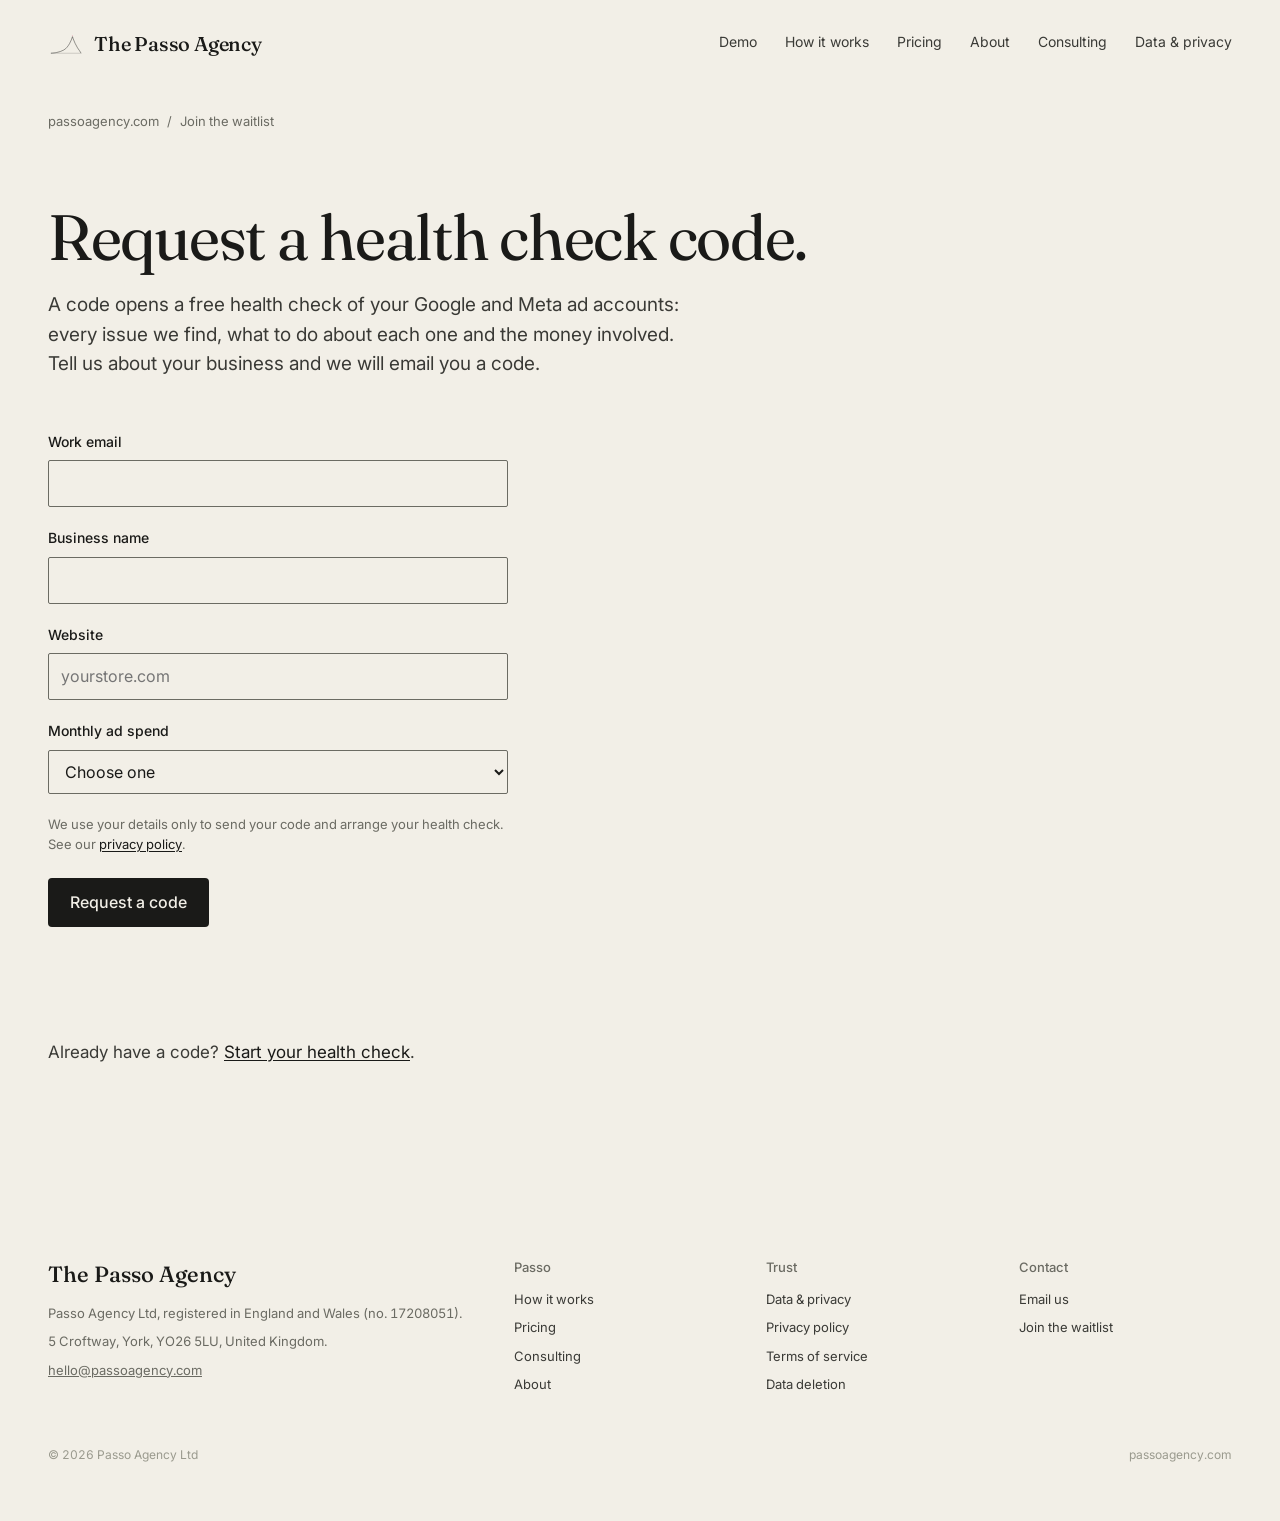
<file: request-code.html>
<!DOCTYPE html>
<html lang="en-GB">
<head>
  <meta charset="UTF-8" />
  <meta name="viewport" content="width=device-width, initial-scale=1.0" />
  <title>Request a code | The Passo Agency</title>
  <meta name="description" content="Request a code for a free health check of your Google and Meta ad accounts." />

  <link rel="icon" type="image/svg+xml" href="data:image/svg+xml,%3Csvg xmlns='http://www.w3.org/2000/svg' viewBox='0 0 200 160' fill='none'%3E%3Cg transform='translate(16,24)'%3E%3Cline x1='120' y1='8' x2='120' y2='18' stroke='%23E5326A' stroke-width='3'/%3E%3Cpath d='M 0 110 C 14 109, 22 108, 32 106 C 46 103, 60 99, 72 92 C 86 84, 96 70, 104 56 C 112 42, 116 30, 120 18 L 124 30 C 130 46, 138 64, 148 80 C 156 92, 162 100, 168 110' stroke='%231A1A18' stroke-width='6' stroke-linejoin='miter' stroke-linecap='butt' fill='none'/%3E%3Cline x1='0' y1='110' x2='168' y2='110' stroke='%231A1A18' stroke-width='3'/%3E%3C/g%3E%3C/svg%3E" />

  <link rel="preconnect" href="https://fonts.googleapis.com" />
  <link rel="preconnect" href="https://fonts.gstatic.com" crossorigin />
  <link href="https://fonts.googleapis.com/css2?family=Fraunces:opsz,wght@9..144,400;9..144,500&family=Inter:wght@400;500;600&display=swap" rel="stylesheet" />

  <link rel="stylesheet" href="/assets/site.css" />
</head>
<body>
  <div class="page">

    <nav class="nav">
      <a class="brand" href="/" aria-label="The Passo Agency home">
        <svg class="brand-mark" viewBox="0 0 200 160" fill="none" xmlns="http://www.w3.org/2000/svg" aria-hidden="true">
          <g transform="translate(16,24)">
            <line x1="120" y1="10" x2="120" y2="16" stroke="#E5326A" stroke-width="1.5"/>
            <path d="M 0 110 C 14 109, 22 108, 32 106 C 46 103, 60 99, 72 92 C 86 84, 96 70, 104 56 C 112 42, 116 30, 120 18 L 124 30 C 130 46, 138 64, 148 80 C 156 92, 162 100, 168 110" stroke="#1A1A18" stroke-width="2.5" stroke-linejoin="miter" stroke-linecap="butt" fill="none"/>
            <line x1="0" y1="110" x2="168" y2="110" stroke="#1A1A18" stroke-width="1"/>
          </g>
        </svg>
        <span>The Passo Agency</span>
      </a>
      <div class="nav-links">
        <a href="https://clients.passoagency.com/demo/health-check">Demo</a>
        <a href="/how-it-works.html">How it works</a>
        <a href="/pricing.html">Pricing</a>
        <a href="/about.html">About</a>
        <a href="/consulting.html">Consulting</a>
        <a href="/data-privacy.html">Data &amp; privacy</a>
      </div>
    </nav>

    <div class="crumbs">
      <a href="/">passoagency.com</a><span class="sep">/</span><span>Join the waitlist</span>
    </div>

    <main class="pr pg">

      <h1>Request a health check code.</h1>
      <p class="pr-lede">A code opens a free health check of your Google and Meta ad accounts: every issue we find, what to do about each one and the money involved. Tell us about your business and we will email you a code.</p>

      <form class="wl" id="waitlist" action="https://prospects.passoagency.com/api/waitlist" method="post">
        <input type="hidden" name="form" value="code_request" />
        <label for="wl-email">Work email</label>
        <input id="wl-email" name="email" type="email" autocomplete="email" required />
        <label for="wl-business">Business name</label>
        <input id="wl-business" name="business" type="text" autocomplete="organization" />
        <label for="wl-website">Website</label>
        <input id="wl-website" name="website" type="text" inputmode="url" placeholder="yourstore.com" />
        <label for="wl-spend">Monthly ad spend</label>
        <select id="wl-spend" name="monthly_spend">
          <option value="">Choose one</option>
          <option value="under_5k">Under £5,000</option>
          <option value="5k_20k">£5,000 to £20,000</option>
          <option value="20k_50k">£20,000 to £50,000</option>
          <option value="50k_250k">£50,000 to £250,000</option>
          <option value="over_250k">Over £250,000</option>
        </select>
        <div class="wl-hidden" aria-hidden="true"><label for="wl-company-url">Leave this empty</label><input id="wl-company-url" name="company_url" type="text" tabindex="-1" autocomplete="off" /></div>
        <p class="wl-note">We use your details only to send your code and arrange your health check. See our <a href="/privacy.html">privacy policy</a>.</p>
        <button class="btn-primary pr-btn" type="submit">Request a code</button>
        <p class="wl-status" id="wl-status" role="status" aria-live="polite"></p>
      </form>

      <p class="wl-done" id="joined">Thank you. We will email you a code.</p>
      <p class="wl-done" id="not-joined">We could not save your details. Please try again or write to <a href="mailto:hello@passoagency.com">hello@passoagency.com</a>.</p>

      <section class="pg-section">
        <p class="pg-text">Already have a code? <a href="https://clients.passoagency.com/invite">Start your health check</a>.</p>
      </section>

    </main>

  <script>
    (function () {
      var form = document.getElementById('waitlist');
      var status = document.getElementById('wl-status');
      form.addEventListener('submit', function (e) {
        e.preventDefault();
        var button = form.querySelector('button');
        button.disabled = true;
        status.textContent = 'Saving';
        var data = {};
        new FormData(form).forEach(function (v, k) { data[k] = v; });
        fetch(form.action, { method: 'POST', headers: { 'content-type': 'application/json' }, body: JSON.stringify(data) })
          .then(function (r) { return r.json().then(function (j) { return r.ok && j.ok; }); })
          .then(function (ok) {
            if (ok) { form.hidden = true; document.getElementById('joined').classList.add('show'); }
            else { status.textContent = 'Please check your email address and try again.'; button.disabled = false; }
          })
          .catch(function () { status.textContent = 'We could not save your details. Please try again.'; button.disabled = false; });
      });
    })();
  </script>

    <footer class="site-foot">
      <div class="foot-grid">
        <div>
          <div class="foot-brand">The Passo Agency</div>
          <div>Passo Agency Ltd, registered in England and Wales (no. 17208051).</div>
          <div style="margin-top: 8px;">5 Croftway, York, YO26 5LU, United Kingdom.</div>
          <div style="margin-top: 8px;"><a href="mailto:hello@passoagency.com">hello@passoagency.com</a></div>
        </div>
        <div class="foot-col">
          <h5>Passo</h5>
          <ul>
            <li><a href="/how-it-works.html">How it works</a></li>
            <li><a href="/pricing.html">Pricing</a></li>
            <li><a href="/consulting.html">Consulting</a></li>
            <li><a href="/about.html">About</a></li>
          </ul>
        </div>
        <div class="foot-col">
          <h5>Trust</h5>
          <ul>
            <li><a href="/data-privacy.html">Data &amp; privacy</a></li>
            <li><a href="/privacy.html">Privacy policy</a></li>
            <li><a href="/terms.html">Terms of service</a></li>
            <li><a href="/data-deletion.html">Data deletion</a></li>
          </ul>
        </div>
        <div class="foot-col">
          <h5>Contact</h5>
          <ul>
            <li><a href="mailto:hello@passoagency.com">Email us</a></li>
            <li><a href="/coming-soon.html">Join the waitlist</a></li>
          </ul>
        </div>
      </div>
      <div class="foot-bottom">
        <div>&copy; 2026 Passo Agency Ltd</div>
        <div>passoagency.com</div>
      </div>
    </footer>

  </div>
</body>
</html>
</file>
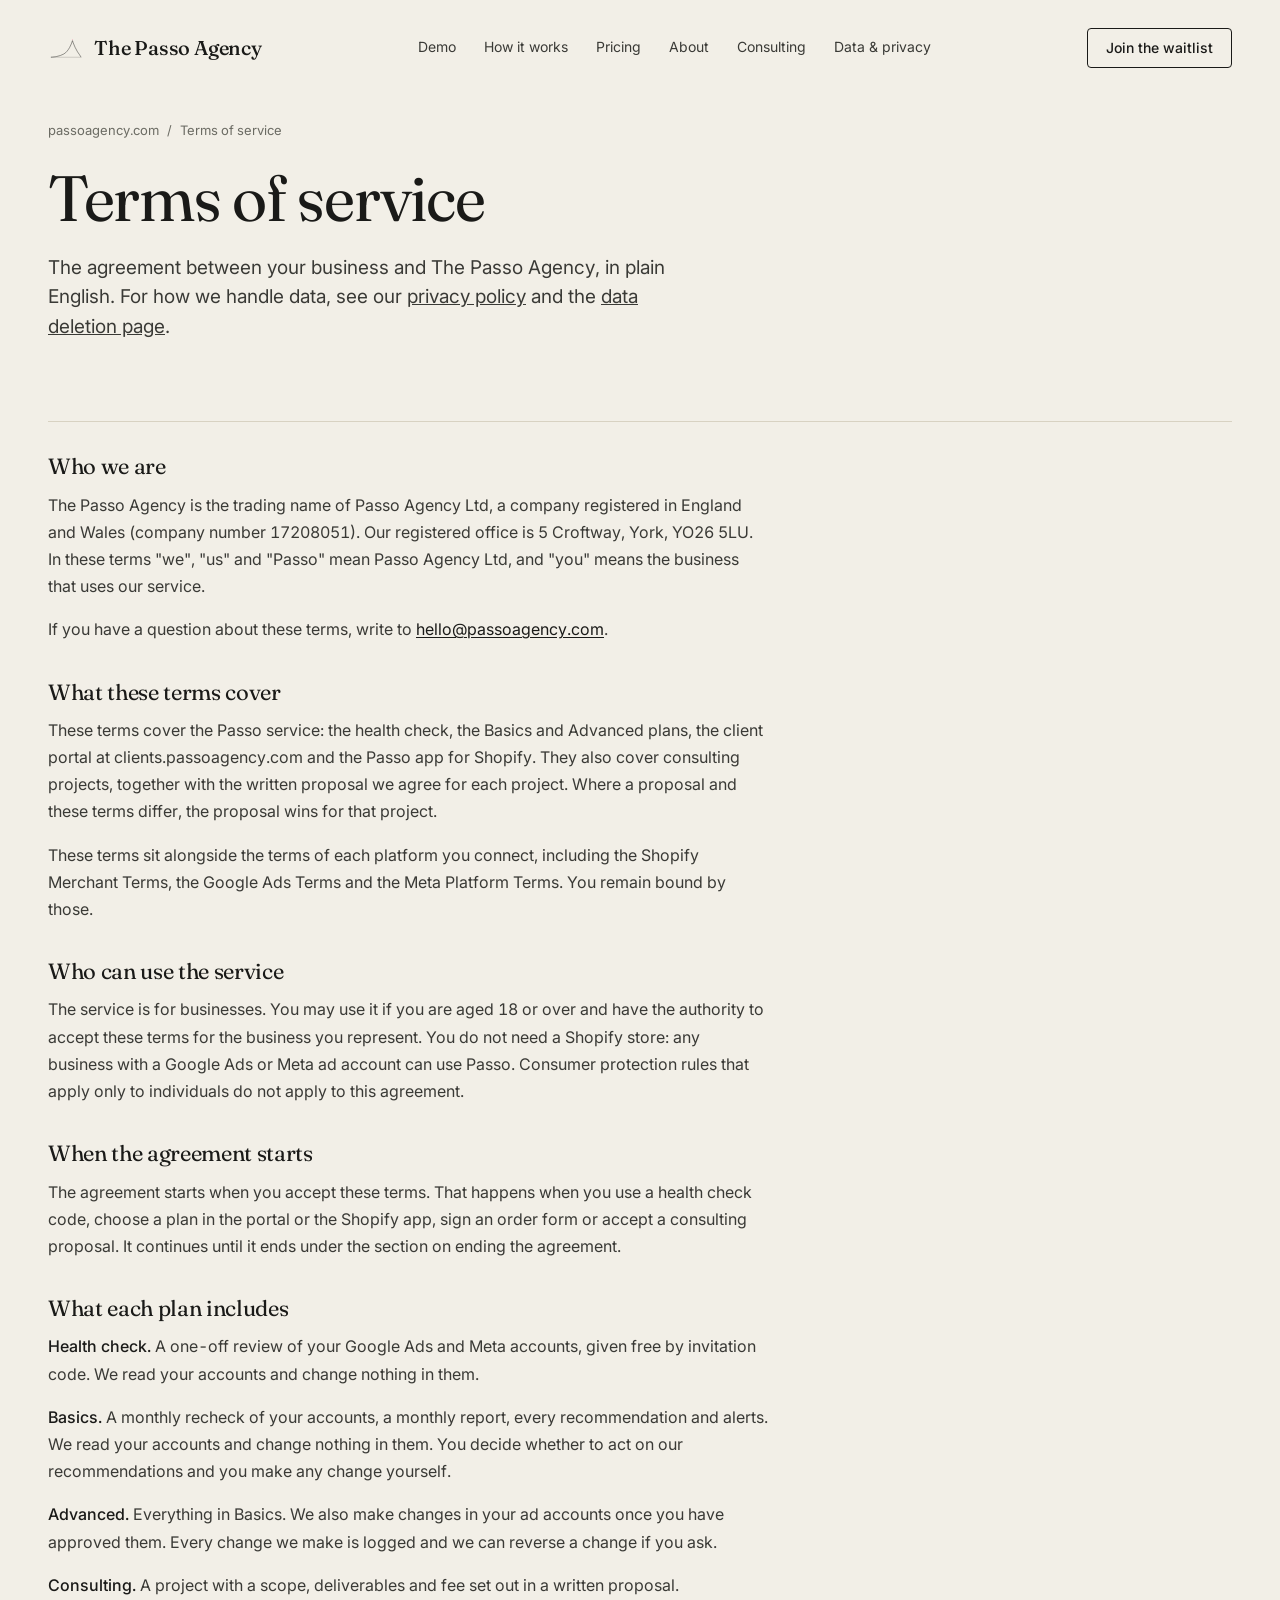
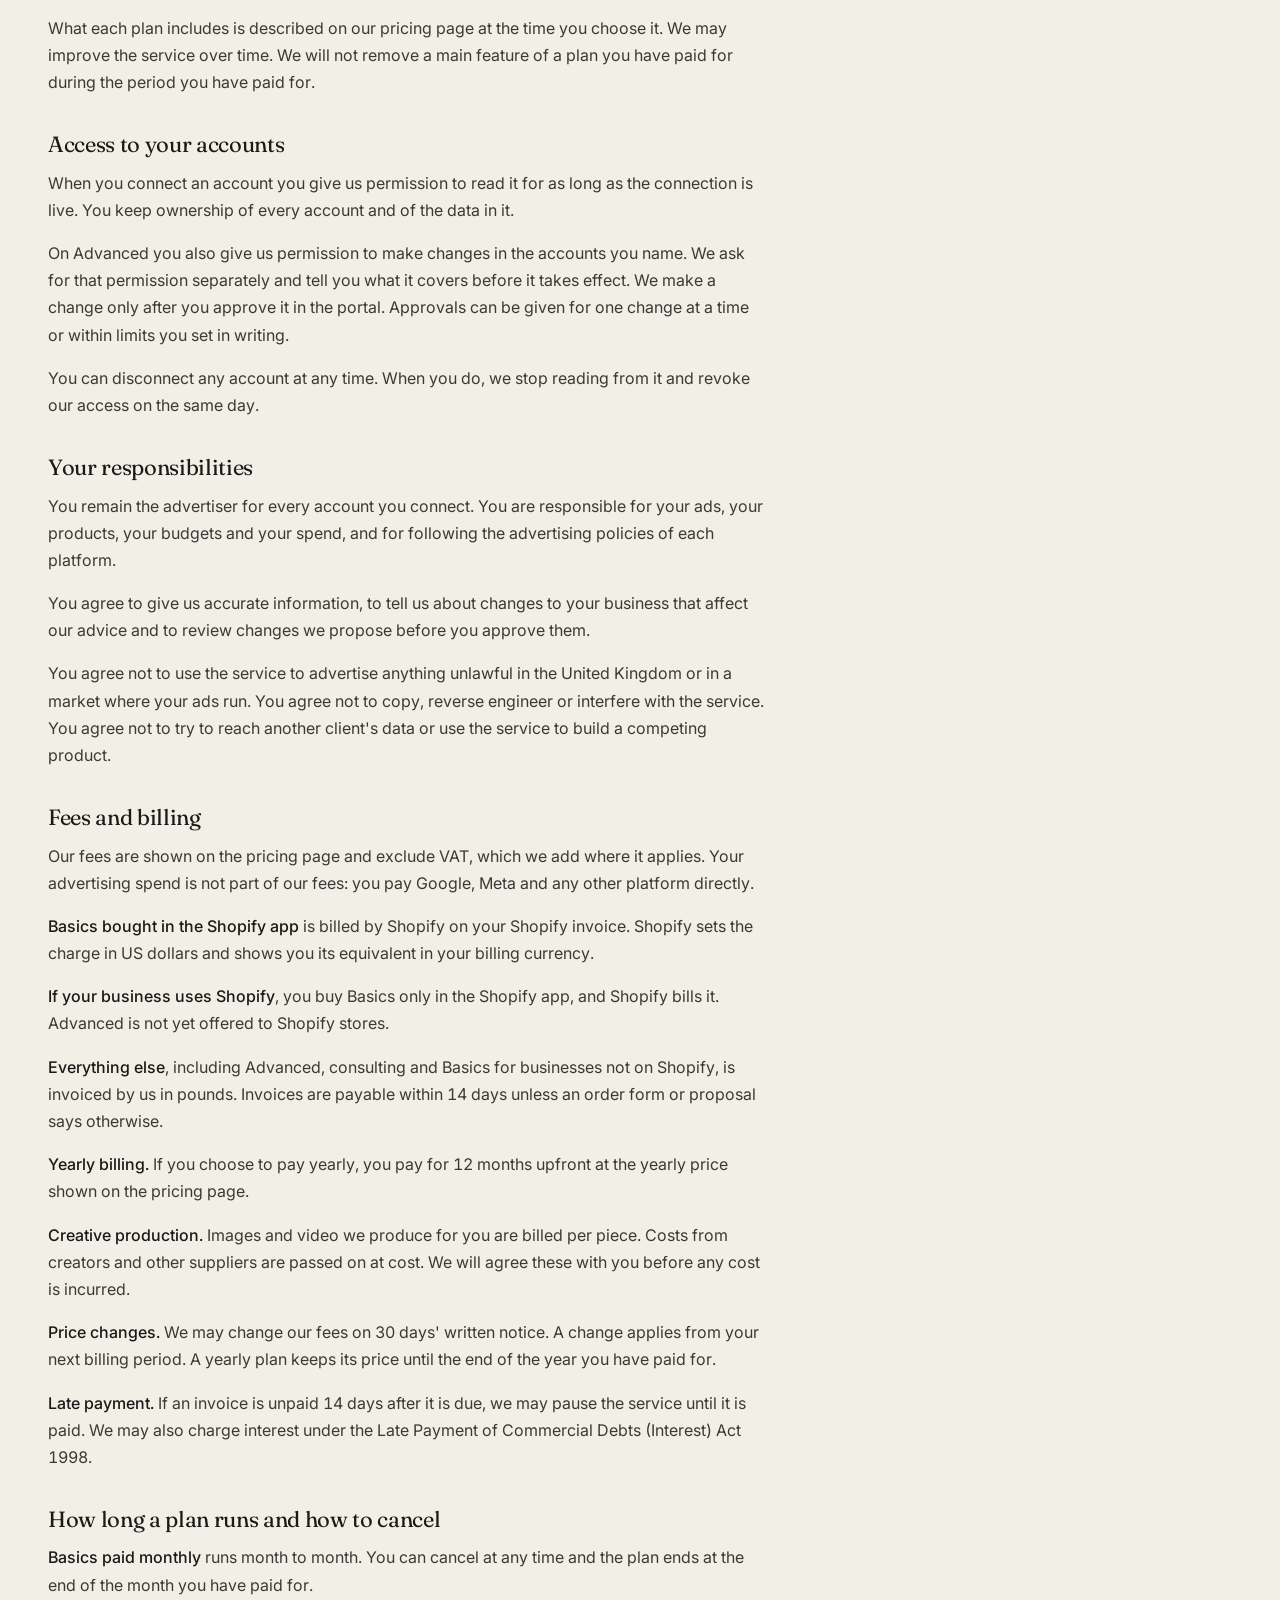
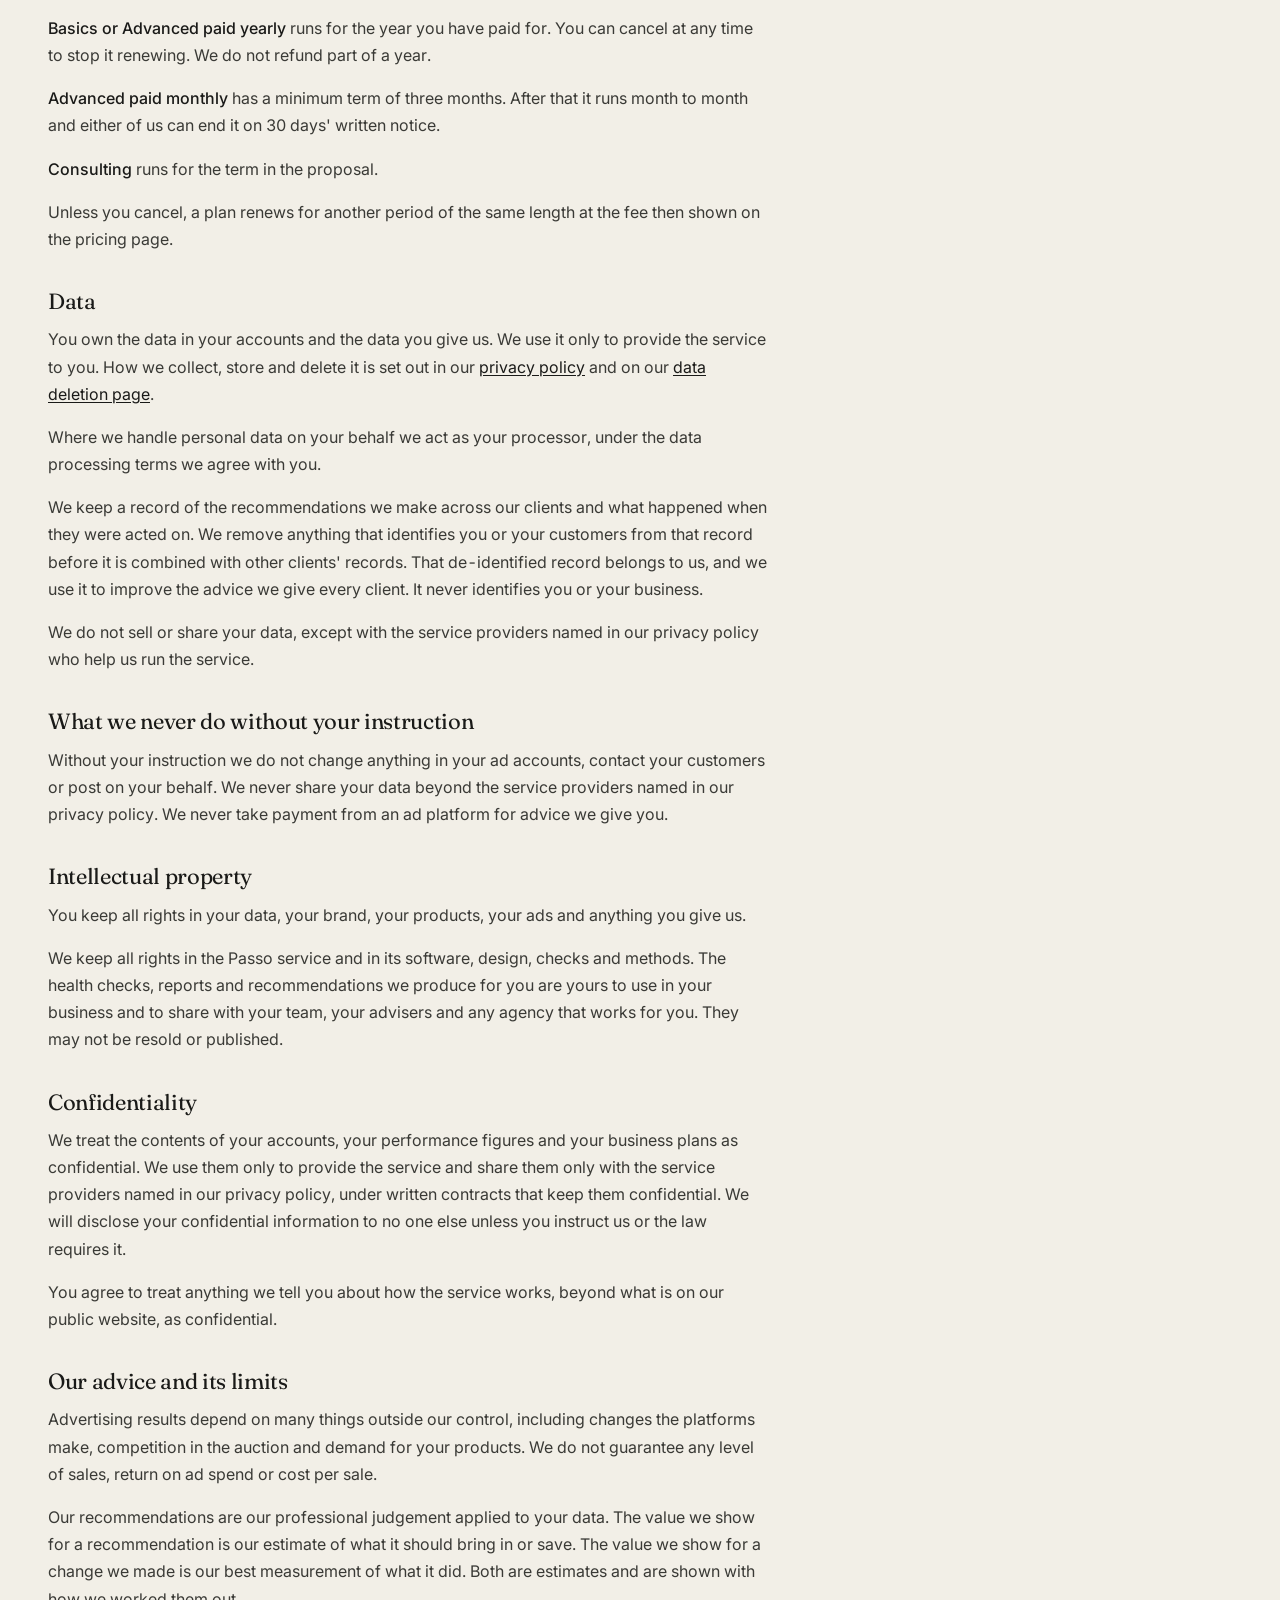
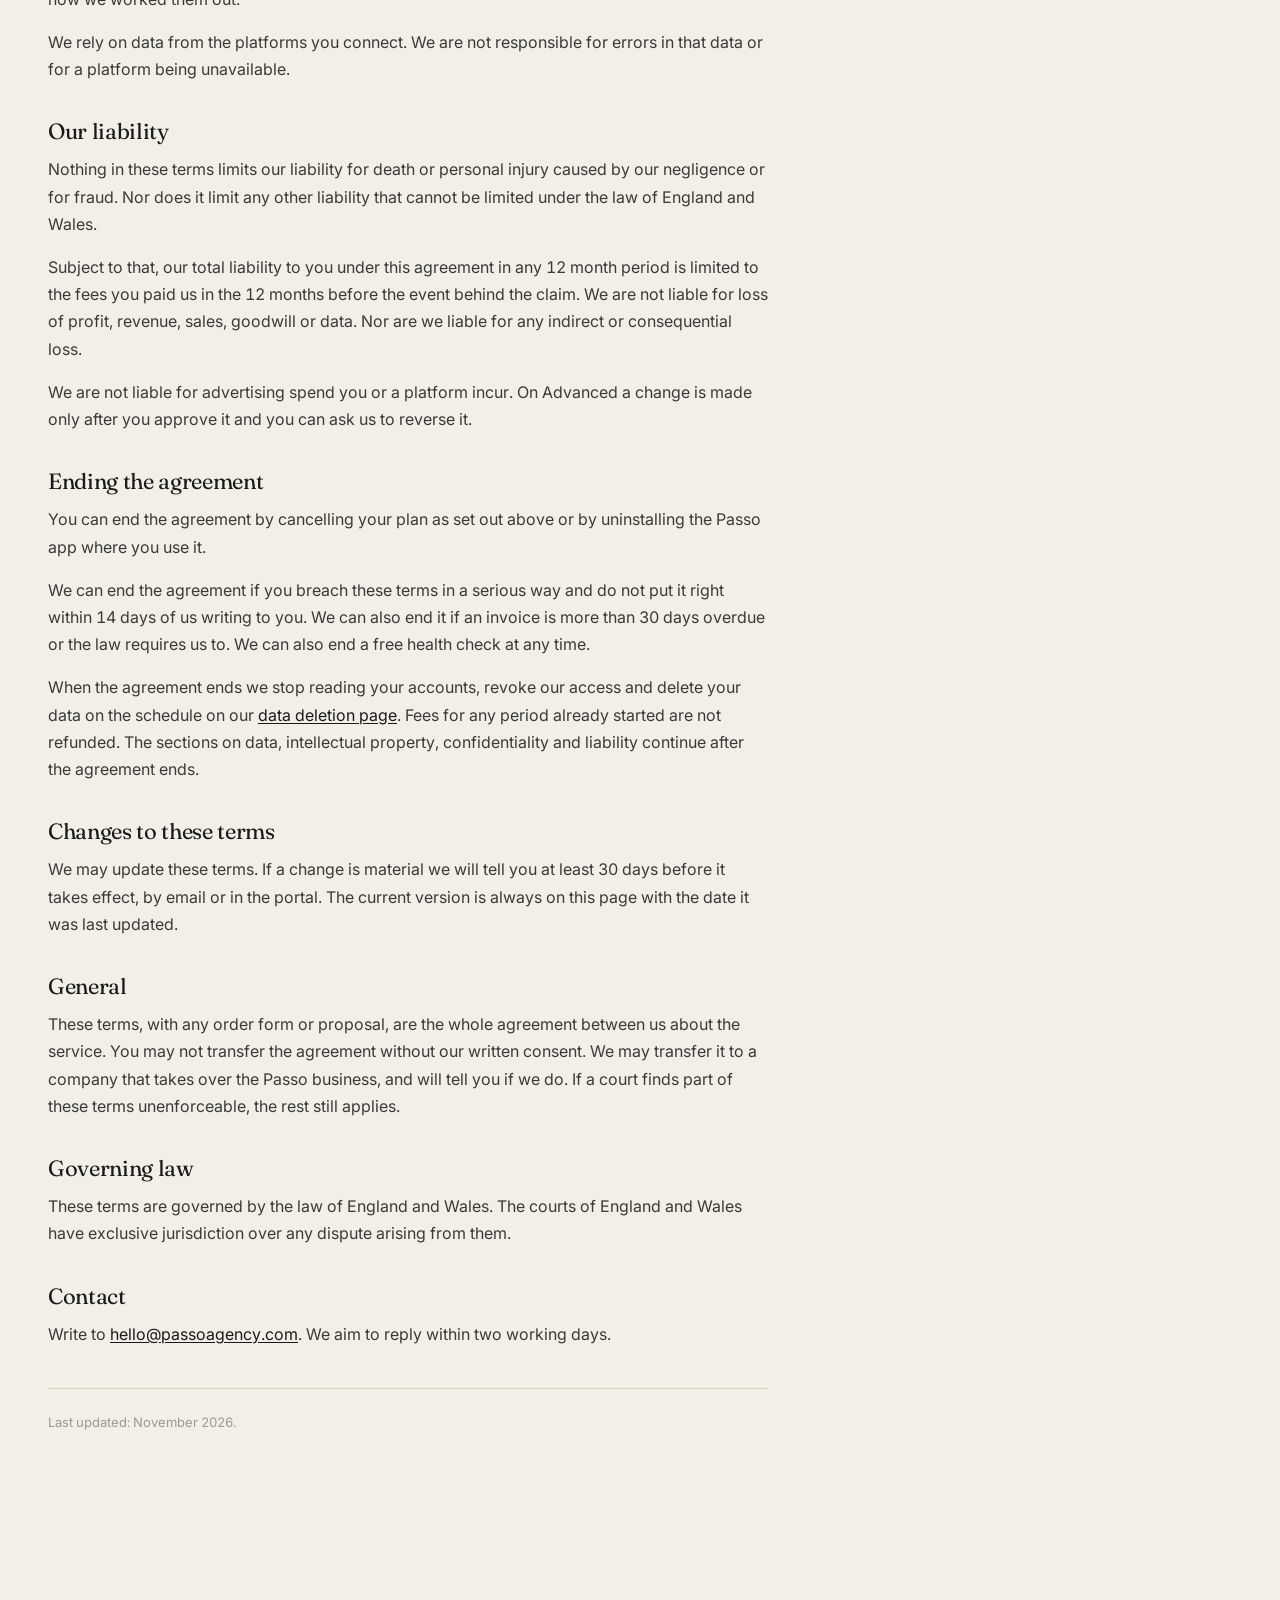
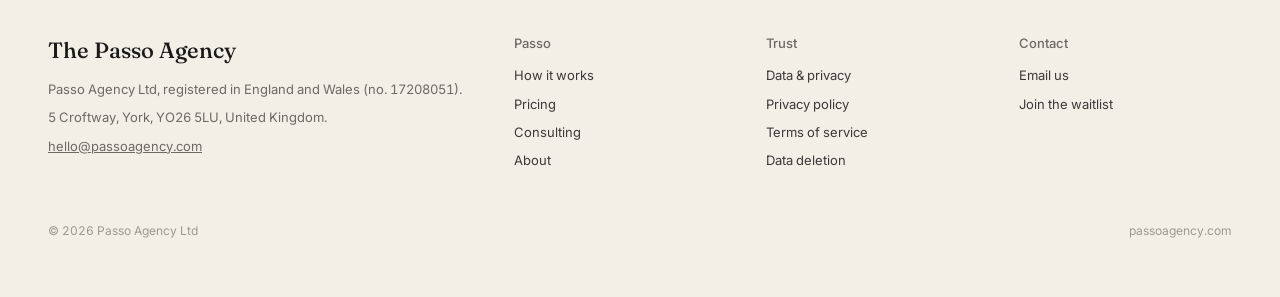
<file: terms.html>
<!DOCTYPE html>
<html lang="en">
<head>
  <meta charset="UTF-8" />
  <meta name="viewport" content="width=device-width, initial-scale=1.0" />
  <title>Terms of service for The Passo Agency</title>
  <meta name="description" content="The terms of service for The Passo Agency: the health check, Basics, Advanced and consulting." />

  <link rel="icon" type="image/svg+xml" href="data:image/svg+xml,%3Csvg xmlns='http://www.w3.org/2000/svg' viewBox='0 0 200 160' fill='none'%3E%3Cg transform='translate(16,24)'%3E%3Cline x1='120' y1='8' x2='120' y2='18' stroke='%23E5326A' stroke-width='3'/%3E%3Cpath d='M 0 110 C 14 109, 22 108, 32 106 C 46 103, 60 99, 72 92 C 86 84, 96 70, 104 56 C 112 42, 116 30, 120 18 L 124 30 C 130 46, 138 64, 148 80 C 156 92, 162 100, 168 110' stroke='%231A1A18' stroke-width='6' stroke-linejoin='miter' stroke-linecap='butt' fill='none'/%3E%3Cline x1='0' y1='110' x2='168' y2='110' stroke='%231A1A18' stroke-width='3'/%3E%3C/g%3E%3C/svg%3E" />

  <link rel="preconnect" href="https://fonts.googleapis.com" />
  <link rel="preconnect" href="https://fonts.gstatic.com" crossorigin />
  <link href="https://fonts.googleapis.com/css2?family=Fraunces:opsz,wght@9..144,400;9..144,500&family=Inter:wght@400;500;600&display=swap" rel="stylesheet" />

  <link rel="stylesheet" href="/assets/site.css" />
  <style>
    .legal-wrap { max-width: 720px; padding: 8px 0 32px; }
    .legal-wrap h2 {
      font-size: 22px;
      margin: 36px 0 12px;
    }
    .legal-wrap h2:first-of-type { margin-top: 24px; }
    .legal-wrap p, .legal-wrap li {
      font-size: 16px;
      line-height: 1.7;
      color: var(--ink-body);
    }
    .legal-wrap ul { padding-left: 22px; margin: 0 0 16px; }
    .legal-wrap li { margin-bottom: 6px; }
    .legal-wrap a { color: var(--ink-primary); text-decoration: underline; text-underline-offset: 2px; }
    .legal-wrap .updated {
      font-size: 13px;
      color: var(--ink-label);
      margin-top: 40px;
      padding-top: 22px;
      border-top: 1px solid var(--paper-rule);
    }
  </style>
</head>
<body>
  <div class="page">

    <nav class="nav">
      <a class="brand" href="/" aria-label="The Passo Agency home">
        <svg class="brand-mark" viewBox="0 0 200 160" fill="none" xmlns="http://www.w3.org/2000/svg" aria-hidden="true">
          <g transform="translate(16,24)">
            <line x1="120" y1="10" x2="120" y2="16" stroke="#E5326A" stroke-width="1.5"/>
            <path d="M 0 110 C 14 109, 22 108, 32 106 C 46 103, 60 99, 72 92 C 86 84, 96 70, 104 56 C 112 42, 116 30, 120 18 L 124 30 C 130 46, 138 64, 148 80 C 156 92, 162 100, 168 110" stroke="#1A1A18" stroke-width="2.5" stroke-linejoin="miter" stroke-linecap="butt" fill="none"/>
            <line x1="0" y1="110" x2="168" y2="110" stroke="#1A1A18" stroke-width="1"/>
          </g>
        </svg>
        <span>The Passo Agency</span>
      </a>
      <div class="nav-links">
        <a href="https://clients.passoagency.com/demo/health-check">Demo</a>
        <a href="/how-it-works.html">How it works</a>
        <a href="/pricing.html">Pricing</a>
        <a href="/about.html">About</a>
        <a href="/consulting.html">Consulting</a>
        <a href="/data-privacy.html">Data &amp; privacy</a>
      </div>
      <a href="/coming-soon.html" class="nav-cta">Join the waitlist</a>
    </nav>

    <div class="crumbs">
      <a href="/">passoagency.com</a><span class="sep">/</span><span>Terms of service</span>
    </div>

    <header class="hero hero-interior">
      <h1>Terms of service</h1>
      <p class="hero-sub">The agreement between your business and The Passo Agency, in plain English. For how we handle data, see our <a href="/privacy.html">privacy policy</a> and the <a href="/data-deletion.html">data deletion page</a>.</p>
    </header>

    <article class="legal-wrap">

      <h2>Who we are</h2>
      <p>The Passo Agency is the trading name of Passo Agency Ltd, a company registered in England and Wales (company number 17208051). Our registered office is 5 Croftway, York, YO26 5LU. In these terms "we", "us" and "Passo" mean Passo Agency Ltd, and "you" means the business that uses our service.</p>
      <p>If you have a question about these terms, write to <a href="mailto:hello@passoagency.com">hello@passoagency.com</a>.</p>
      <h2>What these terms cover</h2>
      <p>These terms cover the Passo service: the health check, the Basics and Advanced plans, the client portal at clients.passoagency.com and the Passo app for Shopify. They also cover consulting projects, together with the written proposal we agree for each project. Where a proposal and these terms differ, the proposal wins for that project.</p>
      <p>These terms sit alongside the terms of each platform you connect, including the Shopify Merchant Terms, the Google Ads Terms and the Meta Platform Terms. You remain bound by those.</p>
      <h2>Who can use the service</h2>
      <p>The service is for businesses. You may use it if you are aged 18 or over and have the authority to accept these terms for the business you represent. You do not need a Shopify store: any business with a Google Ads or Meta ad account can use Passo. Consumer protection rules that apply only to individuals do not apply to this agreement.</p>
      <h2>When the agreement starts</h2>
      <p>The agreement starts when you accept these terms. That happens when you use a health check code, choose a plan in the portal or the Shopify app, sign an order form or accept a consulting proposal. It continues until it ends under the section on ending the agreement.</p>
      <h2>What each plan includes</h2>
      <p><strong>Health check.</strong> A one-off review of your Google Ads and Meta accounts, given free by invitation code. We read your accounts and change nothing in them.</p>
      <p><strong>Basics.</strong> A monthly recheck of your accounts, a monthly report, every recommendation and alerts. We read your accounts and change nothing in them. You decide whether to act on our recommendations and you make any change yourself.</p>
      <p><strong>Advanced.</strong> Everything in Basics. We also make changes in your ad accounts once you have approved them. Every change we make is logged and we can reverse a change if you ask.</p>
      <p><strong>Consulting.</strong> A project with a scope, deliverables and fee set out in a written proposal.</p>
      <p>What each plan includes is described on our pricing page at the time you choose it. We may improve the service over time. We will not remove a main feature of a plan you have paid for during the period you have paid for.</p>
      <h2>Access to your accounts</h2>
      <p>When you connect an account you give us permission to read it for as long as the connection is live. You keep ownership of every account and of the data in it.</p>
      <p>On Advanced you also give us permission to make changes in the accounts you name. We ask for that permission separately and tell you what it covers before it takes effect. We make a change only after you approve it in the portal. Approvals can be given for one change at a time or within limits you set in writing.</p>
      <p>You can disconnect any account at any time. When you do, we stop reading from it and revoke our access on the same day.</p>
      <h2>Your responsibilities</h2>
      <p>You remain the advertiser for every account you connect. You are responsible for your ads, your products, your budgets and your spend, and for following the advertising policies of each platform.</p>
      <p>You agree to give us accurate information, to tell us about changes to your business that affect our advice and to review changes we propose before you approve them.</p>
      <p>You agree not to use the service to advertise anything unlawful in the United Kingdom or in a market where your ads run. You agree not to copy, reverse engineer or interfere with the service. You agree not to try to reach another client's data or use the service to build a competing product.</p>
      <h2>Fees and billing</h2>
      <p>Our fees are shown on the pricing page and exclude VAT, which we add where it applies. Your advertising spend is not part of our fees: you pay Google, Meta and any other platform directly.</p>
      <p><strong>Basics bought in the Shopify app</strong> is billed by Shopify on your Shopify invoice. Shopify sets the charge in US dollars and shows you its equivalent in your billing currency.</p>
      <p><strong>If your business uses Shopify</strong>, you buy Basics only in the Shopify app, and Shopify bills it. Advanced is not yet offered to Shopify stores.</p>
      <p><strong>Everything else</strong>, including Advanced, consulting and Basics for businesses not on Shopify, is invoiced by us in pounds. Invoices are payable within 14 days unless an order form or proposal says otherwise.</p>
      <p><strong>Yearly billing.</strong> If you choose to pay yearly, you pay for 12 months upfront at the yearly price shown on the pricing page.</p>
      <p><strong>Creative production.</strong> Images and video we produce for you are billed per piece. Costs from creators and other suppliers are passed on at cost. We will agree these with you before any cost is incurred.</p>
      <p><strong>Price changes.</strong> We may change our fees on 30 days' written notice. A change applies from your next billing period. A yearly plan keeps its price until the end of the year you have paid for.</p>
      <p><strong>Late payment.</strong> If an invoice is unpaid 14 days after it is due, we may pause the service until it is paid. We may also charge interest under the Late Payment of Commercial Debts (Interest) Act 1998.</p>
      <h2>How long a plan runs and how to cancel</h2>
      <p><strong>Basics paid monthly</strong> runs month to month. You can cancel at any time and the plan ends at the end of the month you have paid for.</p>
      <p><strong>Basics or Advanced paid yearly</strong> runs for the year you have paid for. You can cancel at any time to stop it renewing. We do not refund part of a year.</p>
      <p><strong>Advanced paid monthly</strong> has a minimum term of three months. After that it runs month to month and either of us can end it on 30 days' written notice.</p>
      <p><strong>Consulting</strong> runs for the term in the proposal.</p>
      <p>Unless you cancel, a plan renews for another period of the same length at the fee then shown on the pricing page.</p>
      <h2>Data</h2>
      <p>You own the data in your accounts and the data you give us. We use it only to provide the service to you. How we collect, store and delete it is set out in our <a href="/privacy.html">privacy policy</a> and on our <a href="/data-deletion.html">data deletion page</a>.</p>
      <p>Where we handle personal data on your behalf we act as your processor, under the data processing terms we agree with you.</p>
      <p>We keep a record of the recommendations we make across our clients and what happened when they were acted on. We remove anything that identifies you or your customers from that record before it is combined with other clients' records. That de-identified record belongs to us, and we use it to improve the advice we give every client. It never identifies you or your business.</p>
      <p>We do not sell or share your data, except with the service providers named in our privacy policy who help us run the service.</p>
      <h2>What we never do without your instruction</h2>
      <p>Without your instruction we do not change anything in your ad accounts, contact your customers or post on your behalf. We never share your data beyond the service providers named in our privacy policy. We never take payment from an ad platform for advice we give you.</p>
      <h2>Intellectual property</h2>
      <p>You keep all rights in your data, your brand, your products, your ads and anything you give us.</p>
      <p>We keep all rights in the Passo service and in its software, design, checks and methods. The health checks, reports and recommendations we produce for you are yours to use in your business and to share with your team, your advisers and any agency that works for you. They may not be resold or published.</p>
      <h2>Confidentiality</h2>
      <p>We treat the contents of your accounts, your performance figures and your business plans as confidential. We use them only to provide the service and share them only with the service providers named in our privacy policy, under written contracts that keep them confidential. We will disclose your confidential information to no one else unless you instruct us or the law requires it.</p>
      <p>You agree to treat anything we tell you about how the service works, beyond what is on our public website, as confidential.</p>
      <h2>Our advice and its limits</h2>
      <p>Advertising results depend on many things outside our control, including changes the platforms make, competition in the auction and demand for your products. We do not guarantee any level of sales, return on ad spend or cost per sale.</p>
      <p>Our recommendations are our professional judgement applied to your data. The value we show for a recommendation is our estimate of what it should bring in or save. The value we show for a change we made is our best measurement of what it did. Both are estimates and are shown with how we worked them out.</p>
      <p>We rely on data from the platforms you connect. We are not responsible for errors in that data or for a platform being unavailable.</p>
      <h2>Our liability</h2>
      <p>Nothing in these terms limits our liability for death or personal injury caused by our negligence or for fraud. Nor does it limit any other liability that cannot be limited under the law of England and Wales.</p>
      <p>Subject to that, our total liability to you under this agreement in any 12 month period is limited to the fees you paid us in the 12 months before the event behind the claim. We are not liable for loss of profit, revenue, sales, goodwill or data. Nor are we liable for any indirect or consequential loss.</p>
      <p>We are not liable for advertising spend you or a platform incur. On Advanced a change is made only after you approve it and you can ask us to reverse it.</p>
      <h2>Ending the agreement</h2>
      <p>You can end the agreement by cancelling your plan as set out above or by uninstalling the Passo app where you use it.</p>
      <p>We can end the agreement if you breach these terms in a serious way and do not put it right within 14 days of us writing to you. We can also end it if an invoice is more than 30 days overdue or the law requires us to. We can also end a free health check at any time.</p>
      <p>When the agreement ends we stop reading your accounts, revoke our access and delete your data on the schedule on our <a href="/data-deletion.html">data deletion page</a>. Fees for any period already started are not refunded. The sections on data, intellectual property, confidentiality and liability continue after the agreement ends.</p>
      <h2>Changes to these terms</h2>
      <p>We may update these terms. If a change is material we will tell you at least 30 days before it takes effect, by email or in the portal. The current version is always on this page with the date it was last updated.</p>
      <h2>General</h2>
      <p>These terms, with any order form or proposal, are the whole agreement between us about the service. You may not transfer the agreement without our written consent. We may transfer it to a company that takes over the Passo business, and will tell you if we do. If a court finds part of these terms unenforceable, the rest still applies.</p>
      <h2>Governing law</h2>
      <p>These terms are governed by the law of England and Wales. The courts of England and Wales have exclusive jurisdiction over any dispute arising from them.</p>
      <h2>Contact</h2>
      <p>Write to <a href="mailto:hello@passoagency.com">hello@passoagency.com</a>. We aim to reply within two working days.</p>

      <p class="updated">Last updated: November 2026.</p>
    </article>

    <footer class="site-foot">
      <div class="foot-grid">
        <div>
          <div class="foot-brand">The Passo Agency</div>
          <div>Passo Agency Ltd, registered in England and Wales (no. 17208051).</div>
          <div style="margin-top: 8px;">5 Croftway, York, YO26 5LU, United Kingdom.</div>
          <div style="margin-top: 8px;"><a href="mailto:hello@passoagency.com">hello@passoagency.com</a></div>
        </div>
        <div class="foot-col">
          <h5>Passo</h5>
          <ul>
            <li><a href="/how-it-works.html">How it works</a></li>
            <li><a href="/pricing.html">Pricing</a></li>
            <li><a href="/consulting.html">Consulting</a></li>
            <li><a href="/about.html">About</a></li>
          </ul>
        </div>
        <div class="foot-col">
          <h5>Trust</h5>
          <ul>
            <li><a href="/data-privacy.html">Data &amp; privacy</a></li>
            <li><a href="/privacy.html">Privacy policy</a></li>
            <li><a href="/terms.html">Terms of service</a></li>
            <li><a href="/data-deletion.html">Data deletion</a></li>
          </ul>
        </div>
        <div class="foot-col">
          <h5>Contact</h5>
          <ul>
            <li><a href="mailto:hello@passoagency.com">Email us</a></li>
            <li><a href="/coming-soon.html">Join the waitlist</a></li>
          </ul>
        </div>
      </div>
      <div class="foot-bottom">
        <div>&copy; 2026 Passo Agency Ltd</div>
        <div>passoagency.com</div>
      </div>
    </footer>

  </div>
</body>
</html>
</file>
<file: assets/site.css>
/* The Passo Agency — site-wide styles
 *
 * Design system tokens lifted from passo/design-system. Fraunces (display)
 * and Inter (body/UI) are loaded via Google Fonts in each page <head>.
 * Paper / ink palette with rosa (#E5326A) as the single accent, used like
 * ink: italic emphasis, numerals, hover. Never as a fill or background.
 * Forest (#3D6B4A) is unused on marketing surfaces.
 */

:root {
  /* Paper tones */
  --paper-bg:     #F2EFE7;
  --paper-sunken: #ECE8DD;
  --paper-card:   #E4DFD2;
  --paper-rule:   #D8D2C2;

  /* Ink tones */
  --ink-primary:   #1A1A18;
  --ink-body:      #3A3A36;
  --ink-secondary: #6B6B63;
  --ink-label:     #9A9A8E;

  /* Accents — used sparingly */
  --rosa:   #E5326A;
  --forest: #3D6B4A;

  /* Type */
  --font-display: 'Fraunces', Georgia, serif;
  --font-body:    'Inter', -apple-system, BlinkMacSystemFont, sans-serif;

  /* Layout */
  --page-max: 1280px;
  --page-pad: 48px;
  --r-pill:   999px;
  --r-2:      4px;
  --r-1:      2px;
}

*, *::before, *::after { box-sizing: border-box; }

html, body {
  margin: 0;
  padding: 0;
  background: var(--paper-bg);
  color: var(--ink-primary);
  font-family: var(--font-body);
  font-size: 16px;
  line-height: 1.55;
  -webkit-font-smoothing: antialiased;
  font-feature-settings: 'tnum' 1;
}

a { color: inherit; }
img { max-width: 100%; display: block; }

/* ─── Layout shell ─────────────────────────────────────────────────────── */

.page { max-width: var(--page-max); margin: 0 auto; padding: 0 var(--page-pad); }

/* ─── Top strip ────────────────────────────────────────────────────────── */

.topstrip {
  display: flex;
  align-items: center;
  justify-content: space-between;
  padding: 14px 0;
  font-size: 11px;
  letter-spacing: 0.12em;
  text-transform: uppercase;
  color: var(--ink-label);
  border-bottom: 1px solid var(--paper-rule);
}

.topstrip .live {
  display: inline-flex;
  align-items: center;
  gap: 8px;
}

.topstrip .live-dot {
  width: 6px;
  height: 6px;
  background: var(--rosa);
  border-radius: 50%;
  display: inline-block;
  animation: passo-pulse 2.4s ease-in-out infinite;
}

@keyframes passo-pulse {
  0%, 100% { opacity: 1; }
  50%      { opacity: 0.4; }
}

@media (prefers-reduced-motion: reduce) {
  .topstrip .live-dot { animation: none; }
}

/* ─── Nav ──────────────────────────────────────────────────────────────── */

.nav {
  display: flex;
  align-items: center;
  justify-content: space-between;
  padding: 28px 0;
  gap: 24px;
}

.brand {
  display: inline-flex;
  align-items: center;
  gap: 10px;
  font-family: var(--font-display);
  font-weight: 500;
  font-size: 20px;
  letter-spacing: -0.01em;
  color: var(--ink-primary);
  text-decoration: none;
}

.brand-mark {
  width: 36px;
  height: 29px;
  flex-shrink: 0;
}

.nav-links {
  display: flex;
  gap: 28px;
  font-size: 14px;
  color: var(--ink-body);
}

.nav-links a {
  color: inherit;
  text-decoration: none;
  border-bottom: 1px solid transparent;
  padding-bottom: 2px;
  transition: border-color 0.15s ease;
}

.nav-links a:hover { border-color: var(--paper-rule); }
.nav-links a.active { color: var(--ink-primary); border-color: var(--ink-primary); }

.nav-cta {
  display: inline-block;
  padding: 8px 18px;
  border: 1px solid var(--ink-primary);
  border-radius: var(--r-2);
  color: var(--ink-primary);
  font-size: 14px;
  font-weight: 500;
  text-decoration: none;
  transition: background 0.15s ease, color 0.15s ease;
}

.nav-cta:hover { background: var(--ink-primary); color: var(--paper-bg); }

/* ─── Buttons ──────────────────────────────────────────────────────────── */

.btn-primary {
  display: inline-flex;
  align-items: center;
  gap: 8px;
  padding: 12px 22px;
  background: var(--ink-primary);
  color: var(--paper-bg);
  border: 1px solid var(--ink-primary);
  border-radius: var(--r-pill);
  font-size: 15px;
  font-weight: 500;
  font-family: inherit;
  text-decoration: none;
  cursor: pointer;
  transition: opacity 0.15s ease;
}

.btn-primary:hover { opacity: 0.85; }

.btn-secondary {
  display: inline-flex;
  align-items: center;
  gap: 8px;
  padding: 12px 22px;
  background: transparent;
  color: var(--ink-primary);
  border: 1px solid var(--paper-rule);
  border-radius: var(--r-pill);
  font-size: 15px;
  font-weight: 500;
  font-family: inherit;
  text-decoration: none;
  cursor: pointer;
  transition: border-color 0.15s ease;
}

.btn-secondary:hover { border-color: var(--ink-primary); }

/* ─── Eyebrow / labels ─────────────────────────────────────────────────── */

.eyebrow {
  font-size: 11px;
  font-weight: 600;
  letter-spacing: 0.16em;
  text-transform: uppercase;
  color: var(--ink-label);
  margin-bottom: 16px;
}

/* ─── Display / body type ──────────────────────────────────────────────── */

h1, h2, h3, h4 {
  font-family: var(--font-display);
  font-weight: 400;
  letter-spacing: -0.02em;
  color: var(--ink-primary);
  margin: 0;
}

h1 { font-size: 64px; line-height: 1.05; }
h2 { font-size: 40px; line-height: 1.15; letter-spacing: -0.015em; }
h3 { font-size: 22px; line-height: 1.25; letter-spacing: -0.01em; }
h4 { font-size: 18px; line-height: 1.3; letter-spacing: -0.005em; }

h1 em, h2 em, h3 em { font-style: italic; }

p { margin: 0 0 16px; color: var(--ink-body); }

p.lede {
  font-size: 19px;
  line-height: 1.55;
  color: var(--ink-body);
  max-width: 720px;
}

strong { color: var(--ink-primary); font-weight: 500; }

code {
  font-family: ui-monospace, 'SF Mono', Menlo, monospace;
  font-size: 0.9em;
  color: var(--ink-primary);
  background: var(--paper-sunken);
  padding: 1px 6px;
  border-radius: var(--r-1);
}

/* ─── Hero (homepage + interior) ───────────────────────────────────────── */

.hero {
  padding: 80px 0 64px;
  border-bottom: 1px solid var(--paper-rule);
}

.hero-interior { padding: 24px 0 48px; }

.hero h1 { max-width: 920px; margin-bottom: 22px; }

.hero-sub {
  font-size: 19px;
  line-height: 1.55;
  color: var(--ink-body);
  max-width: 640px;
  margin: 0 0 32px;
}

.hero-ctas {
  display: flex;
  gap: 12px;
  flex-wrap: wrap;
  align-items: center;
}

.hero-meta {
  margin-top: 24px;
  font-size: 13px;
  color: var(--ink-secondary);
}

/* ─── Sections ─────────────────────────────────────────────────────────── */

section.section {
  padding: 72px 0;
  border-bottom: 1px solid var(--paper-rule);
}

section.section:last-of-type { border-bottom: none; }

/* ─── Pillars ──────────────────────────────────────────────────────────── */

.pillar-grid {
  display: grid;
  grid-template-columns: repeat(3, 1fr);
  gap: 24px;
  margin-top: 8px;
}

.pillar {
  padding: 28px;
  background: var(--paper-card);
  border: 1px solid var(--paper-rule);
}

.pillar-num {
  font-family: var(--font-display);
  font-size: 13px;
  color: var(--ink-secondary);
  margin-bottom: 14px;
  letter-spacing: 0.05em;
}

.pillar h3 { margin-bottom: 12px; }
.pillar p { font-size: 15px; margin: 0; line-height: 1.55; color: var(--ink-body); }

/* ─── Timeline ─────────────────────────────────────────────────────────── */

.timeline {
  display: grid;
  grid-template-columns: 1fr 1fr;
  gap: 40px;
  margin-top: 16px;
}

.timeline-step {
  border-left: 1px solid var(--paper-rule);
  padding-left: 22px;
}

.timeline-step .day {
  font-family: var(--font-display);
  font-size: 13px;
  color: var(--ink-secondary);
  text-transform: uppercase;
  letter-spacing: 0.1em;
  margin-bottom: 8px;
}

.timeline-step h4 { margin-bottom: 10px; }
.timeline-step p { font-size: 15px; margin: 0; color: var(--ink-body); }

/* ─── Data sources rows ────────────────────────────────────────────────── */

.data-row {
  display: grid;
  grid-template-columns: 220px 1fr;
  gap: 32px;
  padding: 22px 0;
  border-bottom: 1px solid var(--paper-rule);
  align-items: baseline;
}

.data-row:last-child { border-bottom: none; }

.data-source {
  font-family: var(--font-display);
  font-weight: 500;
  font-size: 20px;
  color: var(--ink-primary);
}

.data-purpose {
  font-size: 15px;
  line-height: 1.6;
  color: var(--ink-body);
}

/* ─── Crumbs ───────────────────────────────────────────────────────────── */

.crumbs {
  padding: 24px 0 0;
  font-size: 13px;
  color: var(--ink-secondary);
}

.crumbs a { color: inherit; text-decoration: none; }
.crumbs a:hover { color: var(--ink-secondary); }
.crumbs span.sep { padding: 0 8px; }

/* ─── Article layout (interior pages with TOC) ─────────────────────────── */

.main-grid {
  display: grid;
  grid-template-columns: 220px 1fr;
  gap: 56px;
  padding: 56px 0 80px;
}

.toc {
  position: sticky;
  top: 24px;
  align-self: start;
}

.toc h6 {
  font-size: 11px;
  font-weight: 600;
  letter-spacing: 0.12em;
  color: var(--ink-label);
  margin: 0 0 12px;
  text-transform: uppercase;
}

.toc ol {
  list-style: none;
  padding: 0;
  margin: 0;
  border-left: 1px solid var(--paper-rule);
}

.toc li a {
  display: block;
  padding: 6px 14px;
  font-size: 14px;
  color: var(--ink-body);
  text-decoration: none;
  border-left: 2px solid transparent;
  margin-left: -1px;
  line-height: 1.4;
}

.toc li a:hover { color: var(--ink-primary); }
.toc li.active a { color: var(--ink-primary); border-left-color: var(--ink-primary); font-weight: 500; }

article > section { margin-bottom: 48px; }
article h2 { font-size: 32px; margin-bottom: 14px; }
article h3 { font-size: 20px; margin: 26px 0 10px; }
article p, article li { font-size: 16px; line-height: 1.65; color: var(--ink-body); }
article ul { padding-left: 22px; margin: 0 0 16px; }
article li { margin-bottom: 6px; }

/* ─── Callout ──────────────────────────────────────────────────────────── */

.callout {
  margin: 24px 0;
  padding: 22px 26px;
  background: var(--paper-sunken);
  border: 1px solid var(--paper-rule);
}

.callout h4 { font-size: 17px; margin: 0 0 8px; }
.callout p { margin: 0; font-size: 14px; color: var(--ink-secondary); line-height: 1.55; }

/* ─── Field table (how-it-works) ───────────────────────────────────────── */

.field-table {
  width: 100%;
  border-collapse: collapse;
  margin: 16px 0 22px;
  font-size: 14px;
}

.field-table th, .field-table td {
  text-align: left;
  padding: 12px 14px;
  border-bottom: 1px solid var(--paper-rule);
  vertical-align: top;
}

.field-table th {
  color: var(--ink-label);
  font-weight: 600;
  font-size: 11px;
  letter-spacing: 0.1em;
  text-transform: uppercase;
  background: var(--paper-sunken);
}

.field-table td.field {
  font-family: ui-monospace, 'SF Mono', Menlo, monospace;
  color: var(--ink-primary);
  font-size: 13px;
  line-height: 1.5;
}

/* ─── Pact (data-privacy) ──────────────────────────────────────────────── */

.pact {
  margin: 48px 0 0;
}

.pact-head { margin-bottom: 8px; }
.pact-head .eyebrow { margin-bottom: 8px; }
.pact-head h2 { font-size: 28px; margin-bottom: 12px; }

.pact-grid {
  display: grid;
  grid-template-columns: 1fr 1fr;
  gap: 32px;
  margin-top: 24px;
}

.pact-col h3 {
  font-size: 22px;
  color: var(--ink);
  font-family: var(--font-display);
  font-weight: 400;
  margin: 0 0 12px;
}

.pact-col ul {
  list-style: none;
  padding: 0;
  margin: 0;
  border-top: 1px solid var(--paper-rule);
}

.pact-col li {
  padding: 14px 0;
  font-size: 15px;
  line-height: 1.55;
  color: var(--ink-body);
  border-bottom: 1px solid var(--paper-rule);
}

.pact-col li:last-child { border-bottom: none; }

/* ─── API card ─────────────────────────────────────────────────────────── */

.api-card {
  margin: 22px 0;
  border: 1px solid var(--paper-rule);
}

.api-head {
  padding: 16px 22px;
  background: var(--paper-sunken);
  display: flex;
  justify-content: space-between;
  align-items: center;
  border-bottom: 1px solid var(--paper-rule);
}

.api-head h3 { font-size: 19px; margin: 0; }

.api-body { padding: 20px 22px; }
.api-body p { margin: 0 0 12px; font-size: 15px; }
.api-body p:last-child { margin-bottom: 0; }

.label {
  font-size: 11px;
  font-weight: 600;
  letter-spacing: 0.1em;
  text-transform: uppercase;
  color: var(--ink-label);
  margin-right: 6px;
}

.tag {
  display: inline-block;
  padding: 4px 10px;
  border: 1px solid var(--paper-rule);
  border-radius: var(--r-pill);
  font-size: 11px;
  letter-spacing: 0.08em;
  text-transform: uppercase;
  color: var(--ink-secondary);
  background: var(--paper-bg);
}

/* ─── Pricing rows ─────────────────────────────────────────────────────── */

.shape {
  padding: 56px 0;
}

.shape-list {
  display: grid;
  gap: 0;
  margin: 0;
  border-top: 1px solid var(--paper-rule);
}

.shape-row {
  display: grid;
  grid-template-columns: 240px 1fr;
  gap: 32px;
  padding: 24px 0;
  border-bottom: 1px solid var(--paper-rule);
  align-items: baseline;
}

.shape-row dt {
  font-family: var(--font-display);
  font-weight: 500;
  font-size: 19px;
  color: var(--ink-primary);
}

.shape-row dd {
  margin: 0;
  font-size: 15px;
  line-height: 1.6;
  color: var(--ink-body);
}

/* ─── Pricing page ─────────────────────────────────────────────────────── */
/* Follows the client design rules in passo-prospects: no eyebrows, capitals,
   pills, boxes or dividers. Spacing and type do the work. */

.pr { padding: 72px 0 24px; }
.pr h1 { max-width: 860px; margin-bottom: 20px; }
.pr-lede { font-size: 19px; max-width: 640px; margin: 0; }

.pr-plans {
  display: grid;
  grid-template-columns: repeat(3, minmax(0, 1fr));
  gap: 56px;
  margin-top: 72px;
  align-items: start;
}

.pr-plan h2 { font-size: 30px; margin-bottom: 14px; }
.pr-price { font-family: var(--font-display); font-size: 24px; line-height: 1.2; color: var(--ink-primary); margin: 0 0 6px; }
.pr-sub { font-size: 14px; color: var(--ink-secondary); margin: 0 0 24px; }
.pr-plan p { max-width: 460px; }
.pr-list { list-style: none; padding: 0; margin: 24px 0 28px; max-width: 460px; }
.pr-list li { font-size: 15px; line-height: 1.5; color: var(--ink-body); margin-bottom: 12px; }
.pr-btn { border-radius: var(--r-2); }
.pr a { color: var(--ink-primary); text-underline-offset: 2px; }
.pr a.pr-btn { color: var(--paper-bg); }
.btn-rosa { background: var(--rosa); border-color: var(--rosa); }
.pg-cta { margin: 0 0 32px; }

.term { border-bottom: 1px dotted var(--ink-secondary); cursor: help; }

.pr-note { margin: 72px 0 0; max-width: 640px; }

.pr-fold { margin-top: 72px; max-width: 720px; }
.pr-fold h2 { font-size: 30px; margin-bottom: 20px; }
.pr-fold summary { cursor: pointer; padding: 8px 0; font-size: 16px; color: var(--ink-primary); }
.pr-fold details p { margin: 4px 0 16px 18px; font-size: 15px; }
.pr-terms { margin: 8px 0 0 18px; }
.pr-terms dt { font-weight: 500; color: var(--ink-primary); font-size: 15px; }
.pr-terms dd { margin: 0 0 14px; font-size: 15px; color: var(--ink-body); }

@media (max-width: 880px) {
  .pr { padding-top: 40px; }
  .pr-plans { grid-template-columns: 1fr; gap: 56px; margin-top: 48px; }
}

/* ─── Coming-soon frame ────────────────────────────────────────────────── */

.coming-frame {
  max-width: 640px;
  padding: 96px 0 80px;
}

.coming-frame h1 { font-size: 56px; margin-bottom: 22px; }

.fineprint {
  margin-top: 28px;
  font-size: 13px;
  color: var(--ink-secondary);
}

.fineprint a { color: var(--ink-primary); }

/* ─── Footer ───────────────────────────────────────────────────────────── */

footer.site-foot {
  padding: 56px 0 56px;
  margin-top: 96px;
  font-size: 13px;
  color: var(--ink-secondary);
}

.foot-grid {
  display: grid;
  grid-template-columns: 2fr 1fr 1fr 1fr;
  gap: 40px;
  margin-bottom: 36px;
}

.foot-brand {
  font-family: var(--font-display);
  font-weight: 500;
  font-size: 22px;
  color: var(--ink-primary);
  margin-bottom: 12px;
}

.foot-col h5 {
  font-size: 13px;
  color: var(--ink-secondary);
  margin: 0 0 12px;
  font-weight: 500;
}

.foot-col ul { list-style: none; padding: 0; margin: 0; }
.foot-col li { margin-bottom: 8px; }
.foot-col a { color: var(--ink-body); text-decoration: none; border-bottom: 1px solid transparent; padding-bottom: 1px; }
.foot-col a:hover { border-bottom-color: var(--paper-rule); }

.foot-bottom {
  padding-top: 8px;
  display: flex;
  justify-content: space-between;
  color: var(--ink-label);
  font-size: 12px;
}

/* ─── Mobile ───────────────────────────────────────────────────────────── */

@media (max-width: 880px) {
  :root { --page-pad: 24px; }
  h1 { font-size: 44px; }
  h2 { font-size: 30px; }
  .hero { padding: 56px 0 48px; }
  .hero-sub { font-size: 17px; }
  .pillar-grid, .timeline, .pact-grid {
    grid-template-columns: 1fr;
    gap: 20px;
  }
  .data-row, .shape-row { grid-template-columns: 1fr; gap: 8px; }
  .main-grid { grid-template-columns: 1fr; gap: 32px; padding: 32px 0 56px; }
  .toc { position: static; }
  .nav { flex-wrap: wrap; gap: 16px; }
  .nav-links { gap: 18px; flex-wrap: wrap; }
  .foot-grid { grid-template-columns: 1fr 1fr; gap: 28px; }
  .foot-bottom { flex-direction: column; gap: 8px; }
  .coming-frame h1 { font-size: 38px; }
}

@media (max-width: 540px) {
  .foot-grid { grid-template-columns: 1fr; }
  .nav-cta { display: none; }
}

/* ─── Plain pages (home, how it works, consulting, about, waitlist) ─────── */

.pg-ctas { display: flex; flex-wrap: wrap; align-items: center; gap: 24px; margin: 32px 0 0; }
.pg-section { margin-top: 80px; }
.pg-section > h2 { font-size: 34px; max-width: 760px; margin-bottom: 18px; }
.pg-text { font-size: 17px; max-width: 680px; }
.pg-prose p { font-size: 18px; max-width: 680px; margin-bottom: 20px; }
.pg-grid { display: grid; grid-template-columns: repeat(2, minmax(0, 1fr)); gap: 40px 64px; max-width: 1000px; }
.pg-grid h3 { margin-bottom: 8px; }
.pg-grid p { font-size: 15px; margin: 0; }
.pg-plans { margin: 0 0 20px; max-width: 760px; }
.pg-plans > div { margin-bottom: 20px; }
.pg-plans dt { font-family: var(--font-display); font-size: 22px; color: var(--ink-primary); margin-bottom: 4px; }
.pg-plans dd { margin: 0; font-size: 16px; color: var(--ink-body); }
.pg-steps { list-style: decimal; padding-left: 28px; margin: 64px 0 0; max-width: 720px; }
.pg-steps li { margin-bottom: 44px; padding-left: 8px; }
.pg-steps li::marker { font-family: var(--font-display); font-size: 22px; color: var(--ink-secondary); }
.pg-steps h2 { font-size: 26px; margin-bottom: 10px; }
.pg-steps p { font-size: 16px; }
.pg .pr-list { margin-top: 8px; }

@media (max-width: 880px) {
  .pg-grid { grid-template-columns: 1fr; gap: 28px; }
  .pg-section { margin-top: 56px; }
  .pg-section > h2 { font-size: 28px; }
}

/* ─── Waitlist form ─────────────────────────────────────────────────────── */

.wl { display: grid; gap: 8px; max-width: 460px; margin-top: 40px; }
.wl label { font-size: 14px; font-weight: 500; color: var(--ink-primary); margin-top: 12px; }
.wl input, .wl select {
  min-height: 44px; padding: 10px 12px; font: inherit; font-size: 16px;
  color: var(--ink-primary); background: var(--paper-bg);
  border: 1px solid var(--ink-secondary); border-radius: var(--r-1);
}
.wl input:focus, .wl select:focus { outline: 2px solid var(--ink-primary); outline-offset: 1px; }
.wl button { justify-self: start; margin-top: 16px; min-height: 44px; border: 0; cursor: pointer; font: inherit; font-weight: 500; }
.wl button:disabled { opacity: 0.6; cursor: default; }
.wl-note { font-size: 13px; color: var(--ink-secondary); margin: 12px 0 0; }
.wl-note a, .wl-done a { color: var(--ink-primary); }
.wl-status { font-size: 14px; color: var(--ink-body); min-height: 20px; margin: 4px 0 0; }
.wl-hidden { position: absolute; left: -10000px; width: 1px; height: 1px; overflow: hidden; }
.wl-done { display: none; font-family: var(--font-display); font-size: 22px; color: var(--ink-primary); max-width: 560px; margin-top: 40px; }
.wl-done.show, .wl-done:target { display: block; }
#joined:target ~ * .wl, main:has(#joined:target) .wl, main:has(#not-joined:target) .wl { display: none; }

/* ─── Home page (23 Nov 2026) ─────────────────────────────────────────────
 * Editorial layout from passo/design-system: type-led hero with italic doing
 * the reflective work, hairline rules carrying the hierarchy, two-column
 * splits, rosa only on the numerals and hover. No shadows, no fills. */

.hm { padding-bottom: 24px; }
.hm em { font-style: italic; color: var(--ink-body); }
.hm-title em,
.hm-split h2 em { color: var(--rosa); }

/* Sunken paper band, full bleed, behind the checks list */
body { overflow-x: clip; }
.hm-band { position: relative; isolation: isolate; border-bottom: 0; }
.hm-band::before {
  content: "";
  position: absolute;
  top: 0; bottom: 0; left: 50%;
  width: 100vw;
  transform: translateX(-50%);
  background: var(--paper-sunken);
  border-top: 1px solid var(--paper-rule);
  border-bottom: 1px solid var(--paper-rule);
  z-index: -1;
}

.hm-hero {
  display: grid;
  grid-template-columns: minmax(0, 7fr) minmax(0, 5fr);
  gap: 64px;
  align-items: end;
  padding: 72px 0 80px;
  border-bottom: 1px solid var(--paper-rule);
}
.hm-title { font-size: 92px; line-height: 0.98; letter-spacing: -0.03em; max-width: 720px; }
.hm-hero-side { border-left: 1px solid var(--paper-rule); padding-left: 36px; }
.hm-lede { font-size: 18px; line-height: 1.6; margin: 0 0 28px; }
.hm-ctas { display: flex; flex-wrap: wrap; align-items: center; gap: 20px 28px; margin: 0; }
.hm .btn-primary { transition: background 0.18s ease, border-color 0.18s ease; }
.hm .btn-primary:hover { opacity: 1; background: var(--rosa); border-color: var(--rosa); }

.hm-link {
  color: var(--ink-primary);
  font-size: 15px;
  font-weight: 500;
  text-decoration: none;
  border-bottom: 1px solid var(--ink-primary);
  padding-bottom: 2px;
  transition: color 0.18s ease, border-color 0.18s ease;
}
.hm-link:hover { color: var(--rosa); border-color: var(--rosa); }
.hm a:focus-visible { outline: 2px solid var(--rosa); outline-offset: 2px; }

.hm-split {
  display: grid;
  grid-template-columns: minmax(0, 5fr) minmax(0, 7fr);
  gap: 64px;
  padding: 72px 0;
  border-bottom: 1px solid var(--paper-rule);
}
.hm-split h2 { font-size: 38px; line-height: 1.12; }
.hm-split p { font-size: 17px; line-height: 1.65; max-width: 620px; }
.hm-split p:last-child { margin-bottom: 0; }
.hm-split a:not(.btn-primary) { color: var(--ink-primary); }
.hm-aside { font-family: var(--font-display); font-style: italic; font-size: 21px !important; line-height: 1.4 !important; color: var(--ink-primary); }

.hm-block { padding: 72px 0; border-bottom: 1px solid var(--paper-rule); }
.hm-block-title { font-size: 44px; line-height: 1.1; max-width: 820px; margin-bottom: 48px; }

.hm-checks {
  list-style: none;
  padding: 0;
  margin: 0;
  display: grid;
  grid-template-columns: repeat(3, minmax(0, 1fr));
  gap: 48px 40px;
}
.hm-checks li { border-top: 1px solid var(--ink-primary); padding-top: 18px; }
.hm-checks-last { grid-column: span 2; }
.hm-num { display: block; font-family: var(--font-display); font-size: 15px; color: var(--rosa); margin-bottom: 12px; }
.hm-checks h3 { font-size: 23px; margin-bottom: 10px; }
.hm-checks p { font-size: 15px; line-height: 1.6; margin: 0; max-width: 520px; }

.hm-plans { display: grid; grid-template-columns: repeat(3, minmax(0, 1fr)); gap: 24px; }
.hm-plan { background: var(--paper-card); border: 1px solid var(--paper-rule); padding: 28px 28px 32px; }
.hm-plan h3 { font-size: 22px; margin-bottom: 18px; }
.hm-price { font-family: var(--font-display); font-size: 52px; line-height: 1; letter-spacing: -0.02em; color: var(--ink-primary); margin: 0 0 20px; }
.hm-price span { display: block; font-family: var(--font-body); font-size: 13px; letter-spacing: 0; color: var(--ink-secondary); margin-top: 8px; }
.hm-price-word { font-size: 34px; font-style: italic; padding-top: 12px; margin-bottom: 39px; }
.hm-plan p:last-child { font-size: 15px; line-height: 1.6; margin: 0; }
.hm-more { margin: 32px 0 0; }

.hm-close { border-bottom: 0; }

@media (max-width: 980px) {
  .hm-hero, .hm-split { grid-template-columns: 1fr; gap: 32px; }
  .hm-hero { padding: 40px 0 56px; }
  .hm-title { font-size: 60px; }
  .hm-hero-side { border-left: 0; padding-left: 0; border-top: 1px solid var(--paper-rule); padding-top: 28px; }
  .hm-split, .hm-block { padding: 56px 0; }
  .hm-split h2 { font-size: 30px; }
  .hm-block-title { font-size: 32px; margin-bottom: 36px; }
  .hm-checks { grid-template-columns: 1fr 1fr; }
  .hm-checks-last { grid-column: span 2; }
  .hm-plans { grid-template-columns: 1fr; }
}

@media (max-width: 600px) {
  .hm-title { font-size: 46px; }
  .hm-checks { grid-template-columns: 1fr; gap: 36px; }
  .hm-checks-last { grid-column: auto; }
}
</file>
